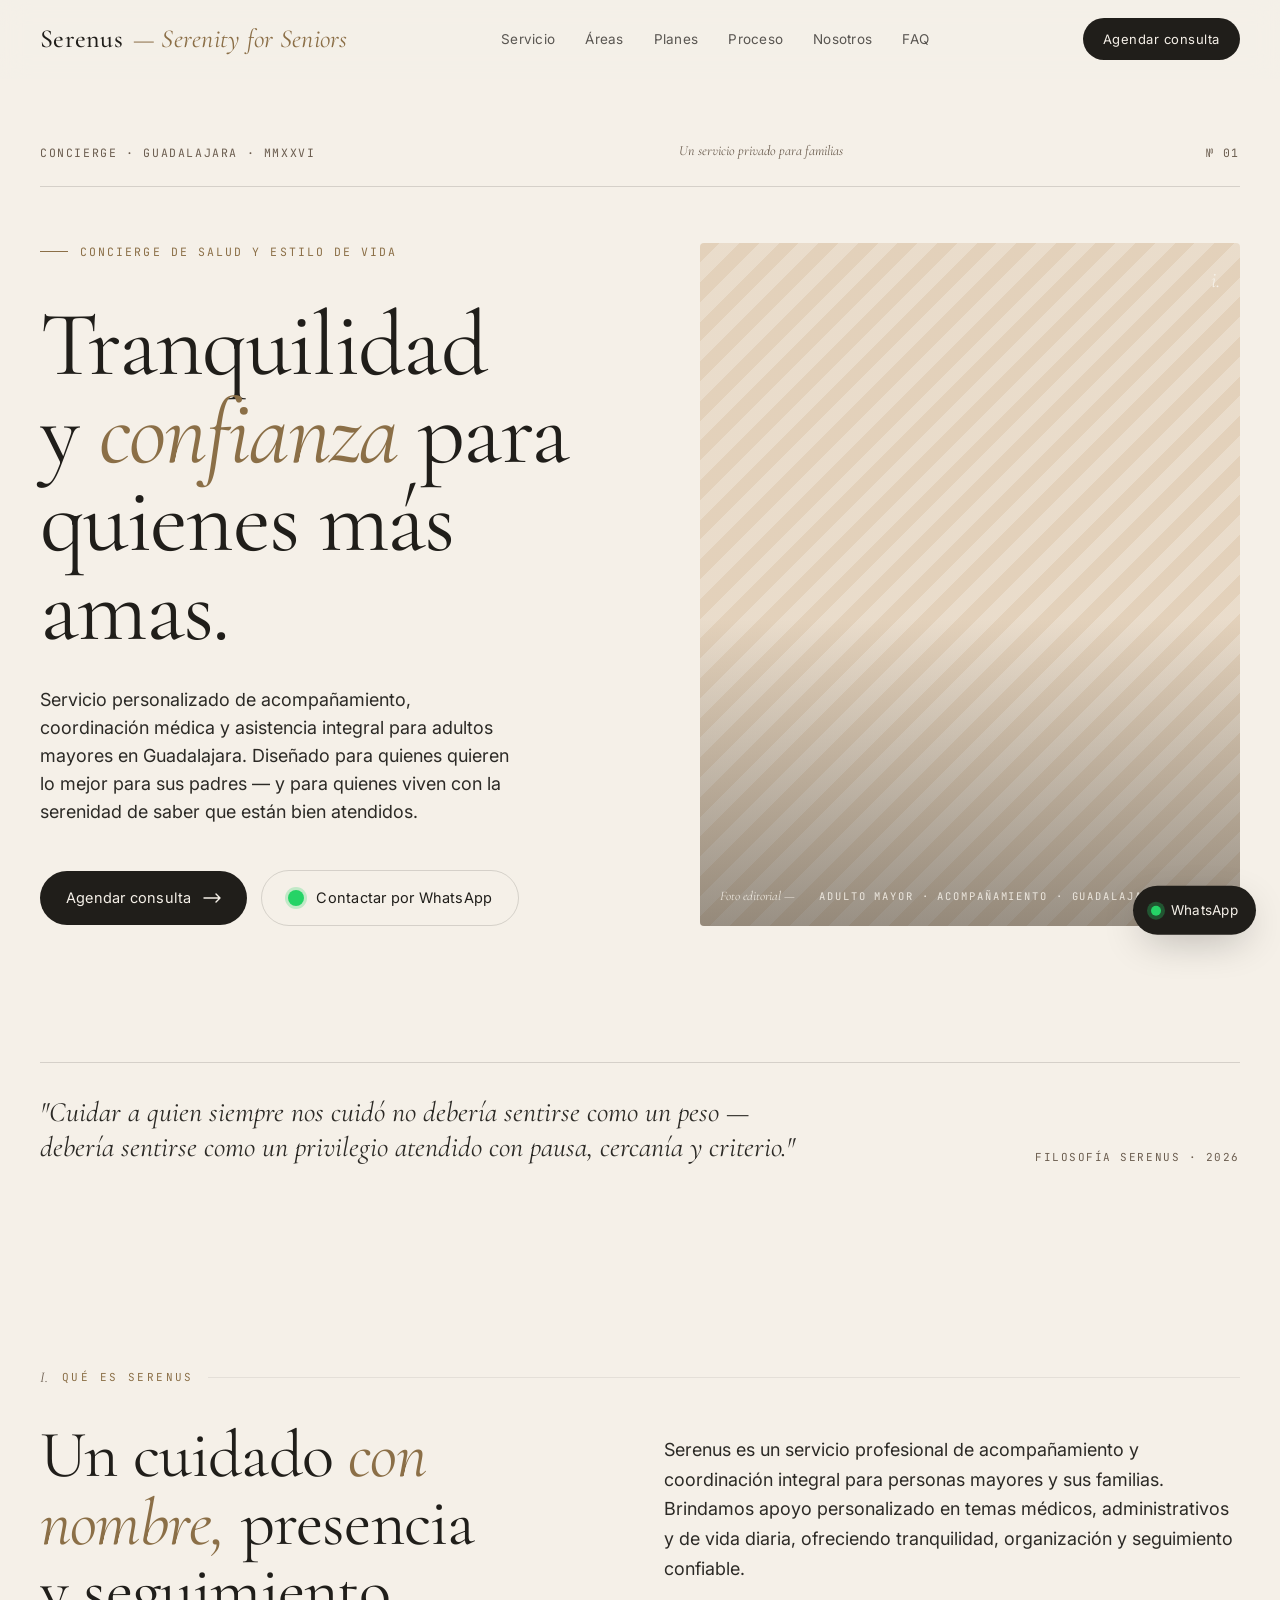
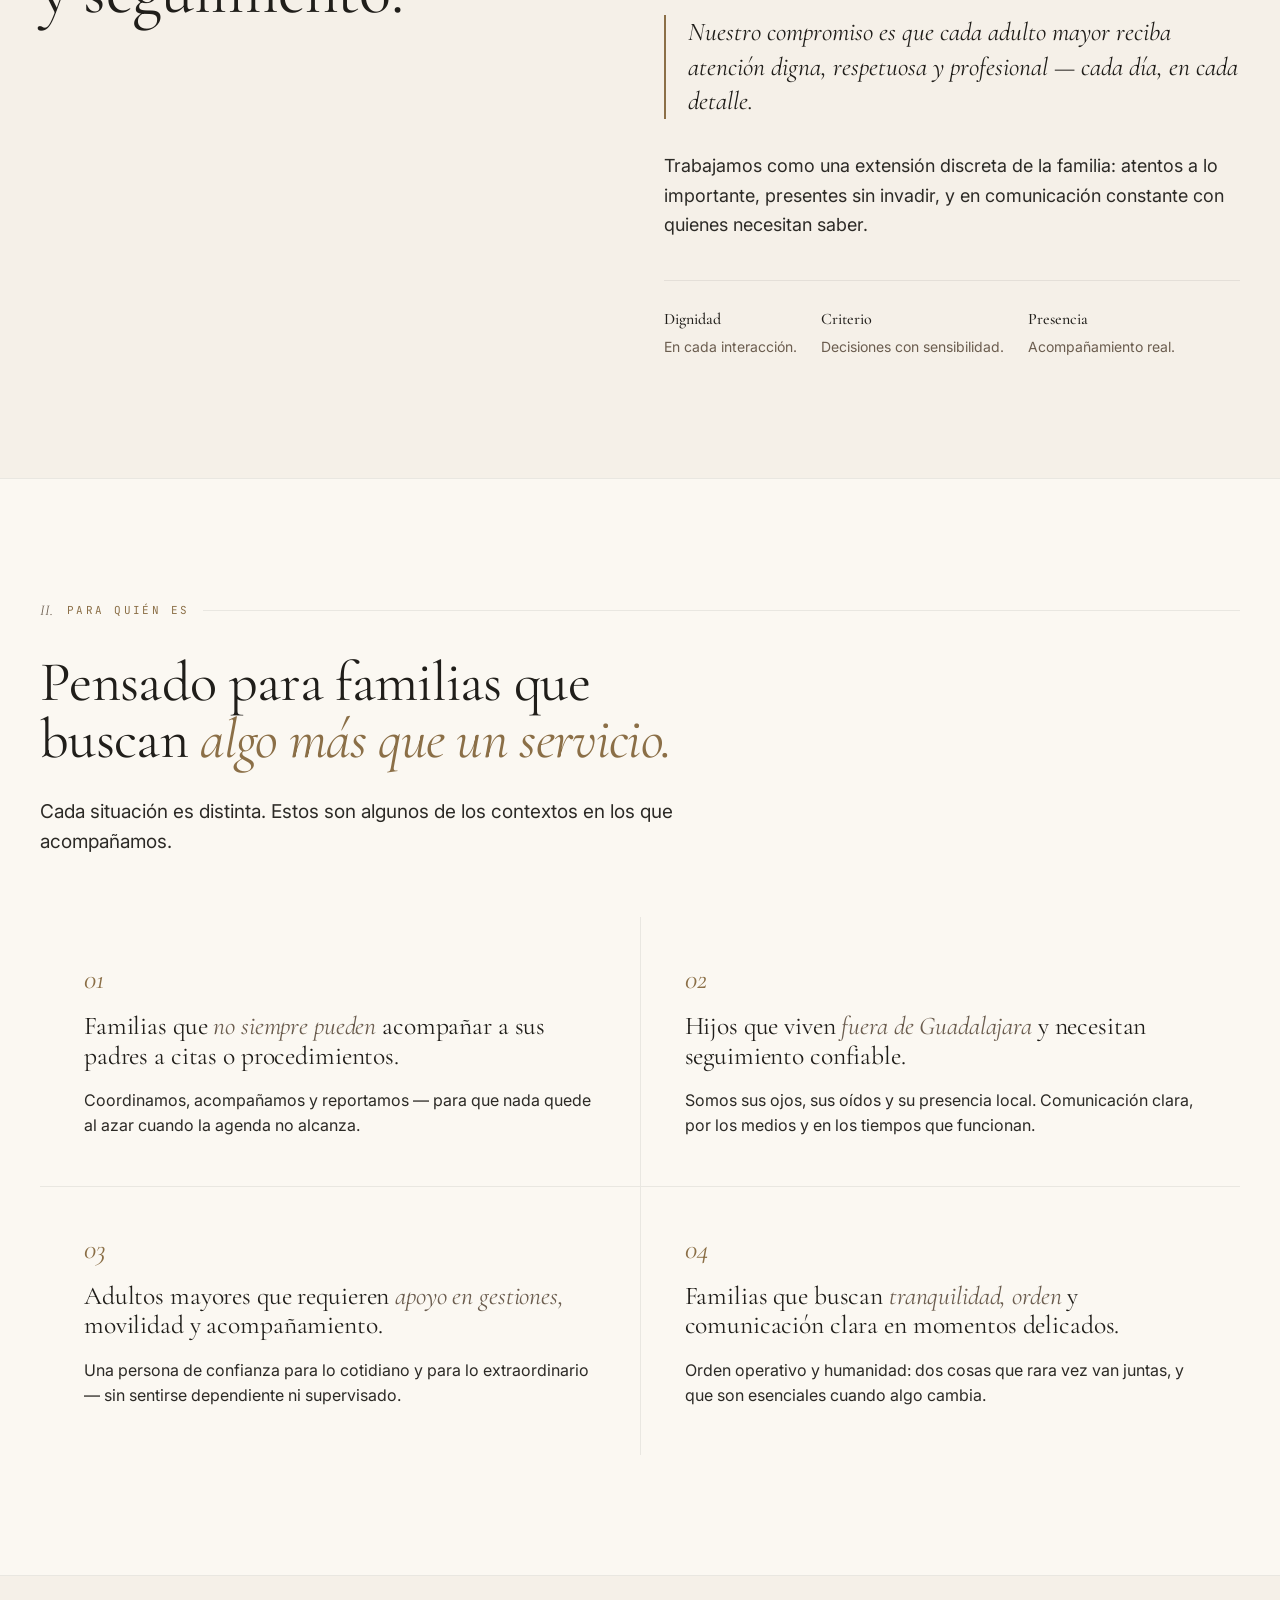
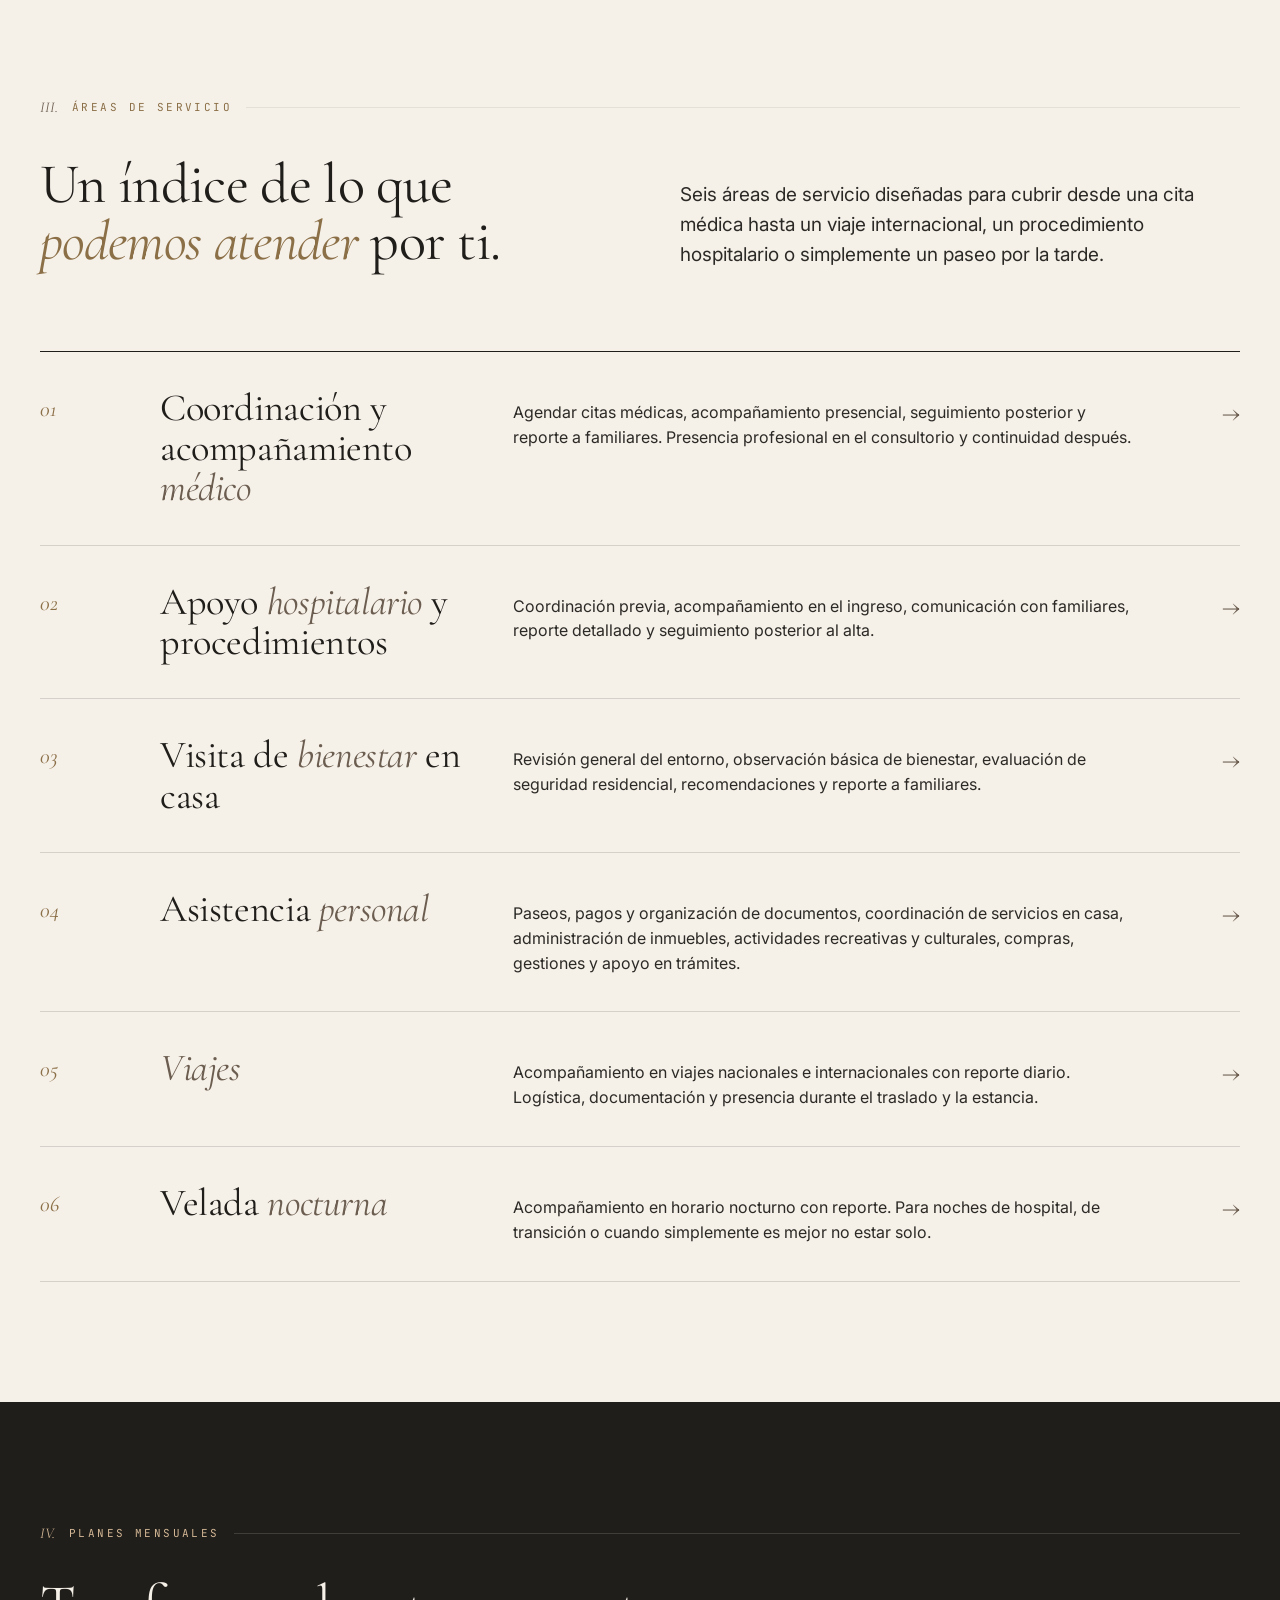
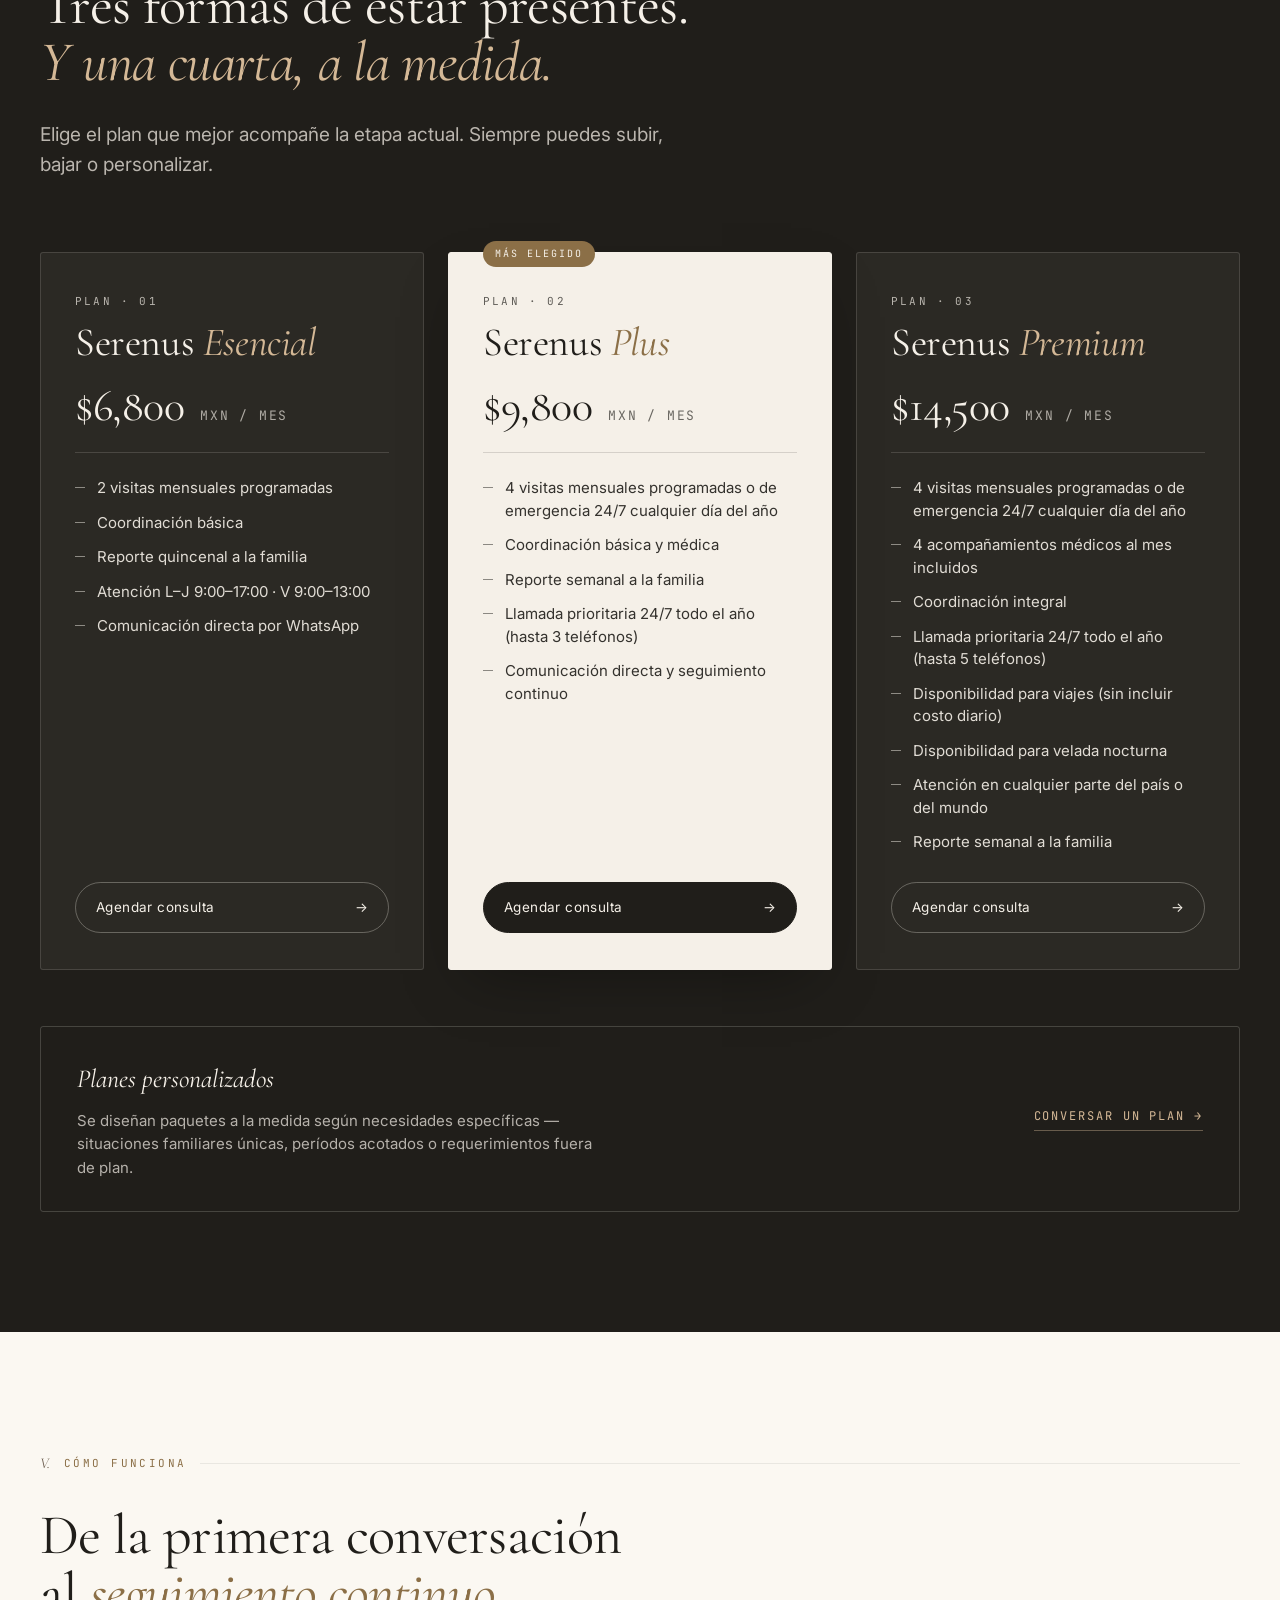
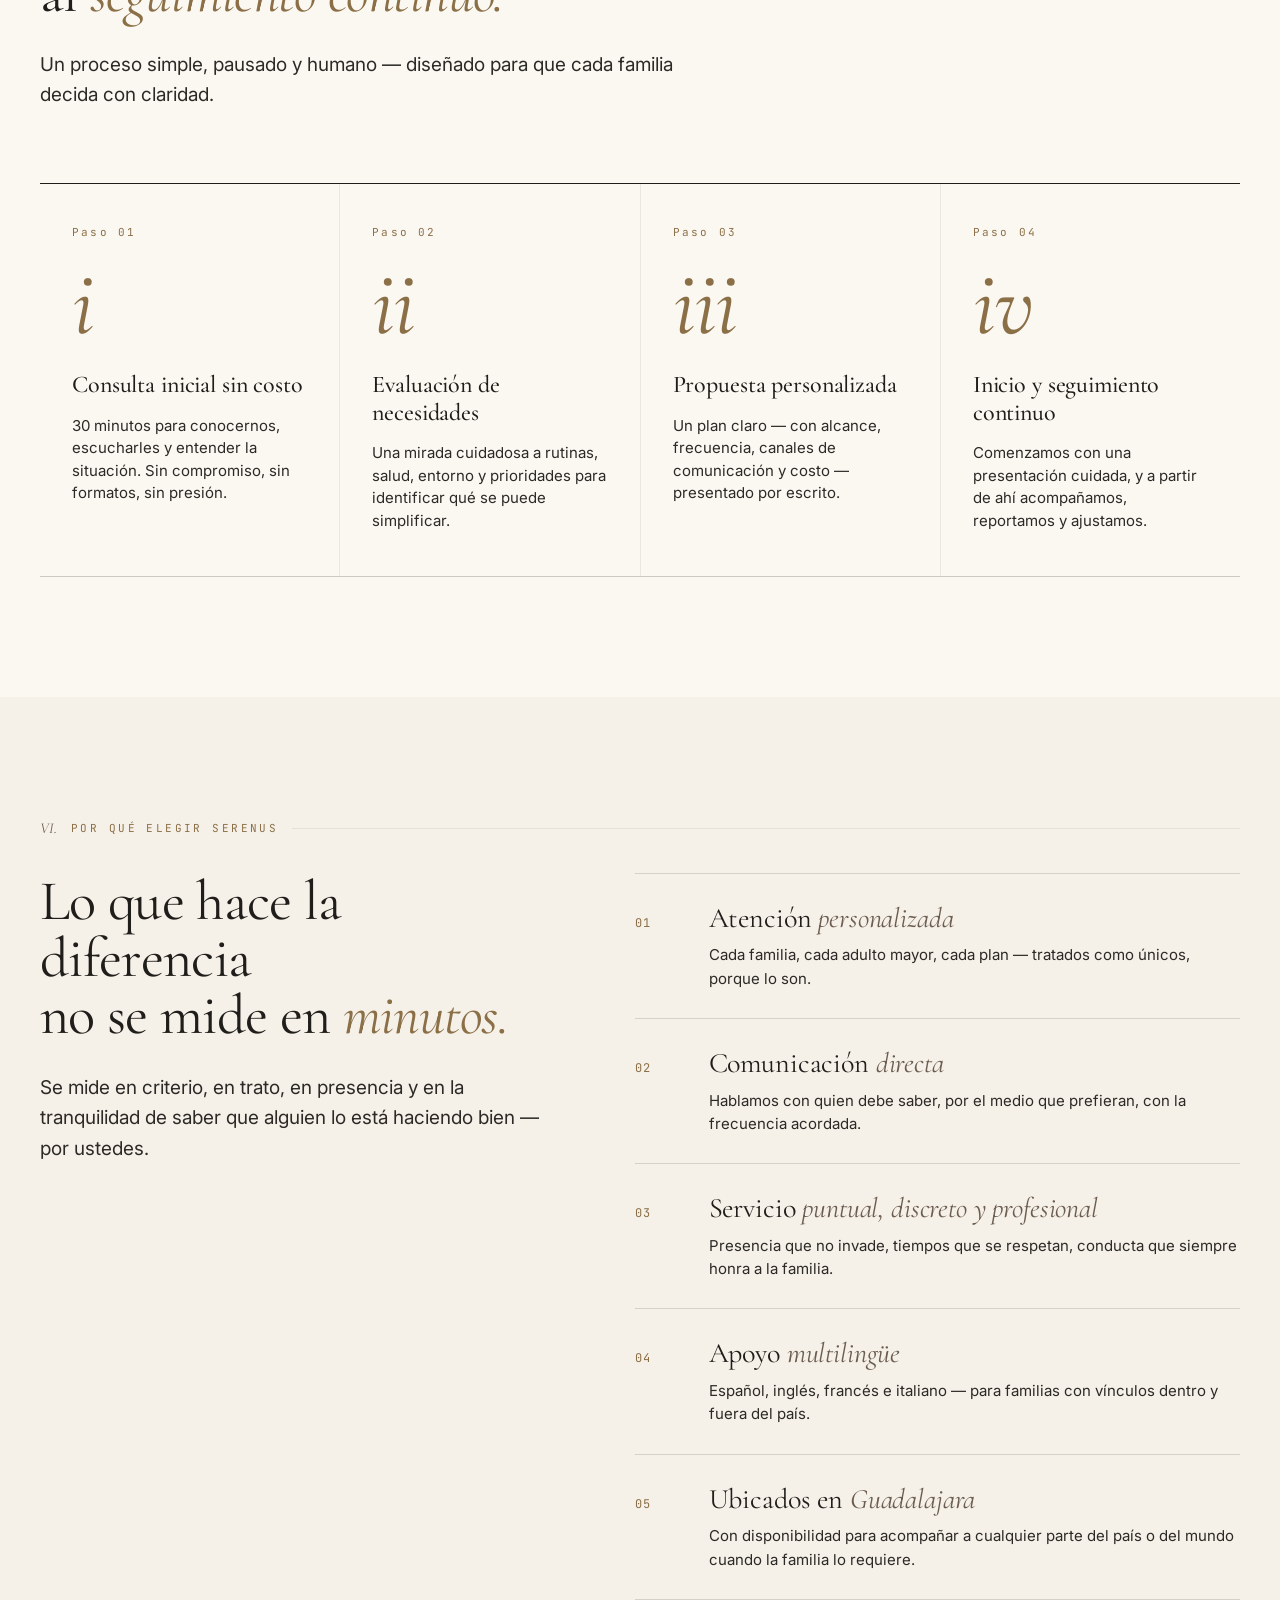
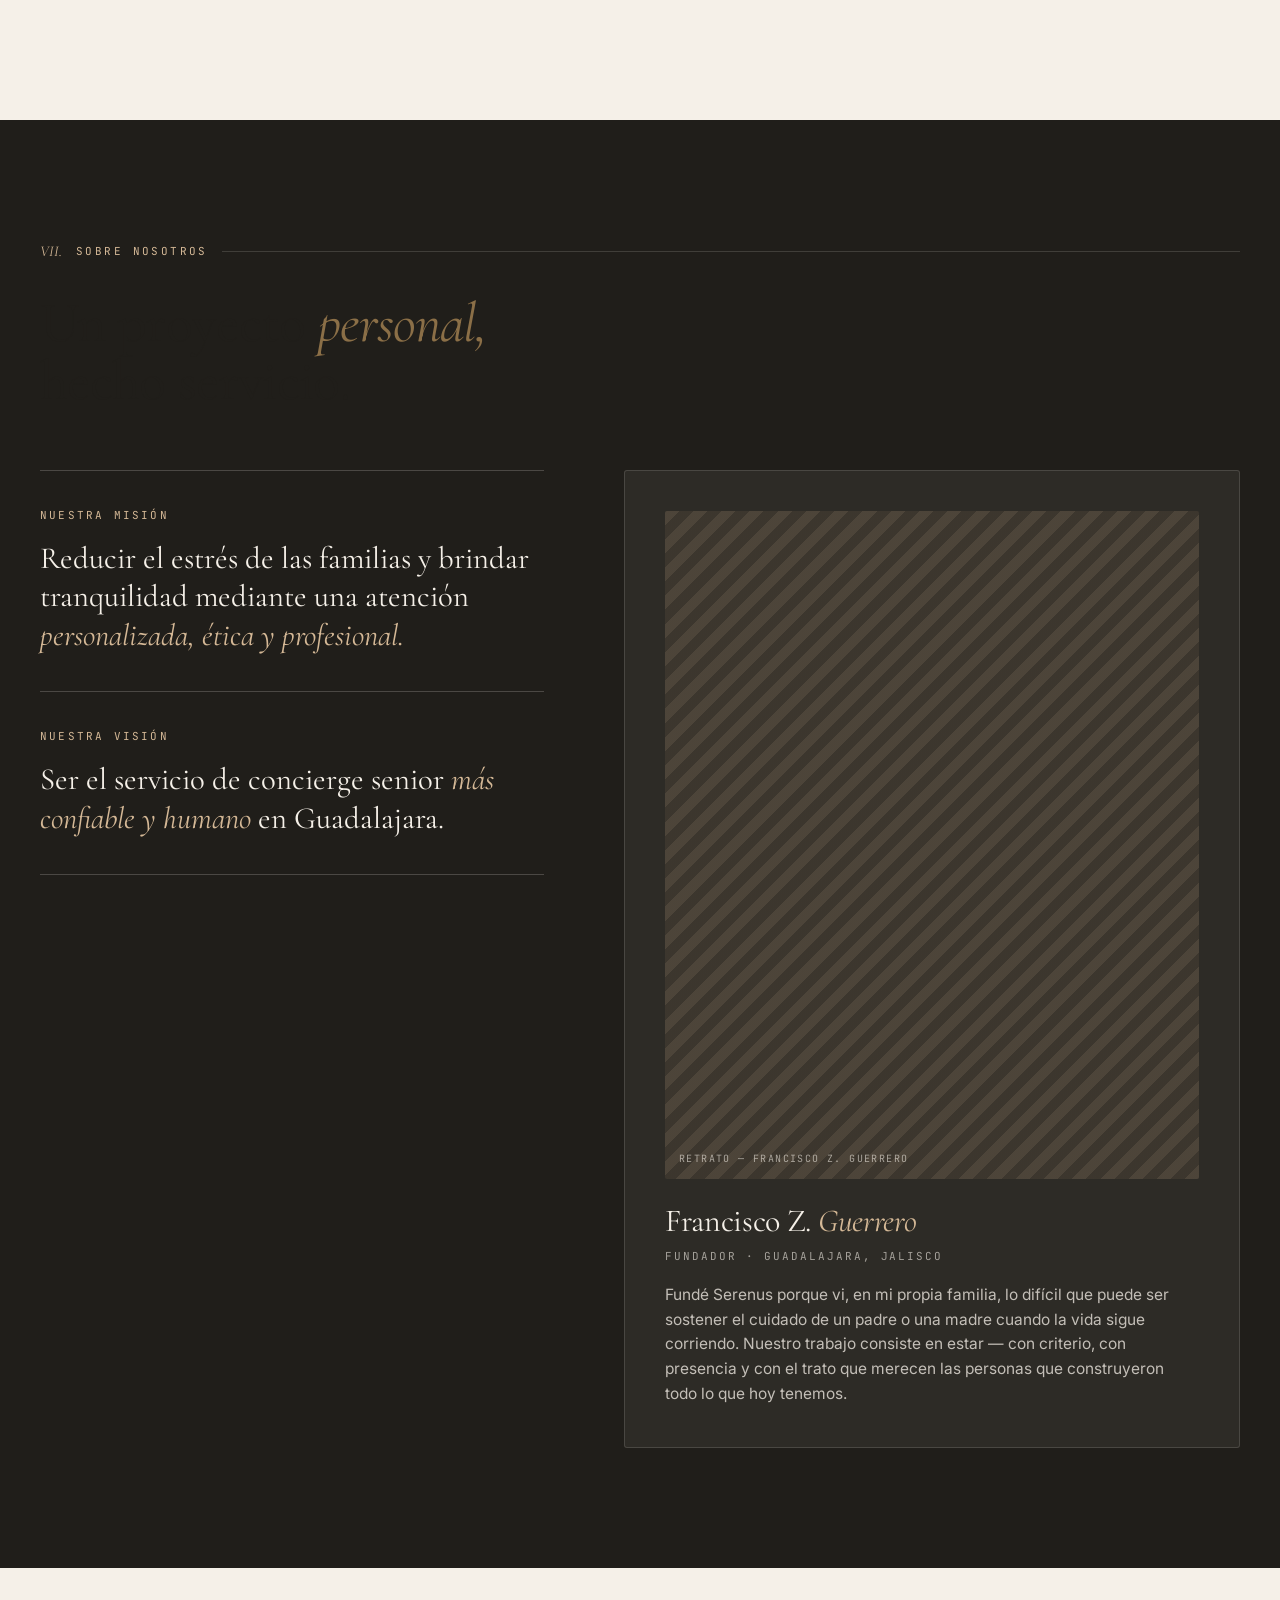
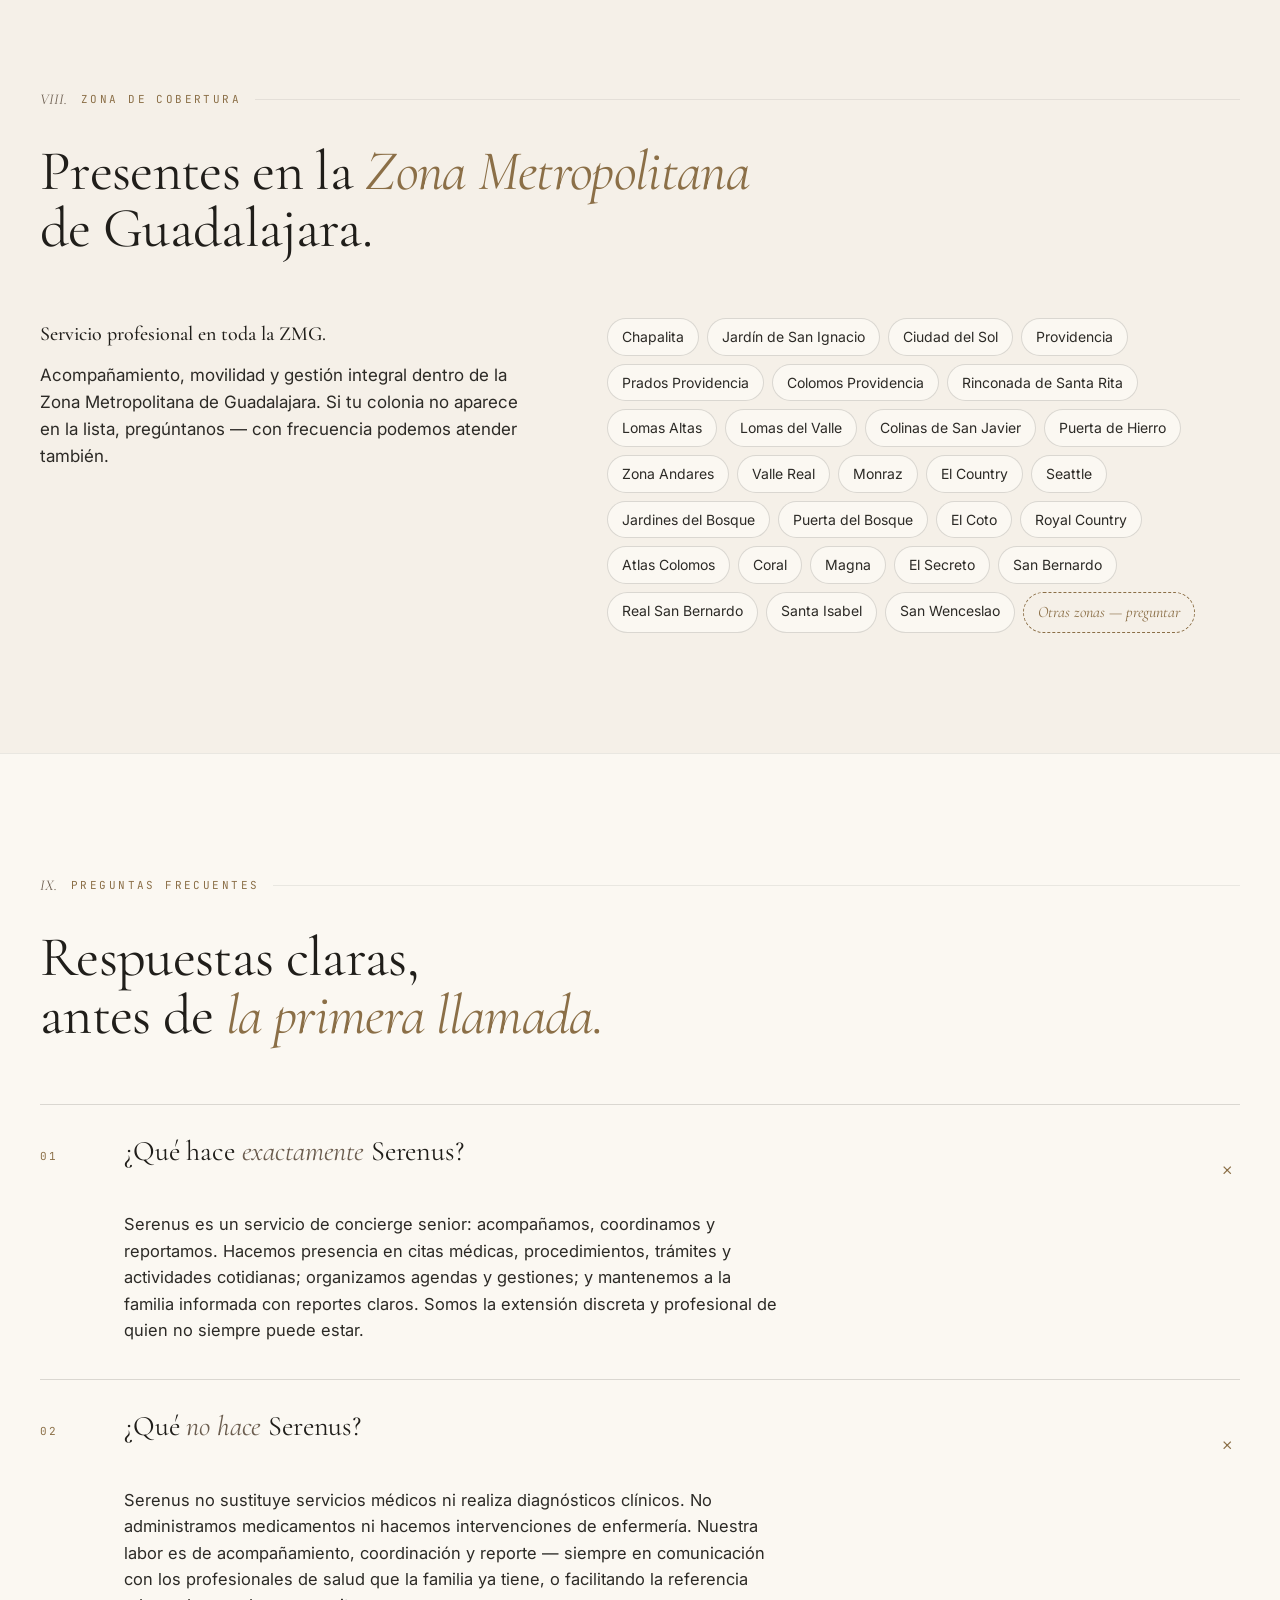
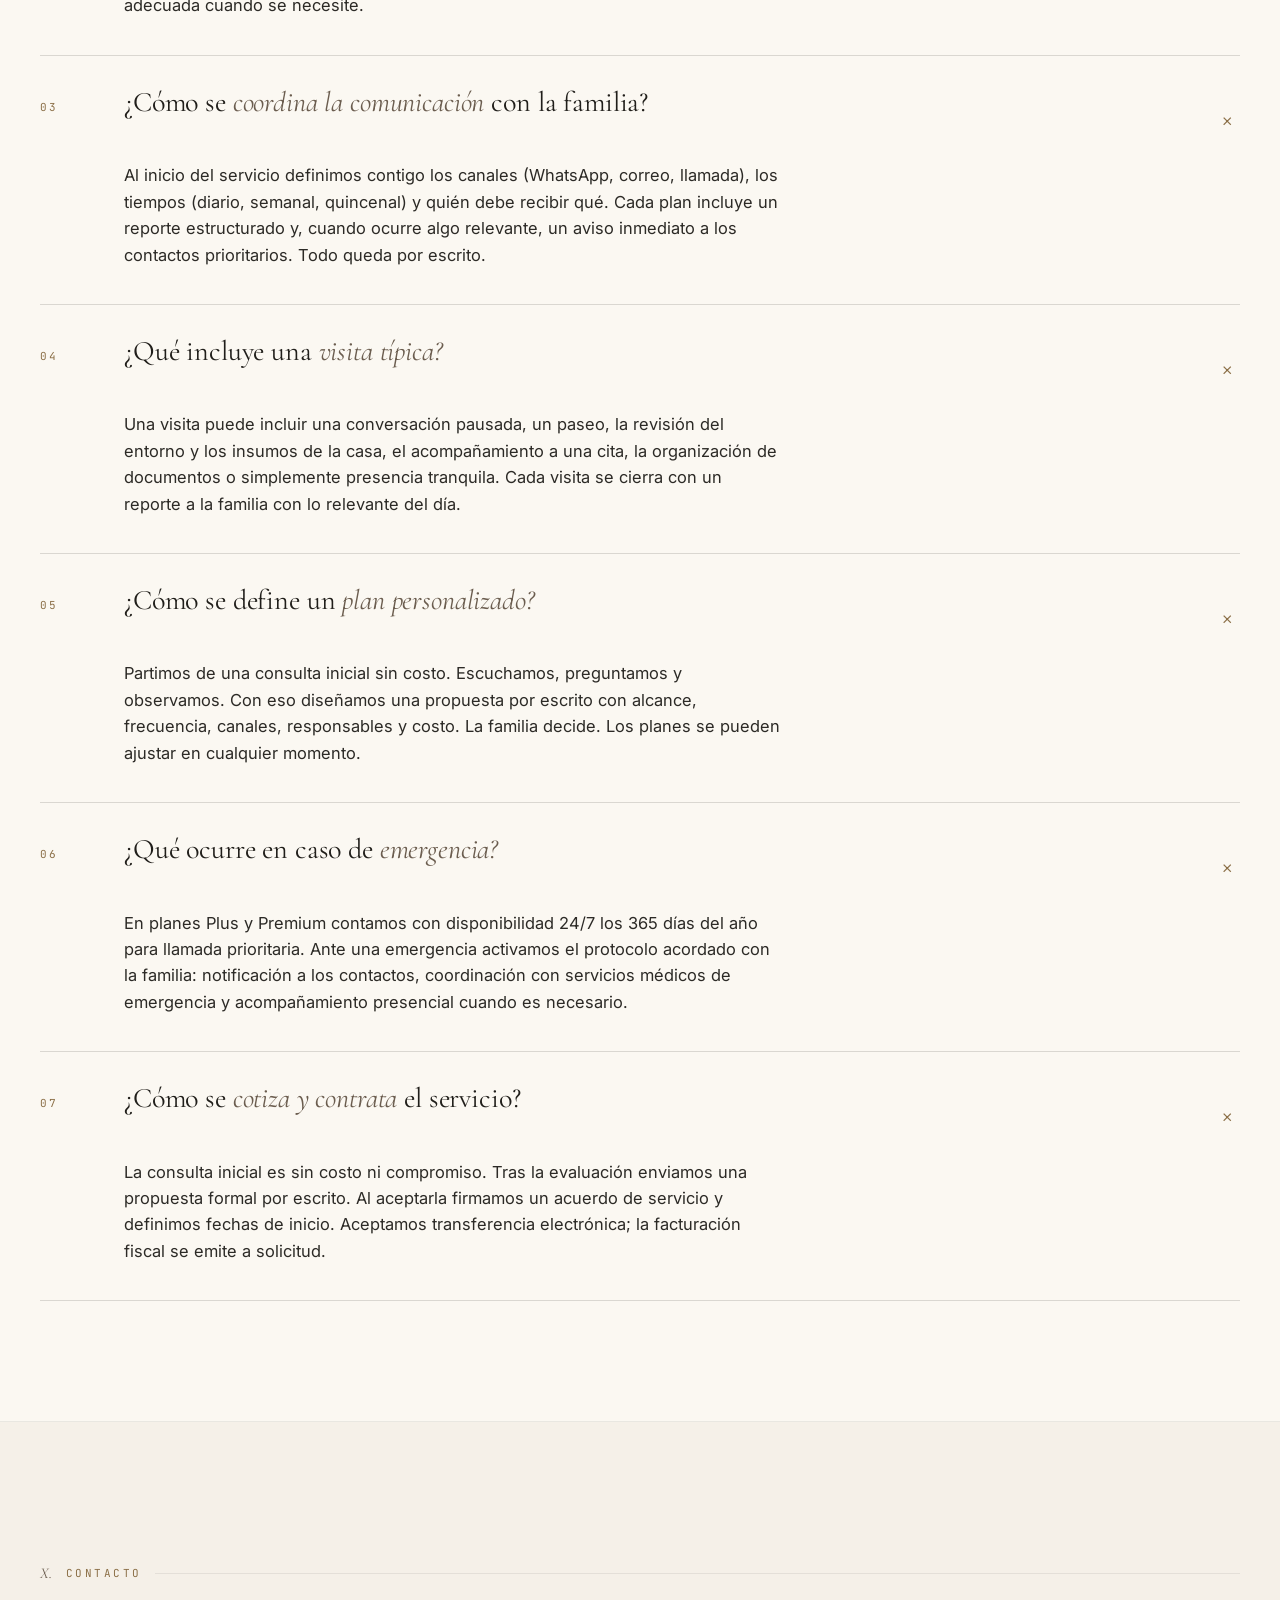
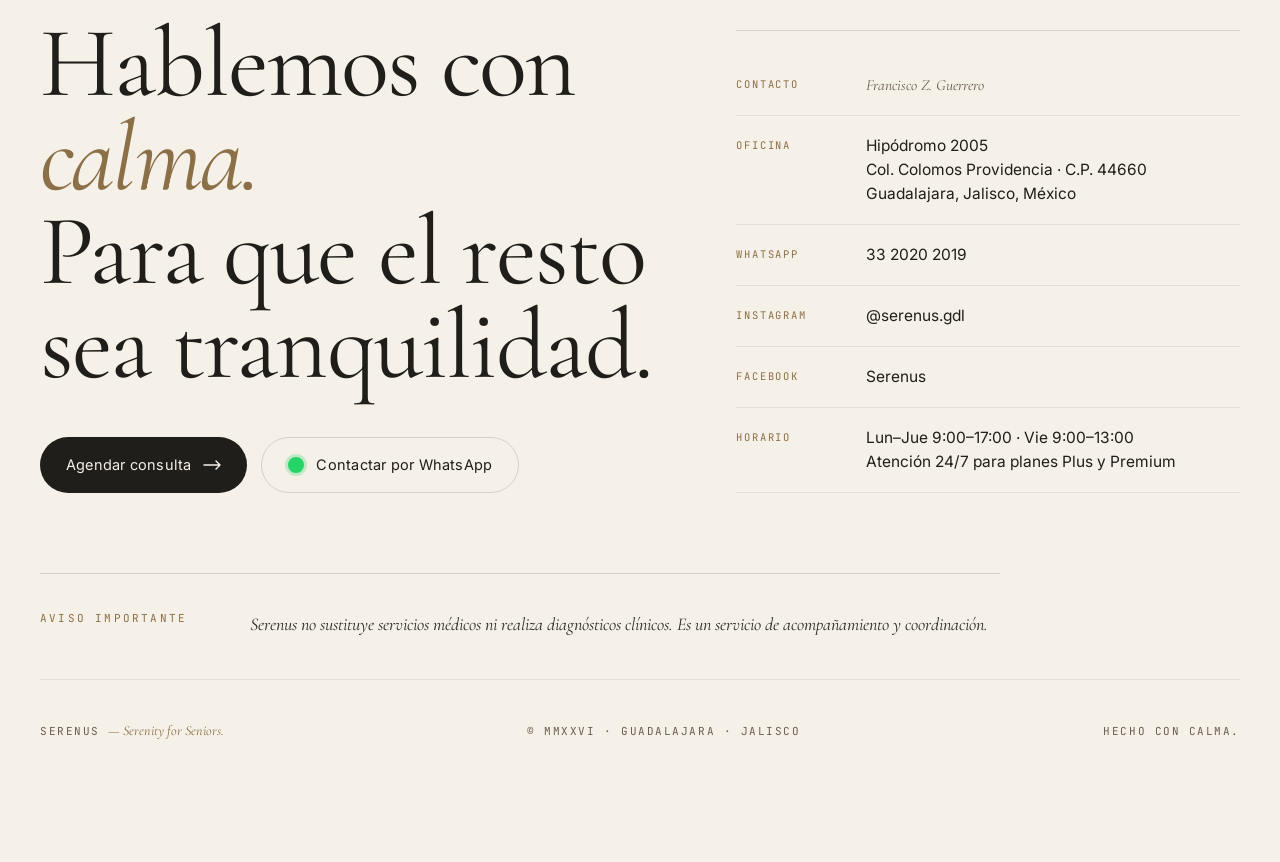
<file: project/Serenus-print.html>
<!doctype html>
<html lang="es">
<head>
<meta charset="utf-8" />
<meta name="viewport" content="width=device-width, initial-scale=1" />
<title>Serenus — Serenity for Seniors</title>
<link rel="preconnect" href="https://fonts.googleapis.com">
<link rel="preconnect" href="https://fonts.gstatic.com" crossorigin>
<link rel="stylesheet" href="https://fonts.googleapis.com/css2?family=Cormorant+Garamond:ital,wght@0,300;0,400;0,500;0,600;0,700;1,300;1,400;1,500;1,600&family=Inter:wght@300;400;500;600&family=JetBrains+Mono:wght@400;500&display=swap">
<style>
  :root{
    --cream:#F5F0E8;
    --cream-2:#EFE7D9;
    --paper:#FBF8F2;
    --ink:#201E1A;
    --ink-soft:#2C2A26;
    --taupe:#8B6F47;
    --taupe-deep:#6B5D4F;
    --sand:#D4B896;
    --sand-soft:#E6D6BE;
    --line: color-mix(in oklab, var(--ink) 15%, transparent);
    --line-soft: color-mix(in oklab, var(--ink) 8%, transparent);
    --serif:"Cormorant Garamond", "Times New Roman", serif;
    --sans:"Inter", system-ui, sans-serif;
    --mono:"JetBrains Mono", ui-monospace, monospace;
  }
  *{box-sizing:border-box; margin:0; padding:0}
  html{scroll-behavior:smooth}
  body{
    font-family:var(--sans);
    background:var(--cream);
    color:var(--ink);
    font-size:17px;
    line-height:1.55;
    font-weight:400;
    -webkit-font-smoothing:antialiased;
    text-rendering:optimizeLegibility;
  }
  a{color:inherit; text-decoration:none}
  button{font:inherit; cursor:pointer; background:none; border:none; color:inherit}
  img{max-width:100%; display:block}

  /* ========== Layout ========== */
  .wrap{ max-width: 1360px; margin: 0 auto; padding: 0 40px;}
  @media (max-width:720px){ .wrap{padding: 0 22px}}

  /* ========== NAV ========== */
  nav.top{
    position:fixed; top:0; left:0; right:0; z-index:50;
    backdrop-filter: blur(14px);
    background: color-mix(in oklab, var(--cream) 82%, transparent);
    border-bottom: 1px solid transparent;
    transition: border-color .4s ease, background .4s ease;
  }
  nav.top.scrolled{ border-bottom-color: var(--line-soft); }
  nav.top .inner{
    display:flex; align-items:center; justify-content:space-between;
    padding: 18px 40px;
    max-width: 1360px; margin: 0 auto;
  }
  .brand{
    font-family:var(--serif); font-size: 26px; letter-spacing: .01em;
    font-weight:500;
    display:flex; align-items:baseline; gap:10px;
  }
  .brand em{ font-style: italic; font-weight: 400; color: var(--taupe);}
  .brand .dot{
    width:6px; height:6px; border-radius:50%; background:var(--taupe);
    display:inline-block; margin: 0 6px 3px;
  }
  .nav-links{ display:flex; gap:30px; font-size: 13.5px; letter-spacing:.02em; color:var(--ink-soft);}
  .nav-links a{ opacity:.78; transition: opacity .2s;}
  .nav-links a:hover{opacity:1}
  .nav-cta{
    font-size:13px; letter-spacing:.04em;
    padding: 11px 20px;
    border-radius: 999px;
    background:var(--ink);
    color:var(--cream);
    transition: background .25s;
  }
  .nav-cta:hover{ background:var(--taupe);}
  @media (max-width:900px){ .nav-links{display:none} nav.top .inner{padding: 16px 22px} }

  /* ========== HERO ========== */
  .hero{
    padding: 140px 0 80px;
    position:relative;
  }
  .hero-top{
    display:flex; justify-content:space-between; align-items:flex-end;
    border-bottom:1px solid var(--line);
    padding-bottom:24px; margin-bottom: 56px;
    font-family:var(--mono); font-size:11.5px; letter-spacing:.14em; text-transform:uppercase;
    color:var(--taupe-deep);
  }
  .hero-top .issue em{ font-family:var(--serif); text-transform:none; letter-spacing:0; font-style:italic; font-size:14px;}
  .hero-grid{
    display:grid;
    grid-template-columns: 1.05fr .95fr;
    gap: 64px;
    align-items: stretch;
  }
  @media (max-width: 980px){ .hero-grid{ grid-template-columns:1fr; gap: 40px;}}

  .hero-text .kicker{
    font-family:var(--mono); font-size:11.5px; letter-spacing:.18em; text-transform:uppercase;
    color:var(--taupe); margin-bottom: 40px;
    display:flex; align-items:center; gap:12px;
  }
  .hero-text .kicker::before{
    content:""; width:28px; height:1px; background: var(--taupe);
  }
  .hero-headline{
    font-family: var(--serif);
    font-weight: 400;
    font-size: clamp(52px, 7.2vw, 108px);
    line-height: .96;
    letter-spacing:-0.018em;
    color:var(--ink);
    margin-bottom: 32px;
  }
  .hero-headline em{
    font-style: italic;
    font-weight: 400;
    color: var(--taupe);
  }
  .hero-sub{
    font-size: 18px;
    line-height:1.55;
    color: var(--ink-soft);
    max-width: 480px;
    margin-bottom: 44px;
  }
  .hero-ctas{ display:flex; gap: 14px; flex-wrap:wrap; align-items:center;}
  .btn{
    display:inline-flex; align-items:center; gap:12px;
    padding: 16px 26px; border-radius: 999px;
    font-size:14.5px; letter-spacing:.015em;
    transition: all .28s cubic-bezier(.2,.7,.2,1);
    white-space: nowrap;
    min-height: 52px;
  }
  .btn-primary{
    background: var(--ink); color: var(--cream);
  }
  .btn-primary:hover{ background: var(--taupe); transform: translateY(-1px);}
  .btn-ghost{
    background: transparent; color: var(--ink);
    border: 1px solid var(--line);
  }
  .btn-ghost:hover{ border-color: var(--ink); background: var(--paper);}
  .btn .arrow{
    width:18px; height:10px;
    transition: transform .3s;
  }
  .btn:hover .arrow{ transform: translateX(4px);}
  .btn .wa{
    width:16px; height:16px; border-radius:50%; background:#25D366; display:inline-block;
    box-shadow: 0 0 0 3px color-mix(in oklab, #25D366 25%, transparent);
  }

  /* Hero imagery */
  .hero-media{
    position:relative;
    min-height: 560px;
    border-radius: 4px;
    overflow:hidden;
    background:
      repeating-linear-gradient(135deg,
        color-mix(in oklab, var(--sand) 55%, var(--cream)) 0 14px,
        color-mix(in oklab, var(--sand) 35%, var(--cream)) 14px 28px);
  }
  .hero-media::after{
    content:"";
    position:absolute; inset:0;
    background: linear-gradient(180deg, transparent 55%, color-mix(in oklab, var(--ink) 40%, transparent));
  }
  .hero-media .tag{
    position:absolute; left:20px; bottom:20px;
    font-family:var(--mono); font-size:10.5px; letter-spacing:.18em; text-transform:uppercase;
    color: var(--cream); z-index:2; opacity:.9;
  }
  .hero-media .tag em{ font-family:var(--serif); font-style: italic; text-transform:none; letter-spacing:0; font-size:13px;}
  .hero-media .corner{
    position:absolute; top:20px; right:20px; z-index:2;
    font-family:var(--serif); font-style:italic; color:var(--cream);
    font-size: 22px;
  }
  .hero-quote{
    grid-column: 1 / -1;
    border-top:1px solid var(--line);
    margin-top: 72px; padding-top: 32px;
    display:grid; grid-template-columns: 1fr auto; gap:40px; align-items:end;
  }
  .hero-quote p{
    font-family:var(--serif); font-size: clamp(22px, 2.2vw, 32px);
    font-style:italic; font-weight: 400; line-height: 1.25;
    color: var(--ink-soft);
    max-width: 780px;
  }
  .hero-quote .sig{
    font-family:var(--mono); font-size:11px; letter-spacing:.14em; text-transform:uppercase;
    color:var(--taupe-deep); text-align:right; white-space:nowrap;
  }

  /* ========== Section scaffolding ========== */
  section{ padding: 120px 0; position:relative;}
  @media (max-width:720px){ section{padding: 80px 0}}
  .section-label{
    font-family:var(--mono); font-size: 11px; letter-spacing: .22em; text-transform: uppercase;
    color: var(--taupe); margin-bottom: 32px;
    display:flex; align-items:center; gap: 14px;
  }
  .section-label .num{
    font-family:var(--serif); font-style:italic; font-size:15px; letter-spacing:0;
    color: var(--taupe-deep);
  }
  .section-label::after{
    content:""; flex:1; height:1px; background:var(--line-soft);
  }
  .h2{
    font-family:var(--serif); font-weight: 400;
    font-size: clamp(36px, 4.4vw, 64px);
    line-height:1.02; letter-spacing:-.012em;
    max-width: 900px;
    color: var(--ink);
  }
  .h2 em{ font-style:italic; color:var(--taupe);}
  .lede{
    font-size: 19px; line-height: 1.6; color: var(--ink-soft);
    max-width: 640px;
    margin-top: 28px;
  }

  /* ========== QUÉ ES ========== */
  .que-es{
    display:grid; grid-template-columns: 1fr 1.1fr; gap: 100px;
    align-items:start;
  }
  @media (max-width: 980px){ .que-es{ grid-template-columns:1fr; gap:56px;}}
  .que-es .left .h2{ font-size: clamp(40px, 5.2vw, 76px);}
  .que-es .right{
    padding-top: 14px;
  }
  .que-es .right p{
    font-size: 18px; line-height: 1.65; color: var(--ink-soft);
    margin-bottom: 22px;
  }
  .que-es .right p.pull{
    font-family:var(--serif); font-size: clamp(22px, 2vw, 28px); font-style: italic;
    font-weight: 400; line-height: 1.35; color: var(--ink);
    border-left: 2px solid var(--taupe);
    padding-left: 22px; margin: 32px 0;
  }
  .promise{
    margin-top: 40px; padding-top:26px; border-top: 1px solid var(--line-soft);
    display:flex; gap: 24px; flex-wrap: wrap;
  }
  .promise div{ font-size:14px; color:var(--taupe-deep);}
  .promise strong{ font-family:var(--serif); font-weight:500; color:var(--ink); font-size:16px; display:block; margin-bottom:4px;}

  /* ========== PARA QUIÉN ========== */
  .para-quien{
    background: var(--paper);
    border-top: 1px solid var(--line-soft);
    border-bottom: 1px solid var(--line-soft);
  }
  .quien-grid{
    display:grid; grid-template-columns: repeat(2, 1fr); gap: 1px;
    background: var(--line-soft);
    margin-top: 60px;
  }
  @media (max-width: 720px){ .quien-grid{ grid-template-columns: 1fr}}
  .quien-card{
    background: var(--paper); padding: 48px 44px;
    display:flex; flex-direction:column; gap: 18px;
    min-height: 260px;
    transition: background .3s;
  }
  .quien-card:hover{ background: var(--cream-2);}
  .quien-card .num{
    font-family:var(--serif); font-style:italic; font-size: 28px; color: var(--taupe);
    line-height:1;
  }
  .quien-card h3{
    font-family:var(--serif); font-weight: 400;
    font-size: clamp(24px, 2vw, 32px); line-height: 1.15;
    color: var(--ink);
    letter-spacing:-.005em;
  }
  .quien-card h3 em{ font-style: italic; color: var(--taupe-deep);}
  .quien-card p{ color: var(--ink-soft); font-size: 16px; line-height: 1.55;}

  /* ========== SERVICIOS (index style) ========== */
  .servicios .intro{
    display:grid; grid-template-columns: 1fr 1fr; gap: 80px; align-items:end;
    margin-bottom: 80px;
  }
  @media (max-width: 900px){ .servicios .intro{ grid-template-columns:1fr; gap:28px;}}
  .index{
    border-top: 1px solid var(--ink);
  }
  .idx-row{
    display:grid; grid-template-columns: 80px 1fr 2fr 60px;
    gap: 40px; padding: 36px 0;
    border-bottom: 1px solid var(--line);
    align-items: start;
    cursor: pointer;
    transition: padding .3s, background .3s;
    position:relative;
  }
  @media (max-width:900px){
    .idx-row{ grid-template-columns: 50px 1fr 40px; gap: 20px;}
    .idx-row .detail{ grid-column: 2 / 3}
  }
  .idx-row:hover{ padding-left: 12px;}
  .idx-row .num{
    font-family:var(--serif); font-style: italic; font-size: 22px; color: var(--taupe); line-height:1;
    padding-top: 10px;
  }
  .idx-row .title{
    font-family: var(--serif); font-weight: 400;
    font-size: clamp(28px, 3vw, 44px); line-height: 1.05;
    color: var(--ink); letter-spacing:-.01em;
  }
  .idx-row .title em{ font-style:italic; color: var(--taupe-deep);}
  .idx-row .detail{
    font-size: 16px; color: var(--ink-soft); line-height: 1.55;
    padding-top: 12px;
  }
  @media (max-width:900px){ .idx-row .detail{ font-size:15px;}}
  .idx-row .chev{
    font-family:var(--serif); font-size:28px; color:var(--taupe-deep);
    transition: transform .3s;
    padding-top: 4px; text-align:right;
    font-style: italic;
  }
  .idx-row:hover .chev{ transform: translateX(6px);}

  /* ========== PLANES ========== */
  .planes{ background: var(--ink); color: var(--cream);}
  .planes .section-label{ color: var(--sand);}
  .planes .section-label .num{ color: var(--sand);}
  .planes .section-label::after{ background: color-mix(in oklab, var(--cream) 15%, transparent);}
  .planes .h2{ color: var(--cream);}
  .planes .h2 em{ color: var(--sand);}
  .planes .lede{ color: color-mix(in oklab, var(--cream) 72%, transparent);}

  .plan-grid{
    display: grid; grid-template-columns: repeat(3, 1fr); gap: 24px;
    margin-top: 72px;
    align-items: stretch;
  }
  @media (max-width: 980px){ .plan-grid{ grid-template-columns: 1fr; gap: 16px;}}
  .plan{
    background: color-mix(in oklab, var(--cream) 5%, transparent);
    border: 1px solid color-mix(in oklab, var(--cream) 14%, transparent);
    border-radius: 3px;
    padding: 40px 34px 36px;
    display:flex; flex-direction:column;
    transition: transform .4s cubic-bezier(.2,.7,.2,1), background .3s, border-color .3s;
    position: relative;
  }
  .plan:hover{
    background: color-mix(in oklab, var(--cream) 8%, transparent);
    border-color: color-mix(in oklab, var(--cream) 26%, transparent);
  }
  .plan.featured{
    background: var(--cream);
    color: var(--ink);
    border-color: var(--cream);
    transform: translateY(-12px);
    box-shadow: 0 24px 60px -20px rgba(0,0,0,.35);
  }
  @media (max-width: 980px){ .plan.featured{ transform:none;}}
  .plan.featured:hover{ background: var(--cream); transform: translateY(-14px);}
  @media (max-width: 980px){ .plan.featured:hover{ transform:none;}}
  .plan .ribbon{
    position:absolute; top: -12px; left: 34px;
    font-family:var(--mono); font-size: 10px; letter-spacing: .2em; text-transform:uppercase;
    background: var(--taupe); color: var(--cream);
    padding: 5px 12px; border-radius: 999px;
  }
  .plan .head{ border-bottom: 1px solid color-mix(in oklab, currentColor 15%, transparent); padding-bottom: 24px; margin-bottom:24px;}
  .plan .tier{ font-family:var(--mono); font-size:11px; letter-spacing:.2em; text-transform:uppercase; opacity:.7; margin-bottom: 12px;}
  .plan .name{
    font-family: var(--serif); font-weight:400; font-size: 40px; line-height: 1;
    letter-spacing:-.01em;
  }
  .plan .name em{ font-style: italic; color: var(--sand);}
  .plan.featured .name em{ color: var(--taupe);}
  .plan .price{
    font-family: var(--serif); font-size: 44px; line-height:1; margin-top: 22px;
    letter-spacing:-.01em;
  }
  .plan .price .m{ font-family:var(--mono); font-size: 13px; letter-spacing:.14em; text-transform:uppercase; opacity:.65; margin-left:6px;}
  .plan ul{ list-style:none; display:flex; flex-direction:column; gap: 12px; flex:1;}
  .plan li{
    font-size: 15px; line-height: 1.5;
    padding-left: 22px; position:relative;
    opacity: .9;
  }
  .plan li::before{
    content:""; position:absolute; left:0; top: 10px; width:10px; height:1px; background: currentColor; opacity:.55;
  }
  .plan .cta{
    margin-top: 28px;
    display:inline-flex; align-items:center; justify-content:space-between;
    padding: 14px 20px; border-radius: 999px;
    border: 1px solid color-mix(in oklab, currentColor 30%, transparent);
    font-size: 13.5px; letter-spacing:.03em;
    transition: all .25s;
  }
  .plan .cta:hover{ background: currentColor; color: var(--ink);}
  .plan.featured .cta{ background: var(--ink); color: var(--cream); border-color: var(--ink);}
  .plan.featured .cta:hover{ background: var(--taupe); border-color: var(--taupe);}

  .plan-footer{
    margin-top: 56px; padding: 32px 36px;
    border: 1px solid color-mix(in oklab, var(--cream) 18%, transparent);
    border-radius: 3px;
    display:flex; justify-content: space-between; align-items: center; gap: 30px; flex-wrap:wrap;
  }
  .plan-footer .t{ font-family:var(--serif); font-size: 26px; font-style:italic; color: var(--cream);}
  .plan-footer .s{ font-size:15px; color: color-mix(in oklab, var(--cream) 70%, transparent); max-width: 520px;}
  .plan-footer .link{
    font-family:var(--mono); font-size:12px; letter-spacing:.16em; text-transform:uppercase; color: var(--sand);
    border-bottom:1px solid color-mix(in oklab, var(--sand) 40%, transparent); padding-bottom:4px;
  }

  /* ========== CÓMO FUNCIONA ========== */
  .como{ background: var(--paper);}
  .steps{
    margin-top: 72px;
    display:grid; grid-template-columns: repeat(4, 1fr); gap: 1px;
    background: var(--line-soft);
    border-top: 1px solid var(--ink);
    border-bottom: 1px solid var(--line);
  }
  @media (max-width: 900px){ .steps{ grid-template-columns: repeat(2, 1fr);} }
  @media (max-width: 560px){ .steps{ grid-template-columns: 1fr;} }
  .step{
    background: var(--paper);
    padding: 40px 32px 44px;
    display:flex; flex-direction: column; gap: 16px;
    min-height: 260px;
    transition: background .3s;
  }
  .step:hover{ background: var(--cream);}
  .step .n{
    font-family:var(--mono); font-size: 11px; letter-spacing:.2em; color: var(--taupe);
  }
  .step .big{
    font-family: var(--serif); font-style: italic; font-weight: 400;
    font-size: 92px; line-height: .85; color: var(--taupe);
    letter-spacing: -.02em;
    margin-top: 8px; margin-bottom: 12px;
  }
  .step h4{ font-family:var(--serif); font-size: 24px; font-weight: 500; line-height:1.15; color: var(--ink); letter-spacing:-.005em;}
  .step p{ color: var(--ink-soft); font-size: 15px; line-height:1.5;}

  /* ========== POR QUÉ ========== */
  .porque{
    display:grid; grid-template-columns: 1fr 1.2fr; gap: 90px;
  }
  @media (max-width: 980px){ .porque{ grid-template-columns: 1fr; gap: 40px;}}
  .reasons{ display:flex; flex-direction: column;}
  .reason{
    padding: 28px 0;
    border-top: 1px solid var(--line);
    display:grid; grid-template-columns: 50px 1fr; gap: 24px; align-items: baseline;
  }
  .reason:last-child{ border-bottom: 1px solid var(--line);}
  .reason .n{ font-family:var(--mono); font-size: 12px; color: var(--taupe); letter-spacing:.15em;}
  .reason .t{
    font-family:var(--serif); font-size: clamp(22px, 2.2vw, 30px); font-weight: 400; line-height: 1.2;
    letter-spacing:-.005em;
  }
  .reason .t em{ font-style:italic; color: var(--taupe-deep);}
  .reason .d{ grid-column: 2; font-size: 15px; color: var(--ink-soft); margin-top:8px; max-width: 540px;}

  /* ========== SOBRE ========== */
  .sobre{
    background: var(--ink); color: var(--cream);
  }
  .sobre .section-label{color:var(--sand)}
  .sobre .section-label .num{color:var(--sand)}
  .sobre .section-label::after{ background: color-mix(in oklab, var(--cream) 15%, transparent);}
  .sobre-grid{
    display:grid; grid-template-columns: .9fr 1.1fr; gap: 80px;
    margin-top: 60px;
  }
  @media (max-width: 980px){ .sobre-grid{ grid-template-columns: 1fr; gap: 40px;}}
  .mision-card{
    padding: 36px 0;
    border-top: 1px solid color-mix(in oklab, var(--cream) 20%, transparent);
  }
  .mision-card:last-child{ border-bottom: 1px solid color-mix(in oklab, var(--cream) 20%, transparent);}
  .mision-card .k{
    font-family:var(--mono); font-size: 11px; letter-spacing:.2em; text-transform:uppercase; color: var(--sand);
    margin-bottom: 16px;
  }
  .mision-card p{
    font-family: var(--serif); font-size: clamp(24px, 2.4vw, 34px); line-height: 1.25;
    font-weight: 400; color: var(--cream);
  }
  .mision-card p em{ font-style: italic; color: var(--sand);}

  .founder{
    background: color-mix(in oklab, var(--cream) 6%, transparent);
    padding: 40px; border-radius: 3px;
    border: 1px solid color-mix(in oklab, var(--cream) 14%, transparent);
  }
  .founder .portrait{
    aspect-ratio: 4/5; border-radius: 2px;
    background:
      repeating-linear-gradient(135deg,
        color-mix(in oklab, var(--sand) 28%, var(--ink)) 0 10px,
        color-mix(in oklab, var(--sand) 18%, var(--ink)) 10px 20px);
    margin-bottom: 24px; position:relative; overflow:hidden;
  }
  .founder .portrait::after{
    content:"Retrato — Francisco Z. Guerrero";
    position:absolute; left:14px; bottom: 12px;
    font-family:var(--mono); font-size: 10px; letter-spacing:.14em;
    color: color-mix(in oklab, var(--cream) 60%, transparent); text-transform: uppercase;
  }
  .founder .name{
    font-family: var(--serif); font-size: 32px; font-weight: 400; letter-spacing:-.01em;
    line-height: 1.1;
  }
  .founder .name em{ font-style:italic; color:var(--sand);}
  .founder .role{
    font-family:var(--mono); font-size: 11px; letter-spacing:.18em; text-transform:uppercase;
    color: color-mix(in oklab, var(--cream) 60%, transparent);
    margin-top: 10px;
  }
  .founder .bio{
    font-size: 15.5px; line-height: 1.6; margin-top: 18px;
    color: color-mix(in oklab, var(--cream) 75%, transparent);
  }

  /* ========== COBERTURA ========== */
  .cobertura .grid{
    display: grid; grid-template-columns: 1fr 1.3fr; gap: 80px; align-items: start;
    margin-top: 60px;
  }
  @media (max-width: 980px){ .cobertura .grid{ grid-template-columns: 1fr; gap: 40px;}}
  .cobertura .intro-t{ font-size:17px; line-height:1.6; color:var(--ink-soft);}
  .cobertura .intro-t strong{ font-family:var(--serif); font-weight:500; color:var(--ink); font-size: 20px; display:block; margin-bottom:12px;}
  .zones{
    display: flex; flex-wrap: wrap; gap: 8px;
  }
  .zones .z{
    font-size: 14px; padding: 7px 14px; border-radius: 999px;
    border: 1px solid var(--line);
    color: var(--ink-soft);
    transition: all .25s;
    background: var(--paper);
  }
  .zones .z:hover{ background: var(--ink); color: var(--cream); border-color: var(--ink);}
  .zones .more{
    font-style: italic; font-family: var(--serif); font-size: 16px; color: var(--taupe); padding: 7px 14px; border:1px dashed var(--taupe); background:transparent;
  }

  /* ========== FAQ ========== */
  .faq{ background: var(--paper); border-top: 1px solid var(--line-soft); border-bottom: 1px solid var(--line-soft);}
  .faq-list{ margin-top: 60px; border-top: 1px solid var(--line);}
  .faq-item{ border-bottom: 1px solid var(--line);}
  .faq-q{
    width:100%; text-align:left;
    display:grid; grid-template-columns: 60px 1fr 40px; gap:24px; align-items: baseline;
    padding: 30px 0;
    transition: padding .3s;
  }
  .faq-q:hover{ padding-left: 8px;}
  .faq-q .n{ font-family:var(--mono); font-size: 11px; color: var(--taupe); letter-spacing:.2em;}
  .faq-q .q{
    font-family: var(--serif); font-size: clamp(22px, 2.2vw, 30px); font-weight: 400; line-height: 1.2;
    letter-spacing: -.005em; color: var(--ink);
  }
  .faq-q .q em{ font-style: italic; color: var(--taupe-deep);}
  .faq-q .pm{
    font-family: var(--serif); font-style:italic; font-size: 30px; color: var(--taupe); text-align: right;
    transition: transform .35s cubic-bezier(.2,.7,.2,1);
    align-self: center;
  }
  .faq-item.open .faq-q .pm{ transform: rotate(45deg);}
  .faq-a{
    display:grid; grid-template-rows: 0fr;
    transition: grid-template-rows .4s cubic-bezier(.2,.7,.2,1);
  }
  .faq-a > div{ overflow: hidden;}
  .faq-item.open .faq-a{ grid-template-rows: 1fr;}
  .faq-a p{
    padding: 0 80px 36px 84px;
    font-size: 16.5px; line-height: 1.6; color: var(--ink-soft);
    max-width: 820px;
  }
  @media (max-width: 720px){
    .faq-q{ grid-template-columns: 40px 1fr 30px; gap:16px;}
    .faq-a p{ padding: 0 0 28px 56px;}
  }

  /* ========== CONTACTO ========== */
  .contacto{
    padding: 140px 0 80px;
    position:relative;
  }
  .contacto-grid{
    display:grid; grid-template-columns: 1.1fr .9fr; gap: 80px;
    align-items: end;
  }
  @media (max-width: 980px){ .contacto-grid{ grid-template-columns:1fr; gap: 40px;}}
  .closer .h-big{
    font-family: var(--serif); font-weight: 400;
    font-size: clamp(56px, 7.8vw, 124px);
    line-height: .94; letter-spacing: -.018em;
  }
  .closer .h-big em{ font-style: italic; color: var(--taupe);}
  .closer .ctas{ display:flex; gap:14px; margin-top: 44px; flex-wrap:wrap;}
  .contact-info{
    padding-top: 24px;
    border-top: 1px solid var(--line);
  }
  .contact-info .row{
    display:grid; grid-template-columns: 110px 1fr; gap: 20px;
    padding: 18px 0; border-bottom: 1px solid var(--line-soft);
    font-size: 15.5px;
  }
  .contact-info .row .k{
    font-family:var(--mono); font-size: 10.5px; letter-spacing:.18em; text-transform:uppercase; color: var(--taupe); padding-top:3px;
  }
  .contact-info .row .v{ color: var(--ink); line-height: 1.55;}
  .contact-info .row .v em{ font-family:var(--serif); font-style: italic; color: var(--taupe-deep);}
  .contact-info .row a:hover{ color: var(--taupe);}

  .aviso{
    margin-top: 80px; padding-top: 36px;
    border-top: 1px solid var(--line);
    display:grid; grid-template-columns: 180px 1fr; gap: 30px;
    max-width: 960px;
  }
  @media (max-width: 720px){ .aviso{ grid-template-columns: 1fr; gap: 10px;}}
  .aviso .k{ font-family:var(--mono); font-size: 11px; letter-spacing:.2em; text-transform:uppercase; color: var(--taupe);}
  .aviso .v{ font-size: 14.5px; line-height:1.6; color: var(--ink-soft); font-style: italic; font-family:var(--serif); font-size: 18px;}

  footer.foot{
    padding: 40px 0 40px;
    border-top: 1px solid var(--line-soft);
    margin-top: 40px;
    display:flex; justify-content: space-between; align-items: baseline;
    flex-wrap: wrap; gap: 20px;
    font-family:var(--mono); font-size: 11px; letter-spacing:.14em; text-transform: uppercase;
    color: var(--taupe-deep);
  }
  footer.foot em{ font-family: var(--serif); font-style: italic; text-transform: none; letter-spacing: 0; font-size: 14px; color: var(--taupe);}

  /* ========== Sticky WhatsApp ========== */
  .sticky-wa{
    position: fixed; bottom: 24px; right: 24px; z-index: 40;
    background: var(--ink); color: var(--cream);
    padding: 14px 18px; border-radius: 999px;
    font-size: 13.5px; letter-spacing:.02em;
    display:flex; align-items:center; gap:10px;
    box-shadow: 0 12px 40px -10px rgba(0,0,0,.3);
    transition: transform .3s, background .3s;
    transform: translateY(120%);
  }
  .sticky-wa.show{ transform: translateY(0);}
  .sticky-wa:hover{ background: var(--taupe);}
  .sticky-wa .wa-dot{ width:10px; height:10px; border-radius:50%; background:#25D366; box-shadow:0 0 0 4px color-mix(in oklab,#25D366 30%, transparent); animation: pulse 2s ease-in-out infinite;}
  @keyframes pulse{ 0%,100%{opacity:1} 50%{opacity:.6}}

  /* ========== Reveal animations ========== */
  .reveal{ opacity:0; transform: translateY(24px); transition: opacity 1s cubic-bezier(.2,.7,.2,1), transform 1s cubic-bezier(.2,.7,.2,1);}
  .reveal.in{ opacity:1; transform: none;}
  .reveal.d1{ transition-delay: .08s;}
  .reveal.d2{ transition-delay: .16s;}
  .reveal.d3{ transition-delay: .24s;}
  .reveal.d4{ transition-delay: .32s;}

  /* Larger hit targets on mobile */
  @media (max-width: 720px){
    .btn{ min-height: 56px; padding: 16px 22px;}
    body{ font-size: 17px;}
    .hero{ padding: 120px 0 60px;}
  }

  ::selection{ background: var(--taupe); color: var(--cream);}

  /* ========== PRINT ========== */
  @media print {
    @page { size: A4 portrait; margin: 14mm 12mm; }

    html, body {
      background: var(--cream) !important;
      color: var(--ink) !important;
      font-size: 11pt;
      line-height: 1.45;
      -webkit-print-color-adjust: exact !important;
      print-color-adjust: exact !important;
    }
    * { -webkit-print-color-adjust: exact !important; print-color-adjust: exact !important; }

    /* Hide interactive-only chrome */
    nav.top, .sticky-wa, .nav-cta, .hero-ctas, .closer .ctas,
    .plan .cta, .plan-footer .link, .idx-row .chev, .faq-q .pm { display: none !important; }

    /* Kill animations & transitions */
    .reveal { opacity: 1 !important; transform: none !important; transition: none !important; }
    * { animation: none !important; transition: none !important; }

    /* Expand FAQ answers for print */
    .faq-a { display: block !important; grid-template-rows: none !important; }
    .faq-a > div { overflow: visible !important; }
    .faq-item .faq-a p { padding: 0 0 18px 60px !important; }
    .faq-q { padding: 14px 0 !important; cursor: default; }

    /* Tighter paddings */
    section { padding: 28px 0 !important; }
    .hero { padding: 10px 0 28px !important; }
    .wrap { padding: 0 !important; max-width: 100% !important; }

    /* Type scale for print */
    .hero-headline { font-size: 52pt !important; line-height: .96 !important; margin-bottom: 14px !important; }
    .h2 { font-size: 28pt !important; line-height: 1.05 !important; }
    .closer .h-big { font-size: 38pt !important; line-height: .98 !important; }
    .hero-sub, .lede { font-size: 11.5pt !important; }
    .section-label { margin-bottom: 14px !important; }

    /* Page breaks between sections */
    section { break-before: page; page-break-before: always; }
    header.hero { break-before: auto; page-break-before: auto; }

    /* Avoid breaking inside key blocks */
    .plan, .quien-card, .step, .reason, .faq-item, .mision-card, .founder, .idx-row, .contact-info .row
      { break-inside: avoid; page-break-inside: avoid; }

    /* Hero layout: stack for portrait page */
    .hero-grid { grid-template-columns: 1fr !important; gap: 22px !important; }
    .hero-media { min-height: 260px !important; }
    .hero-quote { grid-template-columns: 1fr !important; margin-top: 24px !important; padding-top: 18px !important; gap: 10px !important;}

    /* Sections that stack at print */
    .que-es, .porque, .cobertura .grid, .sobre-grid, .contacto-grid, .servicios .intro
      { grid-template-columns: 1fr !important; gap: 22px !important; }

    /* Plans: 3 across, remove lift/shadow */
    .plan-grid { grid-template-columns: repeat(3, 1fr) !important; gap: 10px !important; margin-top: 28px !important; }
    .plan.featured { transform: none !important; box-shadow: none !important; }
    .planes { background: var(--ink) !important; color: var(--cream) !important; }
    .plan { padding: 22px 18px !important; }
    .plan .name { font-size: 22pt !important; }
    .plan .price { font-size: 22pt !important; margin-top: 12px !important; }
    .plan li { font-size: 9.5pt !important; line-height: 1.4 !important;}

    /* Steps: 4 across */
    .steps { grid-template-columns: repeat(4, 1fr) !important; }
    .step { padding: 20px 16px !important; min-height: 0 !important; }
    .step .big { font-size: 56pt !important; }

    /* Services index: compact */
    .idx-row { grid-template-columns: 60px 1fr 1.6fr !important; padding: 18px 0 !important; gap: 20px !important; }
    .idx-row .title { font-size: 18pt !important; }
    .idx-row .detail { font-size: 10pt !important; padding-top: 6px !important; }

    /* Quién grid: 2 cols */
    .quien-grid { grid-template-columns: 1fr 1fr !important; margin-top: 24px !important; }
    .quien-card { padding: 22px 20px !important; min-height: 0 !important; }
    .quien-card h3 { font-size: 16pt !important; }

    /* Sobre */
    .sobre { background: var(--ink) !important; color: var(--cream) !important; }
    .founder .portrait { aspect-ratio: 3/2 !important; }

    /* Zones: allow wrap neatly */
    .zones .z { font-size: 9.5pt !important; padding: 4px 10px !important; }

    /* Footer */
    footer.foot { margin-top: 20px !important; padding: 14px 0 !important; }

    a { color: inherit !important; text-decoration: none !important; }
  }
</style>
</head>
<body>

<!-- ============ NAV ============ -->
<nav class="top" id="topnav">
  <div class="inner">
    <a href="#top" class="brand" aria-label="Serenus">
      Serenus <em>— Serenity for Seniors</em>
    </a>
    <div class="nav-links">
      <a href="#que-es">Servicio</a>
      <a href="#servicios">Áreas</a>
      <a href="#planes">Planes</a>
      <a href="#como">Proceso</a>
      <a href="#sobre">Nosotros</a>
      <a href="#faq">FAQ</a>
    </div>
    <a href="#contacto" class="nav-cta">Agendar consulta</a>
  </div>
</nav>

<!-- ============ HERO ============ -->
<header id="top" class="hero">
  <div class="wrap">
    <div class="hero-top">
      <span class="issue">Concierge · Guadalajara · MMXXVI</span>
      <span class="issue"><em>Un servicio privado para familias</em></span>
      <span class="issue">№ 01</span>
    </div>

    <div class="hero-grid">
      <div class="hero-text">
        <div class="kicker reveal">Concierge de salud y estilo de vida</div>
        <h1 class="hero-headline reveal d1">
          Tranquilidad<br>
          y <em>confianza</em> para<br>
          quienes más amas.
        </h1>
        <p class="hero-sub reveal d2">
          Servicio personalizado de acompañamiento, coordinación médica
          y asistencia integral para adultos mayores en Guadalajara.
          Diseñado para quienes quieren lo mejor para sus padres — y
          para quienes viven con la serenidad de saber que están bien atendidos.
        </p>
        <div class="hero-ctas reveal d3">
          <a href="#contacto" class="btn btn-primary">
            Agendar consulta
            <svg class="arrow" viewBox="0 0 18 10" fill="none" xmlns="http://www.w3.org/2000/svg"><path d="M1 5h16m0 0L13 1m4 4l-4 4" stroke="currentColor" stroke-width="1.4" stroke-linecap="round"/></svg>
          </a>
          <a href="https://wa.me/523320202019" class="btn btn-ghost">
            <span class="wa" aria-hidden="true"></span>
            Contactar por WhatsApp
          </a>
        </div>
      </div>

      <div class="hero-media reveal d2" aria-label="Imagen editorial: adulto mayor acompañado por familiar">
        <span class="corner">i.</span>
        <span class="tag"><em>Foto editorial —</em> &nbsp; ADULTO MAYOR · ACOMPAÑAMIENTO · GUADALAJARA</span>
      </div>

      <div class="hero-quote reveal d3">
        <p>"Cuidar a quien siempre nos cuidó <em>no debería sentirse como un peso</em> — debería sentirse como un privilegio atendido con pausa, cercanía y criterio."</p>
        <span class="sig">Filosofía Serenus · 2026</span>
      </div>
    </div>
  </div>
</header>

<!-- ============ QUÉ ES ============ -->
<section id="que-es">
  <div class="wrap">
    <div class="section-label"><span class="num">i.</span> Qué es Serenus</div>

    <div class="que-es">
      <div class="left reveal">
        <h2 class="h2">Un cuidado <em>con nombre,</em> presencia<br>y seguimiento.</h2>
      </div>
      <div class="right reveal d1">
        <p>
          Serenus es un servicio profesional de acompañamiento y
          coordinación integral para personas mayores y sus familias.
          Brindamos apoyo personalizado en temas médicos, administrativos
          y de vida diaria, ofreciendo tranquilidad, organización y
          seguimiento confiable.
        </p>
        <p class="pull">
          Nuestro compromiso es que cada adulto mayor reciba atención
          digna, respetuosa y profesional — cada día, en cada detalle.
        </p>
        <p>
          Trabajamos como una extensión discreta de la familia: atentos
          a lo importante, presentes sin invadir, y en comunicación
          constante con quienes necesitan saber.
        </p>

        <div class="promise">
          <div><strong>Dignidad</strong>En cada interacción.</div>
          <div><strong>Criterio</strong>Decisiones con sensibilidad.</div>
          <div><strong>Presencia</strong>Acompañamiento real.</div>
        </div>
      </div>
    </div>
  </div>
</section>

<!-- ============ PARA QUIÉN ============ -->
<section id="para-quien" class="para-quien">
  <div class="wrap">
    <div class="section-label"><span class="num">ii.</span> Para quién es</div>
    <h2 class="h2 reveal">Pensado para familias que<br>buscan <em>algo más que un servicio.</em></h2>
    <p class="lede reveal d1">
      Cada situación es distinta. Estos son algunos de los contextos en los que acompañamos.
    </p>

    <div class="quien-grid">
      <div class="quien-card reveal">
        <span class="num">01</span>
        <h3>Familias que <em>no siempre pueden</em> acompañar a sus padres a citas o procedimientos.</h3>
        <p>Coordinamos, acompañamos y reportamos — para que nada quede al azar cuando la agenda no alcanza.</p>
      </div>
      <div class="quien-card reveal d1">
        <span class="num">02</span>
        <h3>Hijos que viven <em>fuera de Guadalajara</em> y necesitan seguimiento confiable.</h3>
        <p>Somos sus ojos, sus oídos y su presencia local. Comunicación clara, por los medios y en los tiempos que funcionan.</p>
      </div>
      <div class="quien-card reveal d2">
        <span class="num">03</span>
        <h3>Adultos mayores que requieren <em>apoyo en gestiones,</em> movilidad y acompañamiento.</h3>
        <p>Una persona de confianza para lo cotidiano y para lo extraordinario — sin sentirse dependiente ni supervisado.</p>
      </div>
      <div class="quien-card reveal d3">
        <span class="num">04</span>
        <h3>Familias que buscan <em>tranquilidad, orden</em> y comunicación clara en momentos delicados.</h3>
        <p>Orden operativo y humanidad: dos cosas que rara vez van juntas, y que son esenciales cuando algo cambia.</p>
      </div>
    </div>
  </div>
</section>

<!-- ============ SERVICIOS ============ -->
<section id="servicios" class="servicios">
  <div class="wrap">
    <div class="section-label"><span class="num">iii.</span> Áreas de servicio</div>
    <div class="intro">
      <h2 class="h2 reveal">Un índice de lo que<br><em>podemos atender</em> por ti.</h2>
      <p class="lede reveal d1">
        Seis áreas de servicio diseñadas para cubrir desde una cita médica
        hasta un viaje internacional, un procedimiento hospitalario o
        simplemente un paseo por la tarde.
      </p>
    </div>

    <div class="index">
      <div class="idx-row reveal">
        <div class="num">01</div>
        <div class="title">Coordinación y acompañamiento <em>médico</em></div>
        <div class="detail">Agendar citas médicas, acompañamiento presencial, seguimiento posterior y reporte a familiares. Presencia profesional en el consultorio y continuidad después.</div>
        <div class="chev">→</div>
      </div>
      <div class="idx-row reveal">
        <div class="num">02</div>
        <div class="title">Apoyo <em>hospitalario</em> y procedimientos</div>
        <div class="detail">Coordinación previa, acompañamiento en el ingreso, comunicación con familiares, reporte detallado y seguimiento posterior al alta.</div>
        <div class="chev">→</div>
      </div>
      <div class="idx-row reveal">
        <div class="num">03</div>
        <div class="title">Visita de <em>bienestar</em> en casa</div>
        <div class="detail">Revisión general del entorno, observación básica de bienestar, evaluación de seguridad residencial, recomendaciones y reporte a familiares.</div>
        <div class="chev">→</div>
      </div>
      <div class="idx-row reveal">
        <div class="num">04</div>
        <div class="title">Asistencia <em>personal</em></div>
        <div class="detail">Paseos, pagos y organización de documentos, coordinación de servicios en casa, administración de inmuebles, actividades recreativas y culturales, compras, gestiones y apoyo en trámites.</div>
        <div class="chev">→</div>
      </div>
      <div class="idx-row reveal">
        <div class="num">05</div>
        <div class="title"><em>Viajes</em></div>
        <div class="detail">Acompañamiento en viajes nacionales e internacionales con reporte diario. Logística, documentación y presencia durante el traslado y la estancia.</div>
        <div class="chev">→</div>
      </div>
      <div class="idx-row reveal">
        <div class="num">06</div>
        <div class="title">Velada <em>nocturna</em></div>
        <div class="detail">Acompañamiento en horario nocturno con reporte. Para noches de hospital, de transición o cuando simplemente es mejor no estar solo.</div>
        <div class="chev">→</div>
      </div>
    </div>
  </div>
</section>

<!-- ============ PLANES ============ -->
<section id="planes" class="planes">
  <div class="wrap">
    <div class="section-label"><span class="num">iv.</span> Planes mensuales</div>
    <h2 class="h2 reveal">Tres formas de estar presentes.<br><em>Y una cuarta, a la medida.</em></h2>
    <p class="lede reveal d1">
      Elige el plan que mejor acompañe la etapa actual. Siempre puedes subir, bajar o personalizar.
    </p>

    <div class="plan-grid">
      <div class="plan reveal">
        <div class="head">
          <div class="tier">Plan · 01</div>
          <div class="name">Serenus <em>Esencial</em></div>
          <div class="price">$6,800 <span class="m">MXN / mes</span></div>
        </div>
        <ul>
          <li>2 visitas mensuales programadas</li>
          <li>Coordinación básica</li>
          <li>Reporte quincenal a la familia</li>
          <li>Atención L–J 9:00–17:00 · V 9:00–13:00</li>
          <li>Comunicación directa por WhatsApp</li>
        </ul>
        <a href="#contacto" class="cta"><span>Agendar consulta</span><span>→</span></a>
      </div>

      <div class="plan featured reveal d1">
        <span class="ribbon">Más elegido</span>
        <div class="head">
          <div class="tier">Plan · 02</div>
          <div class="name">Serenus <em>Plus</em></div>
          <div class="price">$9,800 <span class="m">MXN / mes</span></div>
        </div>
        <ul>
          <li>4 visitas mensuales programadas o de emergencia 24/7 cualquier día del año</li>
          <li>Coordinación básica y médica</li>
          <li>Reporte semanal a la familia</li>
          <li>Llamada prioritaria 24/7 todo el año (hasta 3 teléfonos)</li>
          <li>Comunicación directa y seguimiento continuo</li>
        </ul>
        <a href="#contacto" class="cta"><span>Agendar consulta</span><span>→</span></a>
      </div>

      <div class="plan reveal d2">
        <div class="head">
          <div class="tier">Plan · 03</div>
          <div class="name">Serenus <em>Premium</em></div>
          <div class="price">$14,500 <span class="m">MXN / mes</span></div>
        </div>
        <ul>
          <li>4 visitas mensuales programadas o de emergencia 24/7 cualquier día del año</li>
          <li>4 acompañamientos médicos al mes incluidos</li>
          <li>Coordinación integral</li>
          <li>Llamada prioritaria 24/7 todo el año (hasta 5 teléfonos)</li>
          <li>Disponibilidad para viajes (sin incluir costo diario)</li>
          <li>Disponibilidad para velada nocturna</li>
          <li>Atención en cualquier parte del país o del mundo</li>
          <li>Reporte semanal a la familia</li>
        </ul>
        <a href="#contacto" class="cta"><span>Agendar consulta</span><span>→</span></a>
      </div>
    </div>

    <div class="plan-footer reveal">
      <div>
        <div class="t">Planes <em>personalizados</em></div>
        <div class="s" style="margin-top:10px;">Se diseñan paquetes a la medida según necesidades específicas — situaciones familiares únicas, períodos acotados o requerimientos fuera de plan.</div>
      </div>
      <a href="#contacto" class="link">Conversar un plan →</a>
    </div>
  </div>
</section>

<!-- ============ CÓMO FUNCIONA ============ -->
<section id="como" class="como">
  <div class="wrap">
    <div class="section-label"><span class="num">v.</span> Cómo funciona</div>
    <h2 class="h2 reveal">De la primera conversación<br>al <em>seguimiento continuo.</em></h2>
    <p class="lede reveal d1">
      Un proceso simple, pausado y humano — diseñado para que cada familia decida con claridad.
    </p>

    <div class="steps">
      <div class="step reveal">
        <div class="n">Paso 01</div>
        <div class="big">i</div>
        <h4>Consulta inicial sin costo</h4>
        <p>30 minutos para conocernos, escucharles y entender la situación. Sin compromiso, sin formatos, sin presión.</p>
      </div>
      <div class="step reveal d1">
        <div class="n">Paso 02</div>
        <div class="big">ii</div>
        <h4>Evaluación de necesidades</h4>
        <p>Una mirada cuidadosa a rutinas, salud, entorno y prioridades para identificar qué se puede simplificar.</p>
      </div>
      <div class="step reveal d2">
        <div class="n">Paso 03</div>
        <div class="big">iii</div>
        <h4>Propuesta personalizada</h4>
        <p>Un plan claro — con alcance, frecuencia, canales de comunicación y costo — presentado por escrito.</p>
      </div>
      <div class="step reveal d3">
        <div class="n">Paso 04</div>
        <div class="big">iv</div>
        <h4>Inicio y seguimiento continuo</h4>
        <p>Comenzamos con una presentación cuidada, y a partir de ahí acompañamos, reportamos y ajustamos.</p>
      </div>
    </div>
  </div>
</section>

<!-- ============ POR QUÉ ELEGIR ============ -->
<section id="porque">
  <div class="wrap">
    <div class="section-label"><span class="num">vi.</span> Por qué elegir Serenus</div>
    <div class="porque">
      <div class="reveal">
        <h2 class="h2">Lo que hace la diferencia<br>no se mide en <em>minutos.</em></h2>
        <p class="lede">
          Se mide en criterio, en trato, en presencia y en la tranquilidad
          de saber que alguien lo está haciendo bien — por ustedes.
        </p>
      </div>

      <div class="reasons">
        <div class="reason reveal">
          <div class="n">01</div>
          <div>
            <div class="t">Atención <em>personalizada</em></div>
            <div class="d">Cada familia, cada adulto mayor, cada plan — tratados como únicos, porque lo son.</div>
          </div>
        </div>
        <div class="reason reveal d1">
          <div class="n">02</div>
          <div>
            <div class="t">Comunicación <em>directa</em></div>
            <div class="d">Hablamos con quien debe saber, por el medio que prefieran, con la frecuencia acordada.</div>
          </div>
        </div>
        <div class="reason reveal d2">
          <div class="n">03</div>
          <div>
            <div class="t">Servicio <em>puntual, discreto y profesional</em></div>
            <div class="d">Presencia que no invade, tiempos que se respetan, conducta que siempre honra a la familia.</div>
          </div>
        </div>
        <div class="reason reveal d3">
          <div class="n">04</div>
          <div>
            <div class="t">Apoyo <em>multilingüe</em></div>
            <div class="d">Español, inglés, francés e italiano — para familias con vínculos dentro y fuera del país.</div>
          </div>
        </div>
        <div class="reason reveal d4">
          <div class="n">05</div>
          <div>
            <div class="t">Ubicados en <em>Guadalajara</em></div>
            <div class="d">Con disponibilidad para acompañar a cualquier parte del país o del mundo cuando la familia lo requiere.</div>
          </div>
        </div>
      </div>
    </div>
  </div>
</section>

<!-- ============ SOBRE NOSOTROS ============ -->
<section id="sobre" class="sobre">
  <div class="wrap">
    <div class="section-label"><span class="num">vii.</span> Sobre nosotros</div>
    <h2 class="h2 reveal">Un proyecto <em>personal,</em><br>hecho servicio.</h2>

    <div class="sobre-grid">
      <div>
        <div class="mision-card reveal">
          <div class="k">Nuestra misión</div>
          <p>Reducir el estrés de las familias y brindar tranquilidad mediante una atención <em>personalizada, ética y profesional.</em></p>
        </div>
        <div class="mision-card reveal d1">
          <div class="k">Nuestra visión</div>
          <p>Ser el servicio de concierge senior <em>más confiable y humano</em> en Guadalajara.</p>
        </div>
      </div>

      <div class="founder reveal d2">
        <div class="portrait" aria-hidden="true"></div>
        <div class="name">Francisco Z. <em>Guerrero</em></div>
        <div class="role">Fundador · Guadalajara, Jalisco</div>
        <div class="bio">
          Fundé Serenus porque vi, en mi propia familia, lo difícil que puede ser
          sostener el cuidado de un padre o una madre cuando la vida sigue corriendo.
          Nuestro trabajo consiste en estar — con criterio, con presencia y con el
          trato que merecen las personas que construyeron todo lo que hoy tenemos.
        </div>
      </div>
    </div>
  </div>
</section>

<!-- ============ COBERTURA ============ -->
<section id="cobertura" class="cobertura">
  <div class="wrap">
    <div class="section-label"><span class="num">viii.</span> Zona de cobertura</div>
    <h2 class="h2 reveal">Presentes en la <em>Zona Metropolitana</em><br>de Guadalajara.</h2>

    <div class="grid">
      <div class="intro-t reveal">
        <strong>Servicio profesional en toda la ZMG.</strong>
        Acompañamiento, movilidad y gestión integral dentro de la Zona Metropolitana
        de Guadalajara. Si tu colonia no aparece en la lista, pregúntanos —
        con frecuencia podemos atender también.
      </div>
      <div class="zones reveal d1">
        <span class="z">Chapalita</span>
        <span class="z">Jardín de San Ignacio</span>
        <span class="z">Ciudad del Sol</span>
        <span class="z">Providencia</span>
        <span class="z">Prados Providencia</span>
        <span class="z">Colomos Providencia</span>
        <span class="z">Rinconada de Santa Rita</span>
        <span class="z">Lomas Altas</span>
        <span class="z">Lomas del Valle</span>
        <span class="z">Colinas de San Javier</span>
        <span class="z">Puerta de Hierro</span>
        <span class="z">Zona Andares</span>
        <span class="z">Valle Real</span>
        <span class="z">Monraz</span>
        <span class="z">El Country</span>
        <span class="z">Seattle</span>
        <span class="z">Jardines del Bosque</span>
        <span class="z">Puerta del Bosque</span>
        <span class="z">El Coto</span>
        <span class="z">Royal Country</span>
        <span class="z">Atlas Colomos</span>
        <span class="z">Coral</span>
        <span class="z">Magna</span>
        <span class="z">El Secreto</span>
        <span class="z">San Bernardo</span>
        <span class="z">Real San Bernardo</span>
        <span class="z">Santa Isabel</span>
        <span class="z">San Wenceslao</span>
        <span class="z more">Otras zonas — preguntar</span>
      </div>
    </div>
  </div>
</section>

<!-- ============ FAQ ============ -->
<section id="faq" class="faq">
  <div class="wrap">
    <div class="section-label"><span class="num">ix.</span> Preguntas frecuentes</div>
    <h2 class="h2 reveal">Respuestas claras,<br>antes de <em>la primera llamada.</em></h2>

    <div class="faq-list">
      <div class="faq-item">
        <button class="faq-q"><span class="n">01</span><span class="q">¿Qué hace <em>exactamente</em> Serenus?</span><span class="pm">+</span></button>
        <div class="faq-a"><div><p>Serenus es un servicio de concierge senior: acompañamos, coordinamos y reportamos. Hacemos presencia en citas médicas, procedimientos, trámites y actividades cotidianas; organizamos agendas y gestiones; y mantenemos a la familia informada con reportes claros. Somos la extensión discreta y profesional de quien no siempre puede estar.</p></div></div>
      </div>
      <div class="faq-item">
        <button class="faq-q"><span class="n">02</span><span class="q">¿Qué <em>no hace</em> Serenus?</span><span class="pm">+</span></button>
        <div class="faq-a"><div><p>Serenus no sustituye servicios médicos ni realiza diagnósticos clínicos. No administramos medicamentos ni hacemos intervenciones de enfermería. Nuestra labor es de acompañamiento, coordinación y reporte — siempre en comunicación con los profesionales de salud que la familia ya tiene, o facilitando la referencia adecuada cuando se necesite.</p></div></div>
      </div>
      <div class="faq-item">
        <button class="faq-q"><span class="n">03</span><span class="q">¿Cómo se <em>coordina la comunicación</em> con la familia?</span><span class="pm">+</span></button>
        <div class="faq-a"><div><p>Al inicio del servicio definimos contigo los canales (WhatsApp, correo, llamada), los tiempos (diario, semanal, quincenal) y quién debe recibir qué. Cada plan incluye un reporte estructurado y, cuando ocurre algo relevante, un aviso inmediato a los contactos prioritarios. Todo queda por escrito.</p></div></div>
      </div>
      <div class="faq-item">
        <button class="faq-q"><span class="n">04</span><span class="q">¿Qué incluye una <em>visita típica?</em></span><span class="pm">+</span></button>
        <div class="faq-a"><div><p>Una visita puede incluir una conversación pausada, un paseo, la revisión del entorno y los insumos de la casa, el acompañamiento a una cita, la organización de documentos o simplemente presencia tranquila. Cada visita se cierra con un reporte a la familia con lo relevante del día.</p></div></div>
      </div>
      <div class="faq-item">
        <button class="faq-q"><span class="n">05</span><span class="q">¿Cómo se define un <em>plan personalizado?</em></span><span class="pm">+</span></button>
        <div class="faq-a"><div><p>Partimos de una consulta inicial sin costo. Escuchamos, preguntamos y observamos. Con eso diseñamos una propuesta por escrito con alcance, frecuencia, canales, responsables y costo. La familia decide. Los planes se pueden ajustar en cualquier momento.</p></div></div>
      </div>
      <div class="faq-item">
        <button class="faq-q"><span class="n">06</span><span class="q">¿Qué ocurre en caso de <em>emergencia?</em></span><span class="pm">+</span></button>
        <div class="faq-a"><div><p>En planes Plus y Premium contamos con disponibilidad 24/7 los 365 días del año para llamada prioritaria. Ante una emergencia activamos el protocolo acordado con la familia: notificación a los contactos, coordinación con servicios médicos de emergencia y acompañamiento presencial cuando es necesario.</p></div></div>
      </div>
      <div class="faq-item">
        <button class="faq-q"><span class="n">07</span><span class="q">¿Cómo se <em>cotiza y contrata</em> el servicio?</span><span class="pm">+</span></button>
        <div class="faq-a"><div><p>La consulta inicial es sin costo ni compromiso. Tras la evaluación enviamos una propuesta formal por escrito. Al aceptarla firmamos un acuerdo de servicio y definimos fechas de inicio. Aceptamos transferencia electrónica; la facturación fiscal se emite a solicitud.</p></div></div>
      </div>
    </div>
  </div>
</section>

<!-- ============ CONTACTO / CIERRE ============ -->
<section id="contacto" class="contacto">
  <div class="wrap">
    <div class="section-label"><span class="num">x.</span> Contacto</div>

    <div class="contacto-grid">
      <div class="closer">
        <h2 class="h-big reveal">Hablemos con <em>calma.</em><br>Para que el resto<br>sea tranquilidad.</h2>
        <div class="ctas reveal d1">
          <a href="https://wa.me/523320202019?text=Hola%20Serenus,%20me%20gustar%C3%ADa%20agendar%20una%20consulta." class="btn btn-primary">
            Agendar consulta
            <svg class="arrow" viewBox="0 0 18 10" fill="none"><path d="M1 5h16m0 0L13 1m4 4l-4 4" stroke="currentColor" stroke-width="1.4" stroke-linecap="round"/></svg>
          </a>
          <a href="https://wa.me/523320202019" class="btn btn-ghost">
            <span class="wa" aria-hidden="true"></span>
            Contactar por WhatsApp
          </a>
        </div>
      </div>

      <div class="contact-info reveal d2">
        <div class="row">
          <span class="k">Contacto</span>
          <span class="v"><em>Francisco Z. Guerrero</em></span>
        </div>
        <div class="row">
          <span class="k">Oficina</span>
          <span class="v">Hipódromo 2005<br>Col. Colomos Providencia · C.P. 44660<br>Guadalajara, Jalisco, México</span>
        </div>
        <div class="row">
          <span class="k">WhatsApp</span>
          <span class="v"><a href="https://wa.me/523320202019">33 2020 2019</a></span>
        </div>
        <div class="row">
          <span class="k">Instagram</span>
          <span class="v"><a href="#">@serenus.gdl</a></span>
        </div>
        <div class="row">
          <span class="k">Facebook</span>
          <span class="v"><a href="#">Serenus</a></span>
        </div>
        <div class="row">
          <span class="k">Horario</span>
          <span class="v">Lun–Jue 9:00–17:00 · Vie 9:00–13:00<br>Atención 24/7 para planes Plus y Premium</span>
        </div>
      </div>
    </div>

    <div class="aviso reveal">
      <div class="k">Aviso importante</div>
      <div class="v">Serenus no sustituye servicios médicos ni realiza diagnósticos clínicos. Es un servicio de acompañamiento y coordinación.</div>
    </div>

    <footer class="foot">
      <div>Serenus <em>— Serenity for Seniors.</em></div>
      <div>© MMXXVI · Guadalajara · Jalisco</div>
      <div>Hecho con calma.</div>
    </footer>
  </div>
</section>

<!-- Sticky WhatsApp -->
<a href="https://wa.me/523320202019" class="sticky-wa" id="stickyWa">
  <span class="wa-dot" aria-hidden="true"></span>
  WhatsApp
</a>

<script>
  // Nav shadow on scroll
  const nav = document.getElementById('topnav');
  const sticky = document.getElementById('stickyWa');
  window.addEventListener('scroll', () => {
    const y = window.scrollY;
    nav.classList.toggle('scrolled', y > 20);
    sticky.classList.toggle('show', y > 600);
  });

  // Reveal on scroll
  const io = new IntersectionObserver((entries) => {
    entries.forEach(e => { if (e.isIntersecting){ e.target.classList.add('in'); io.unobserve(e.target);} });
  }, { threshold: 0.12, rootMargin: '0px 0px -60px 0px' });
  document.querySelectorAll('.reveal').forEach(el => io.observe(el));

  // FAQ accordion
  document.querySelectorAll('.faq-item').forEach(item => {
    const q = item.querySelector('.faq-q');
    q.addEventListener('click', () => {
      const isOpen = item.classList.contains('open');
      // Close others (optional — feels more editorial)
      document.querySelectorAll('.faq-item.open').forEach(o => { if (o !== item) o.classList.remove('open');});
      item.classList.toggle('open', !isOpen);
    });
  });

  // Open first FAQ by default
  document.querySelector('.faq-item')?.classList.add('open');

  // Auto-print once fonts + layout are ready
  (async () => {
    try {
      // Open every FAQ so answers print
      document.querySelectorAll('.faq-item').forEach(i => i.classList.add('open'));
      // Force all reveals visible
      document.querySelectorAll('.reveal').forEach(el => el.classList.add('in'));
      if (document.fonts && document.fonts.ready) {
        await document.fonts.ready;
      }
      await new Promise(r => setTimeout(r, 600));
      window.print();
    } catch (e) { window.print(); }
  })();
</script>

</body>
</html>
</file>
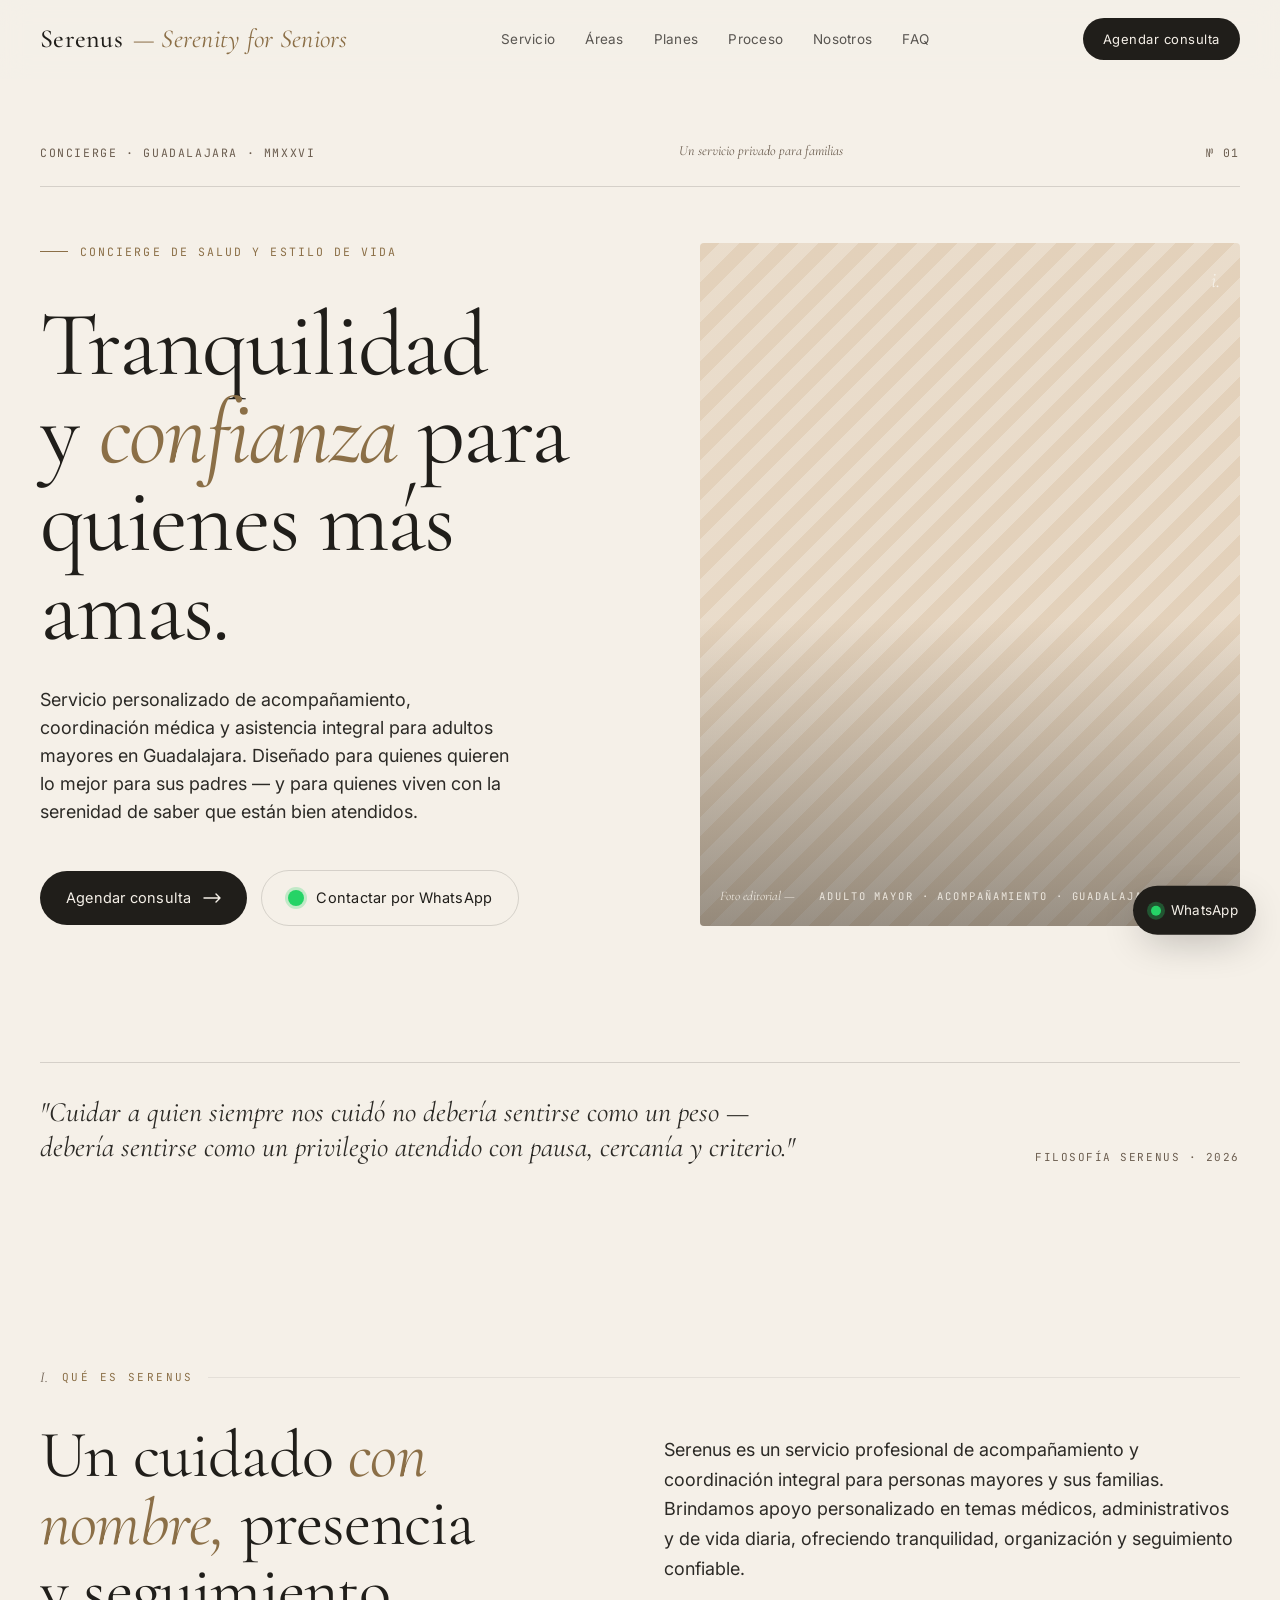
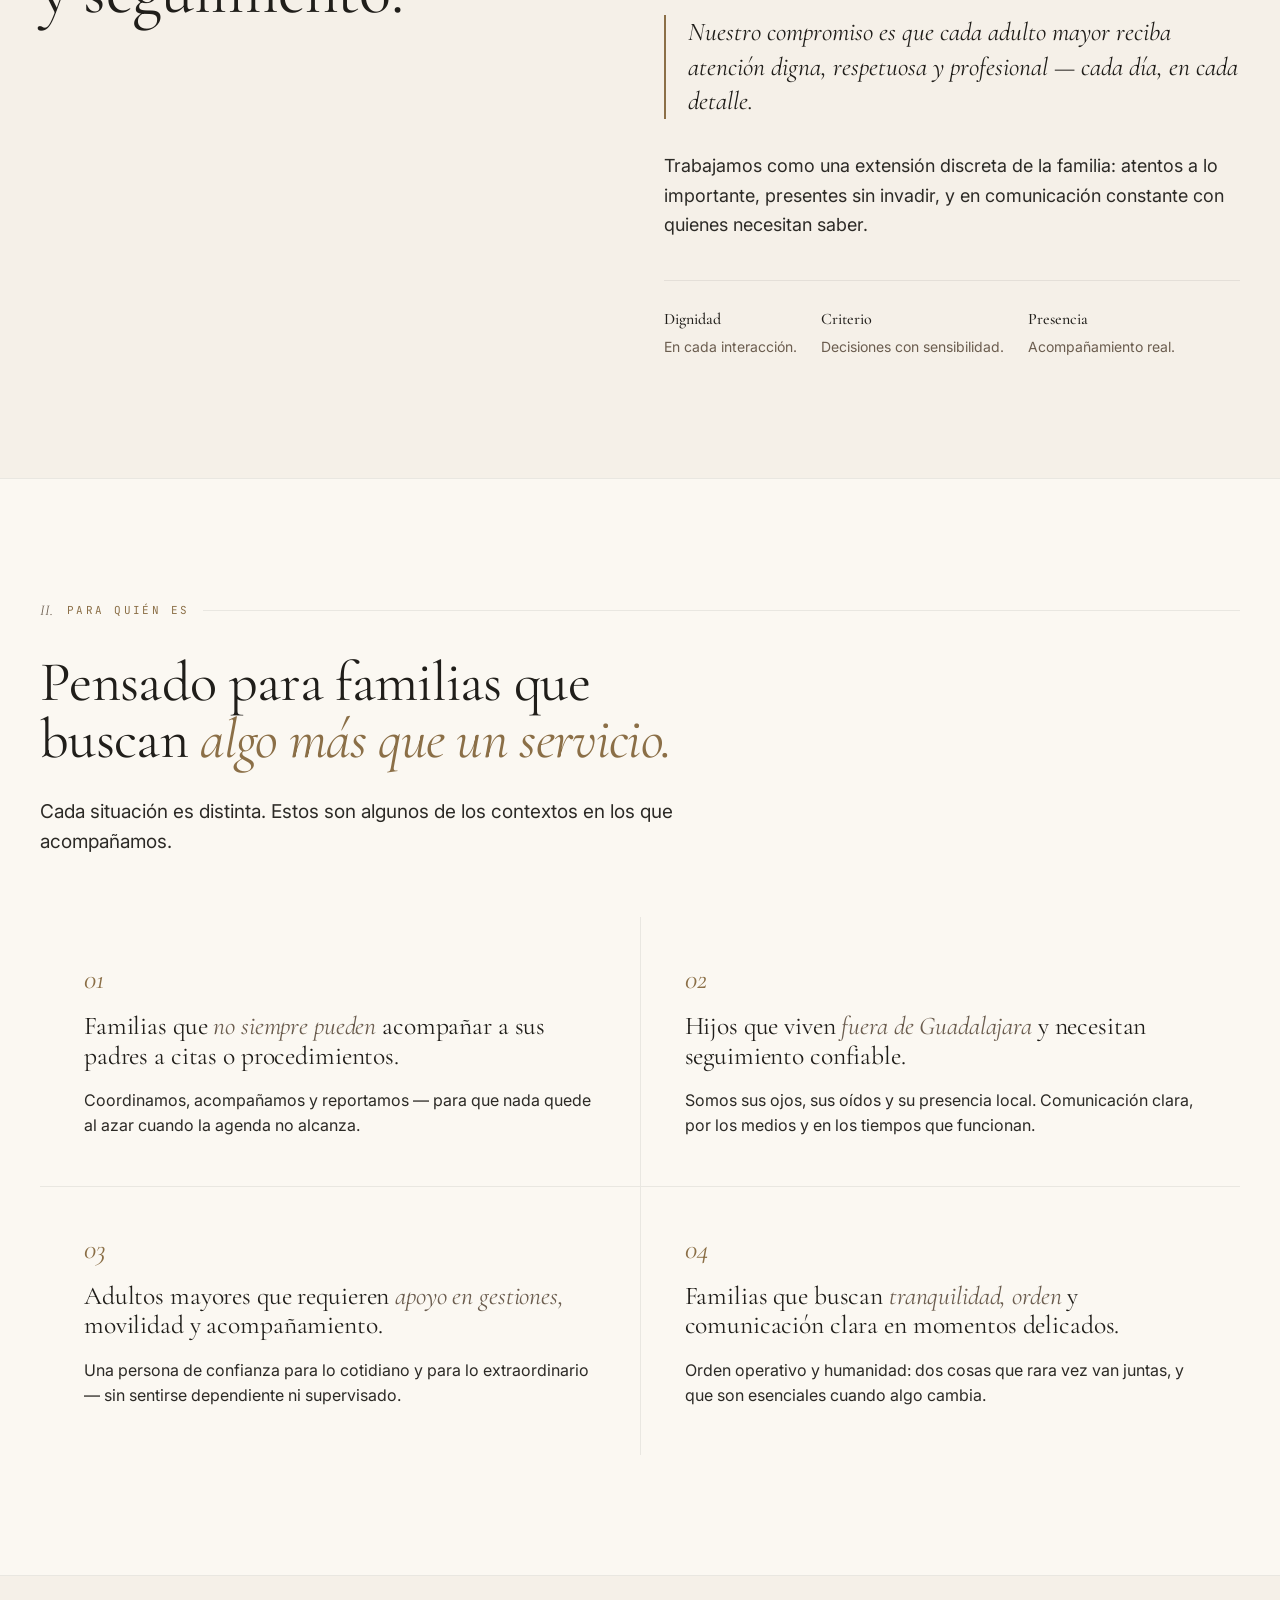
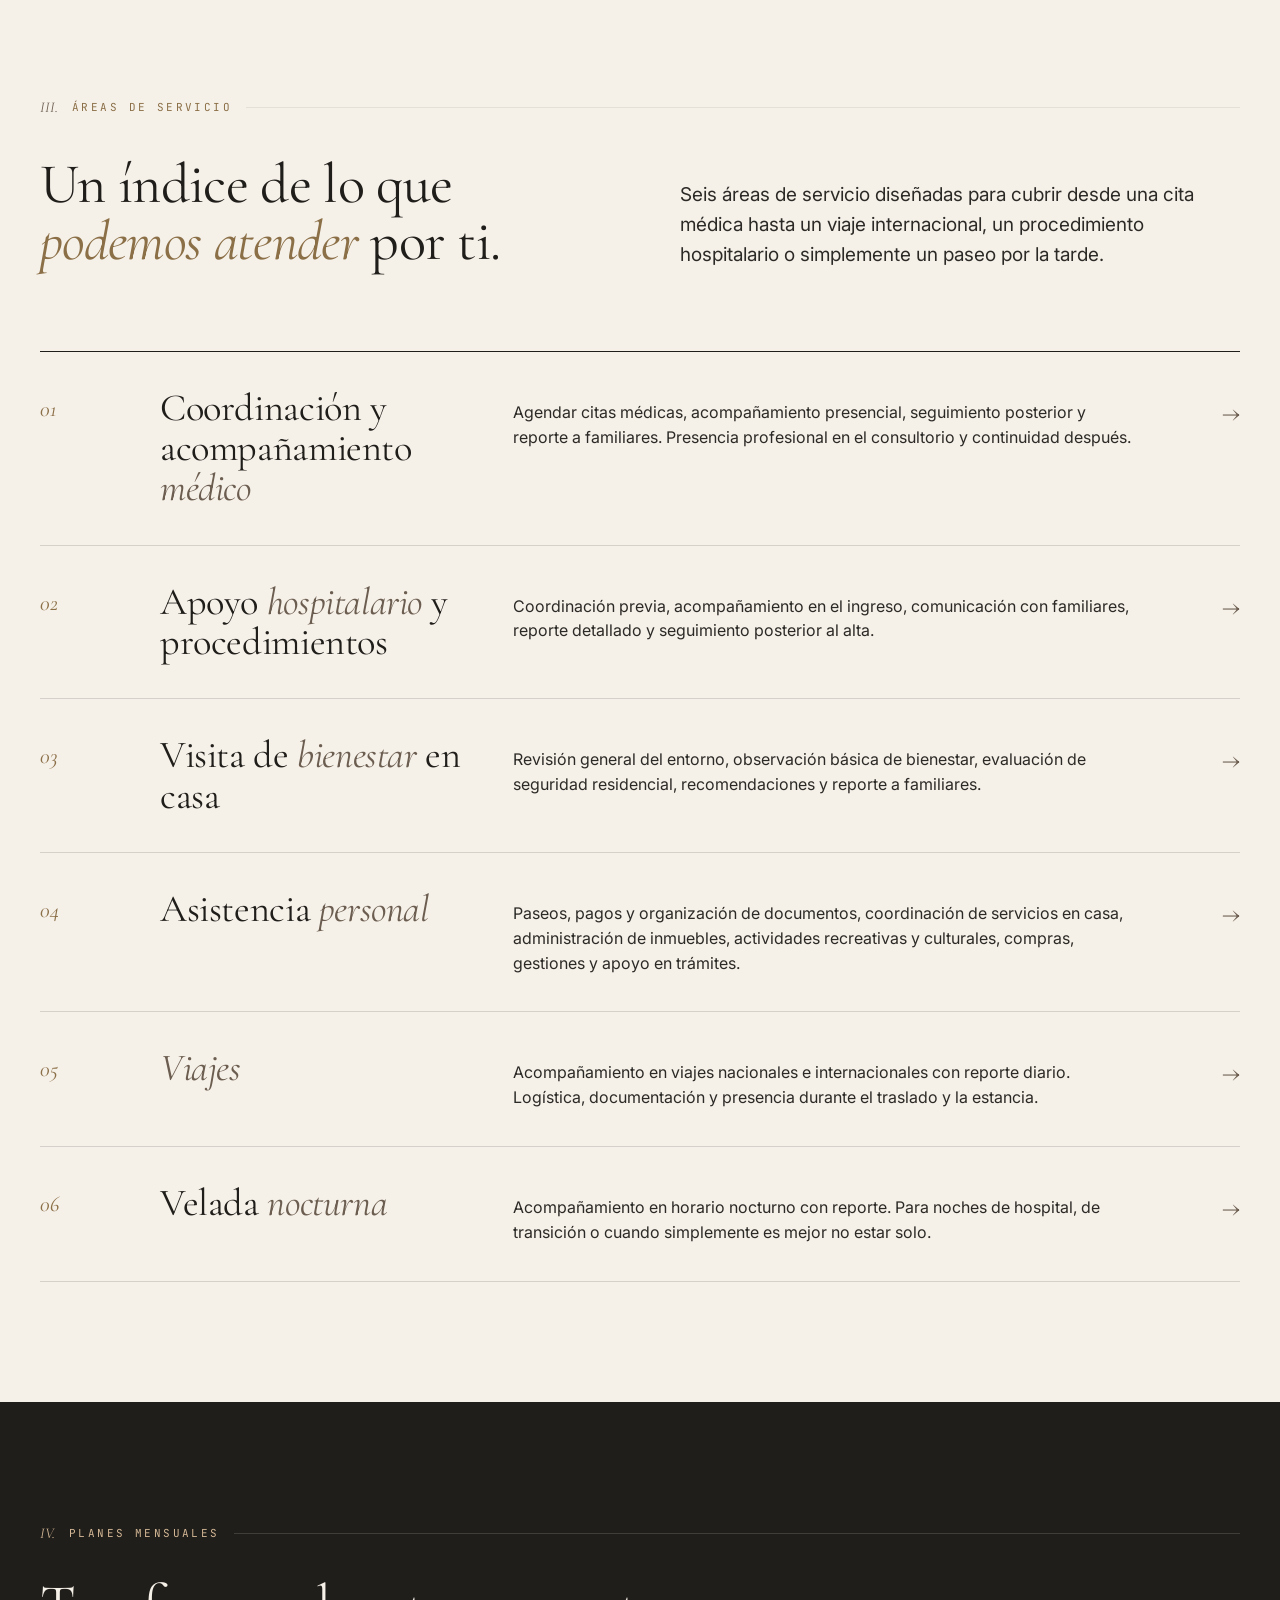
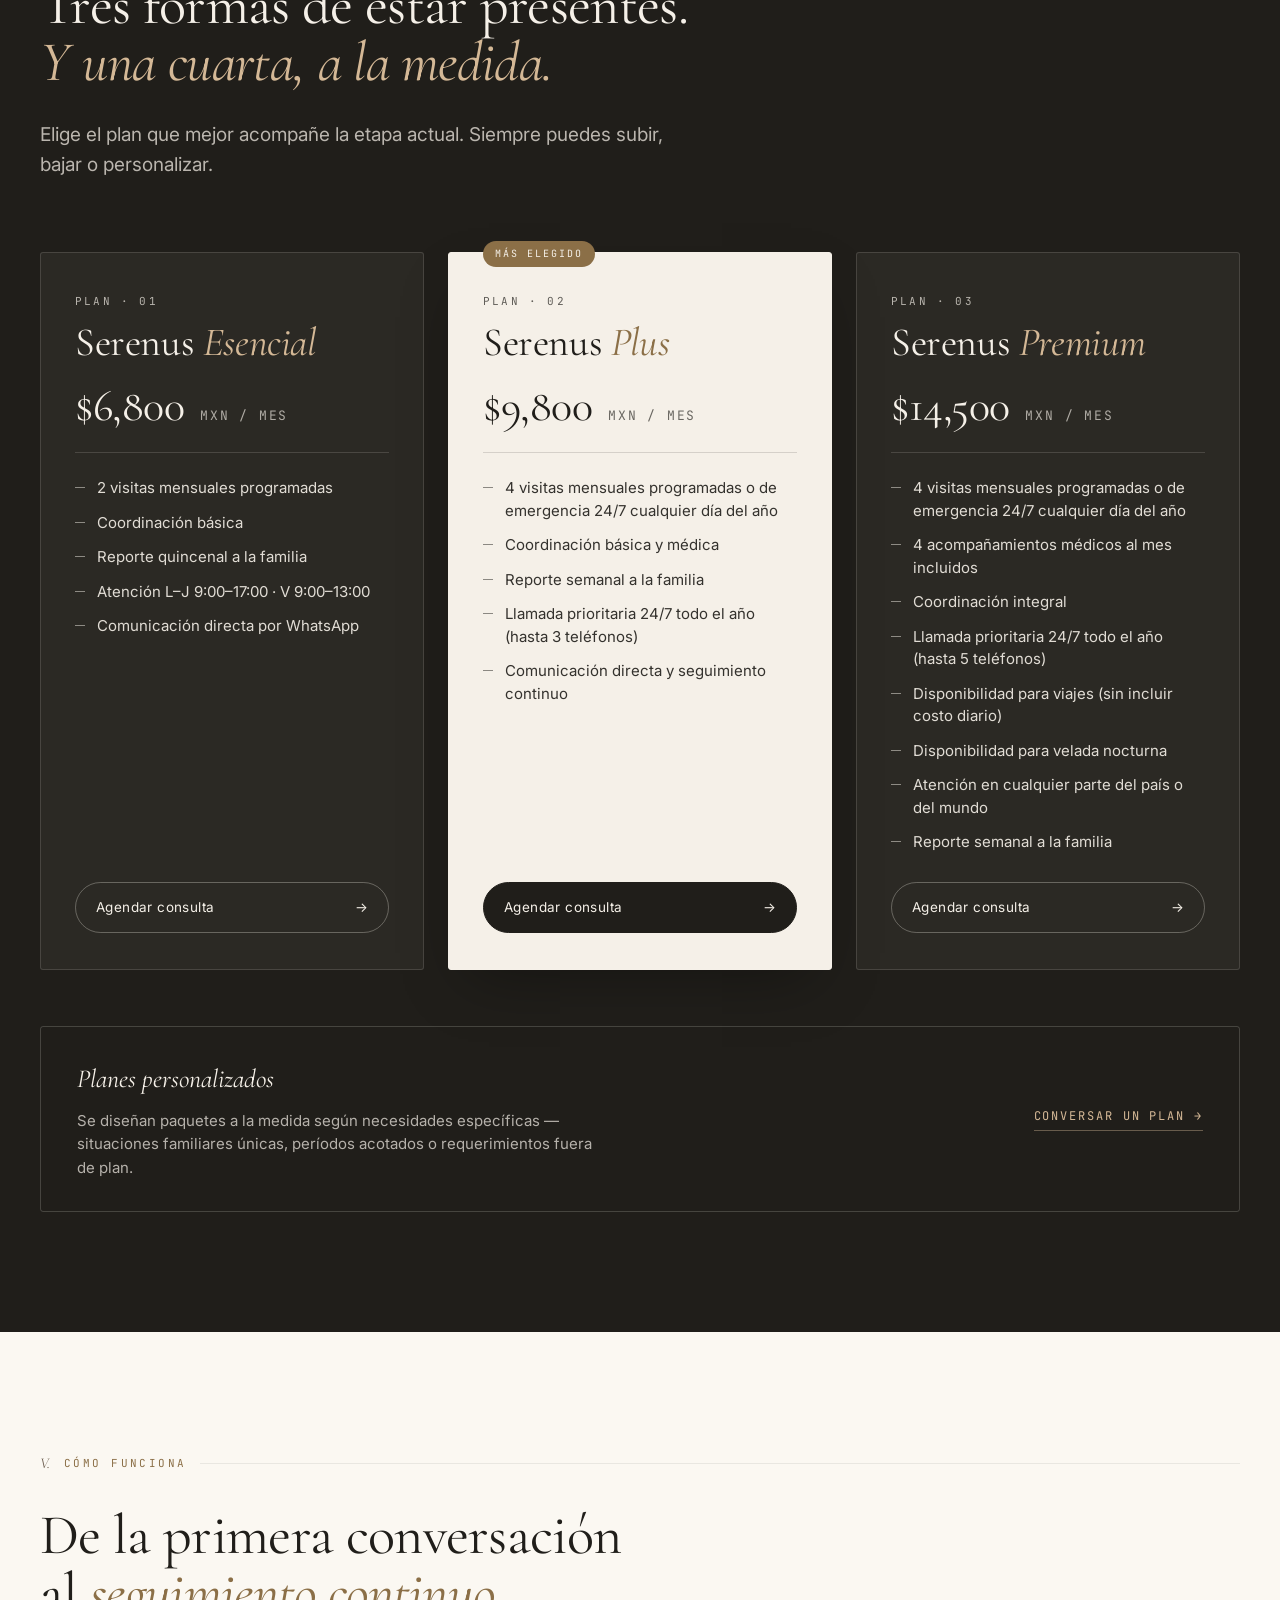
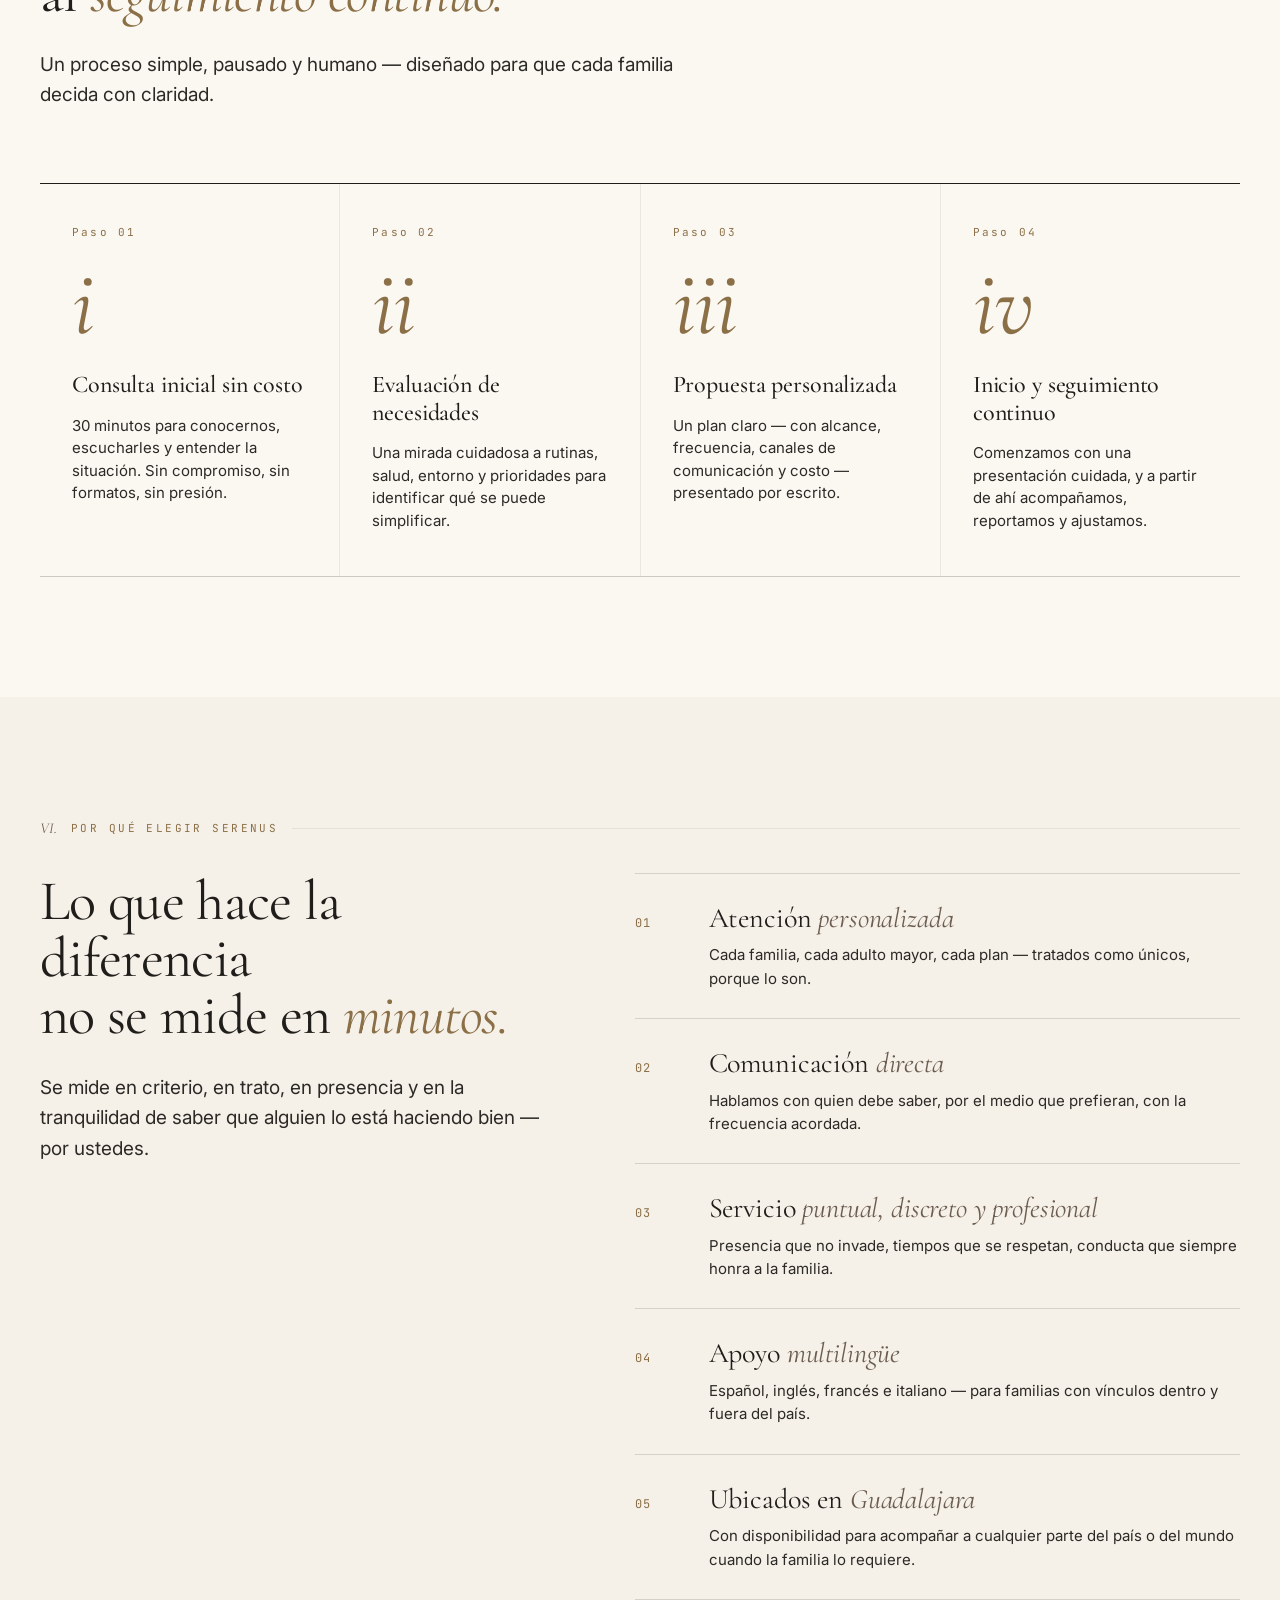
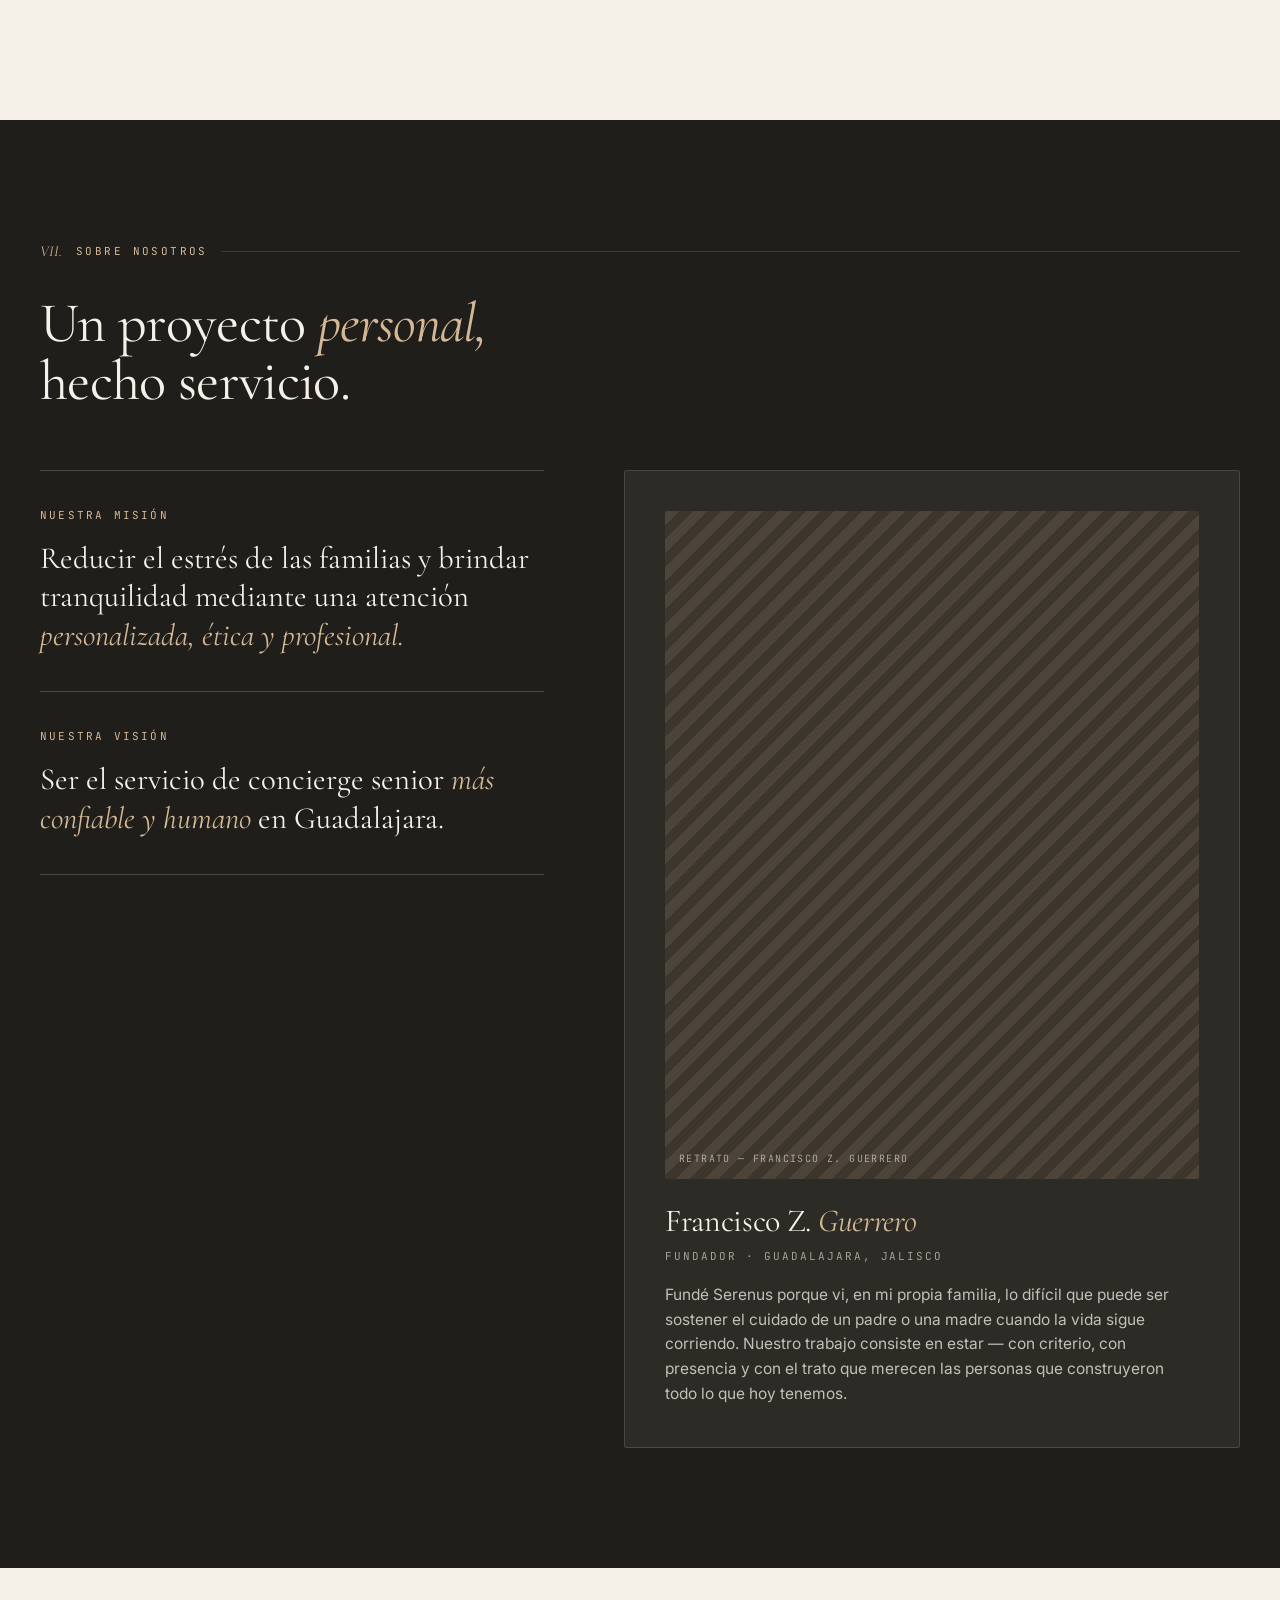
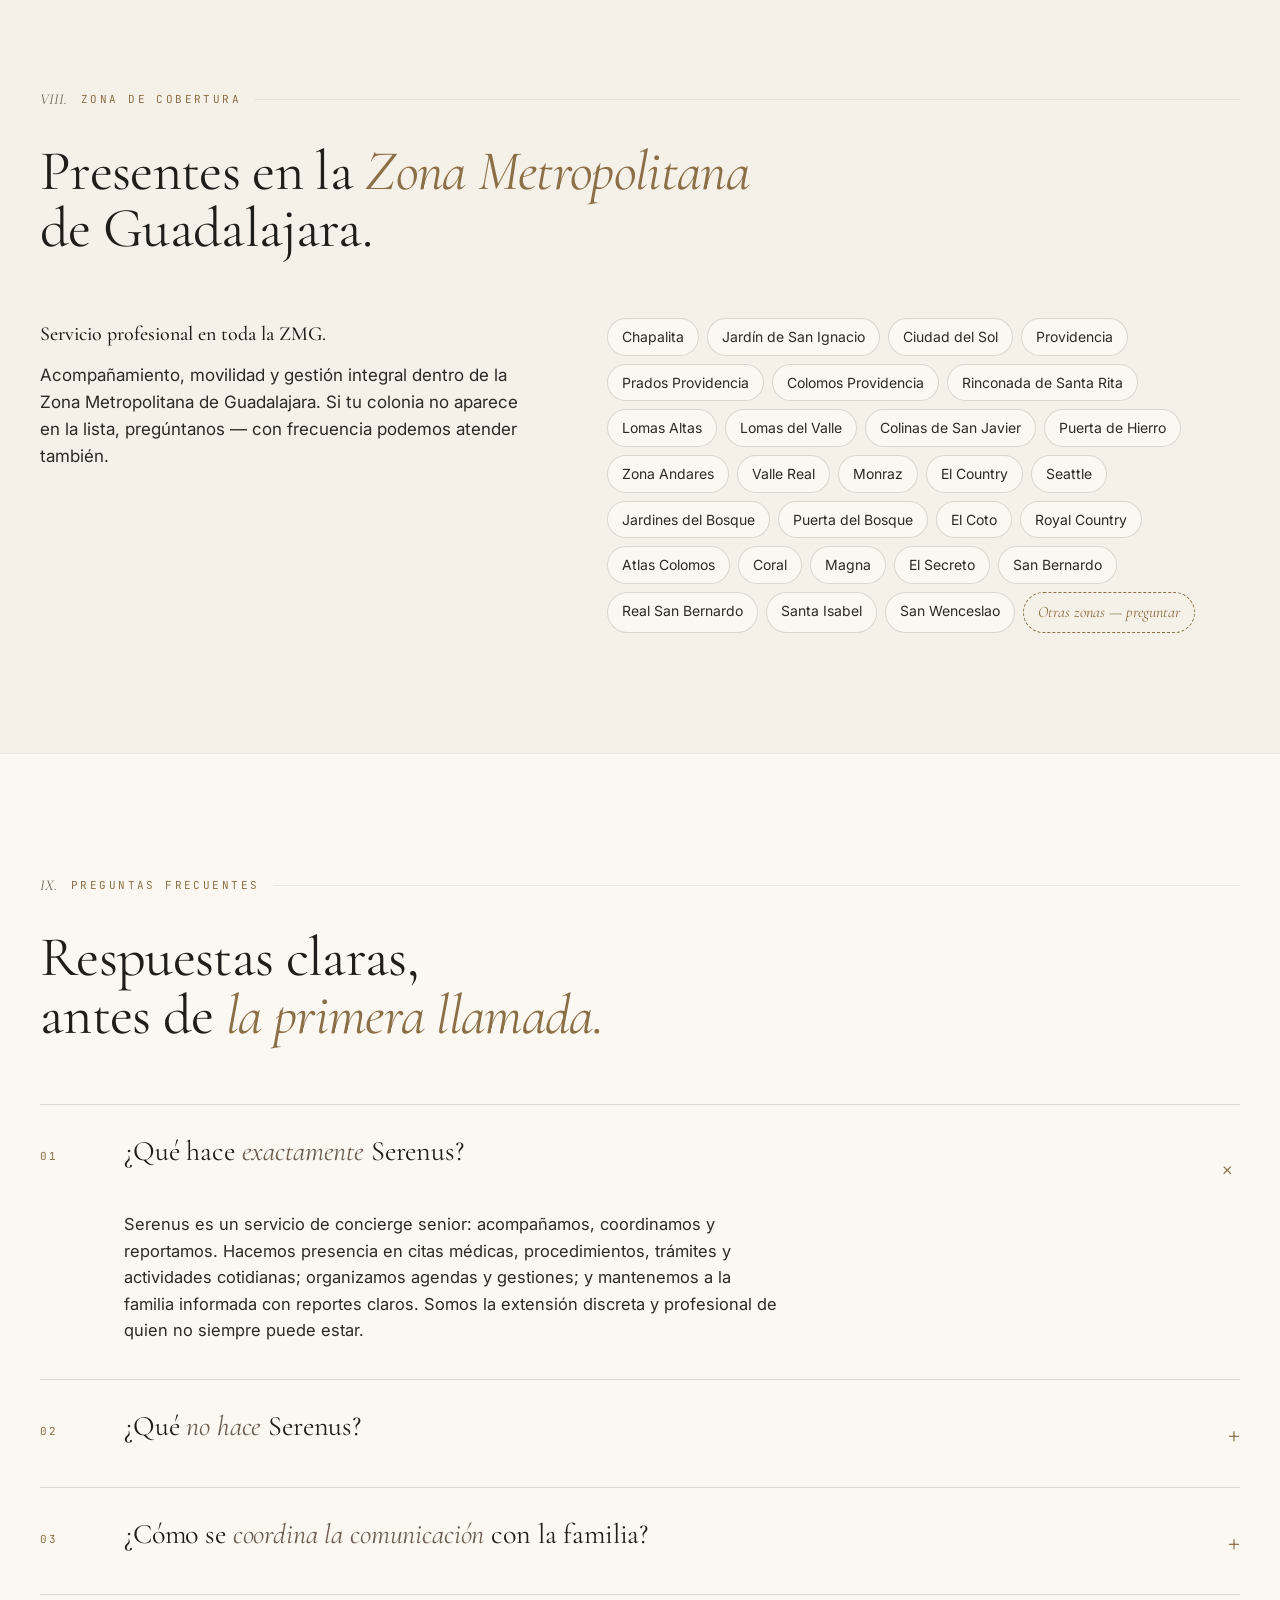
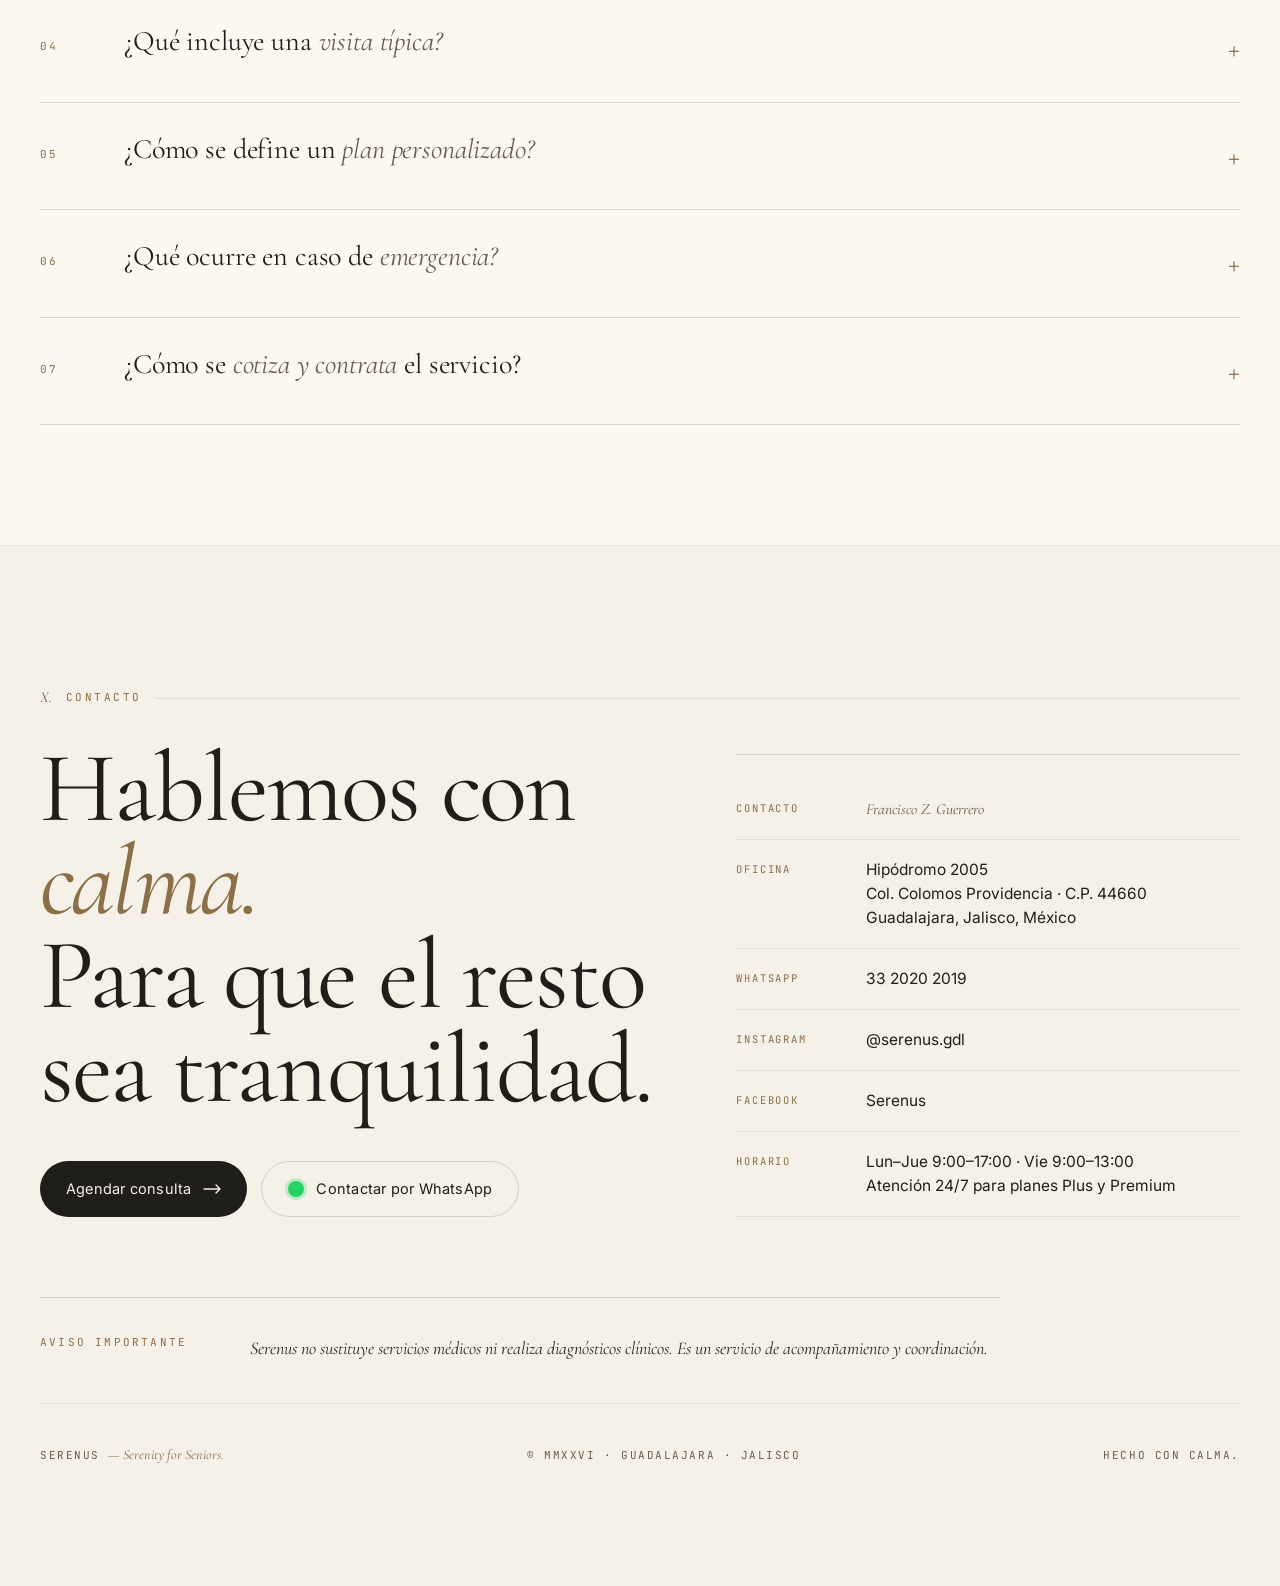
<file: project/Serenus.html>
<!doctype html>
<html lang="es">
<head>
<meta charset="utf-8" />
<meta name="viewport" content="width=device-width, initial-scale=1" />
<title>Serenus — Serenity for Seniors</title>
<link rel="preconnect" href="https://fonts.googleapis.com">
<link rel="preconnect" href="https://fonts.gstatic.com" crossorigin>
<link rel="stylesheet" href="https://fonts.googleapis.com/css2?family=Cormorant+Garamond:ital,wght@0,300;0,400;0,500;0,600;0,700;1,300;1,400;1,500;1,600&family=Inter:wght@300;400;500;600&family=JetBrains+Mono:wght@400;500&display=swap">
<style>
  :root{
    --cream:#F5F0E8;
    --cream-2:#EFE7D9;
    --paper:#FBF8F2;
    --ink:#201E1A;
    --ink-soft:#2C2A26;
    --taupe:#8B6F47;
    --taupe-deep:#6B5D4F;
    --sand:#D4B896;
    --sand-soft:#E6D6BE;
    --line: color-mix(in oklab, var(--ink) 15%, transparent);
    --line-soft: color-mix(in oklab, var(--ink) 8%, transparent);
    --serif:"Cormorant Garamond", "Times New Roman", serif;
    --sans:"Inter", system-ui, sans-serif;
    --mono:"JetBrains Mono", ui-monospace, monospace;
  }
  *{box-sizing:border-box; margin:0; padding:0}
  html{scroll-behavior:smooth}
  body{
    font-family:var(--sans);
    background:var(--cream);
    color:var(--ink);
    font-size:17px;
    line-height:1.55;
    font-weight:400;
    -webkit-font-smoothing:antialiased;
    text-rendering:optimizeLegibility;
  }
  a{color:inherit; text-decoration:none}
  button{font:inherit; cursor:pointer; background:none; border:none; color:inherit}
  img{max-width:100%; display:block}

  /* ========== Layout ========== */
  .wrap{ max-width: 1360px; margin: 0 auto; padding: 0 40px;}
  @media (max-width:720px){ .wrap{padding: 0 22px}}

  /* ========== NAV ========== */
  nav.top{
    position:fixed; top:0; left:0; right:0; z-index:50;
    backdrop-filter: blur(14px);
    background: color-mix(in oklab, var(--cream) 82%, transparent);
    border-bottom: 1px solid transparent;
    transition: border-color .4s ease, background .4s ease;
  }
  nav.top.scrolled{ border-bottom-color: var(--line-soft); }
  nav.top .inner{
    display:flex; align-items:center; justify-content:space-between;
    padding: 18px 40px;
    max-width: 1360px; margin: 0 auto;
  }
  .brand{
    font-family:var(--serif); font-size: 26px; letter-spacing: .01em;
    font-weight:500;
    display:flex; align-items:baseline; gap:10px;
  }
  .brand em{ font-style: italic; font-weight: 400; color: var(--taupe);}
  .brand .dot{
    width:6px; height:6px; border-radius:50%; background:var(--taupe);
    display:inline-block; margin: 0 6px 3px;
  }
  .nav-links{ display:flex; gap:30px; font-size: 13.5px; letter-spacing:.02em; color:var(--ink-soft);}
  .nav-links a{ opacity:.78; transition: opacity .2s;}
  .nav-links a:hover{opacity:1}
  .nav-cta{
    font-size:13px; letter-spacing:.04em;
    padding: 11px 20px;
    border-radius: 999px;
    background:var(--ink);
    color:var(--cream);
    transition: background .25s;
  }
  .nav-cta:hover{ background:var(--taupe);}
  @media (max-width:900px){ .nav-links{display:none} nav.top .inner{padding: 16px 22px} }

  /* ========== HERO ========== */
  .hero{
    padding: 140px 0 80px;
    position:relative;
  }
  .hero-top{
    display:flex; justify-content:space-between; align-items:flex-end;
    border-bottom:1px solid var(--line);
    padding-bottom:24px; margin-bottom: 56px;
    font-family:var(--mono); font-size:11.5px; letter-spacing:.14em; text-transform:uppercase;
    color:var(--taupe-deep);
  }
  .hero-top .issue em{ font-family:var(--serif); text-transform:none; letter-spacing:0; font-style:italic; font-size:14px;}
  .hero-grid{
    display:grid;
    grid-template-columns: 1.05fr .95fr;
    gap: 64px;
    align-items: stretch;
  }
  @media (max-width: 980px){ .hero-grid{ grid-template-columns:1fr; gap: 40px;}}

  .hero-text .kicker{
    font-family:var(--mono); font-size:11.5px; letter-spacing:.18em; text-transform:uppercase;
    color:var(--taupe); margin-bottom: 40px;
    display:flex; align-items:center; gap:12px;
  }
  .hero-text .kicker::before{
    content:""; width:28px; height:1px; background: var(--taupe);
  }
  .hero-headline{
    font-family: var(--serif);
    font-weight: 400;
    font-size: clamp(52px, 7.2vw, 108px);
    line-height: .96;
    letter-spacing:-0.018em;
    color:var(--ink);
    margin-bottom: 32px;
  }
  .hero-headline em{
    font-style: italic;
    font-weight: 400;
    color: var(--taupe);
  }
  .hero-sub{
    font-size: 18px;
    line-height:1.55;
    color: var(--ink-soft);
    max-width: 480px;
    margin-bottom: 44px;
  }
  .hero-ctas{ display:flex; gap: 14px; flex-wrap:wrap; align-items:center;}
  .btn{
    display:inline-flex; align-items:center; gap:12px;
    padding: 16px 26px; border-radius: 999px;
    font-size:14.5px; letter-spacing:.015em;
    transition: all .28s cubic-bezier(.2,.7,.2,1);
    white-space: nowrap;
    min-height: 52px;
  }
  .btn-primary{
    background: var(--ink); color: var(--cream);
  }
  .btn-primary:hover{ background: var(--taupe); transform: translateY(-1px);}
  .btn-ghost{
    background: transparent; color: var(--ink);
    border: 1px solid var(--line);
  }
  .btn-ghost:hover{ border-color: var(--ink); background: var(--paper);}
  .btn .arrow{
    width:18px; height:10px;
    transition: transform .3s;
  }
  .btn:hover .arrow{ transform: translateX(4px);}
  .btn .wa{
    width:16px; height:16px; border-radius:50%; background:#25D366; display:inline-block;
    box-shadow: 0 0 0 3px color-mix(in oklab, #25D366 25%, transparent);
  }

  /* Hero imagery */
  .hero-media{
    position:relative;
    min-height: 560px;
    border-radius: 4px;
    overflow:hidden;
    background:
      repeating-linear-gradient(135deg,
        color-mix(in oklab, var(--sand) 55%, var(--cream)) 0 14px,
        color-mix(in oklab, var(--sand) 35%, var(--cream)) 14px 28px);
  }
  .hero-media::after{
    content:"";
    position:absolute; inset:0;
    background: linear-gradient(180deg, transparent 55%, color-mix(in oklab, var(--ink) 40%, transparent));
  }
  .hero-media .tag{
    position:absolute; left:20px; bottom:20px;
    font-family:var(--mono); font-size:10.5px; letter-spacing:.18em; text-transform:uppercase;
    color: var(--cream); z-index:2; opacity:.9;
  }
  .hero-media .tag em{ font-family:var(--serif); font-style: italic; text-transform:none; letter-spacing:0; font-size:13px;}
  .hero-media .corner{
    position:absolute; top:20px; right:20px; z-index:2;
    font-family:var(--serif); font-style:italic; color:var(--cream);
    font-size: 22px;
  }
  .hero-quote{
    grid-column: 1 / -1;
    border-top:1px solid var(--line);
    margin-top: 72px; padding-top: 32px;
    display:grid; grid-template-columns: 1fr auto; gap:40px; align-items:end;
  }
  .hero-quote p{
    font-family:var(--serif); font-size: clamp(22px, 2.2vw, 32px);
    font-style:italic; font-weight: 400; line-height: 1.25;
    color: var(--ink-soft);
    max-width: 780px;
  }
  .hero-quote .sig{
    font-family:var(--mono); font-size:11px; letter-spacing:.14em; text-transform:uppercase;
    color:var(--taupe-deep); text-align:right; white-space:nowrap;
  }

  /* ========== Section scaffolding ========== */
  section{ padding: 120px 0; position:relative;}
  @media (max-width:720px){ section{padding: 80px 0}}
  .section-label{
    font-family:var(--mono); font-size: 11px; letter-spacing: .22em; text-transform: uppercase;
    color: var(--taupe); margin-bottom: 32px;
    display:flex; align-items:center; gap: 14px;
  }
  .section-label .num{
    font-family:var(--serif); font-style:italic; font-size:15px; letter-spacing:0;
    color: var(--taupe-deep);
  }
  .section-label::after{
    content:""; flex:1; height:1px; background:var(--line-soft);
  }
  .h2{
    font-family:var(--serif); font-weight: 400;
    font-size: clamp(36px, 4.4vw, 64px);
    line-height:1.02; letter-spacing:-.012em;
    max-width: 900px;
    color: var(--ink);
  }
  .h2 em{ font-style:italic; color:var(--taupe);}
  .lede{
    font-size: 19px; line-height: 1.6; color: var(--ink-soft);
    max-width: 640px;
    margin-top: 28px;
  }

  /* ========== QUÉ ES ========== */
  .que-es{
    display:grid; grid-template-columns: 1fr 1.1fr; gap: 100px;
    align-items:start;
  }
  @media (max-width: 980px){ .que-es{ grid-template-columns:1fr; gap:56px;}}
  .que-es .left .h2{ font-size: clamp(40px, 5.2vw, 76px);}
  .que-es .right{
    padding-top: 14px;
  }
  .que-es .right p{
    font-size: 18px; line-height: 1.65; color: var(--ink-soft);
    margin-bottom: 22px;
  }
  .que-es .right p.pull{
    font-family:var(--serif); font-size: clamp(22px, 2vw, 28px); font-style: italic;
    font-weight: 400; line-height: 1.35; color: var(--ink);
    border-left: 2px solid var(--taupe);
    padding-left: 22px; margin: 32px 0;
  }
  .promise{
    margin-top: 40px; padding-top:26px; border-top: 1px solid var(--line-soft);
    display:flex; gap: 24px; flex-wrap: wrap;
  }
  .promise div{ font-size:14px; color:var(--taupe-deep);}
  .promise strong{ font-family:var(--serif); font-weight:500; color:var(--ink); font-size:16px; display:block; margin-bottom:4px;}

  /* ========== PARA QUIÉN ========== */
  .para-quien{
    background: var(--paper);
    border-top: 1px solid var(--line-soft);
    border-bottom: 1px solid var(--line-soft);
  }
  .quien-grid{
    display:grid; grid-template-columns: repeat(2, 1fr); gap: 1px;
    background: var(--line-soft);
    margin-top: 60px;
  }
  @media (max-width: 720px){ .quien-grid{ grid-template-columns: 1fr}}
  .quien-card{
    background: var(--paper); padding: 48px 44px;
    display:flex; flex-direction:column; gap: 18px;
    min-height: 260px;
    transition: background .3s;
  }
  .quien-card:hover{ background: var(--cream-2);}
  .quien-card .num{
    font-family:var(--serif); font-style:italic; font-size: 28px; color: var(--taupe);
    line-height:1;
  }
  .quien-card h3{
    font-family:var(--serif); font-weight: 400;
    font-size: clamp(24px, 2vw, 32px); line-height: 1.15;
    color: var(--ink);
    letter-spacing:-.005em;
  }
  .quien-card h3 em{ font-style: italic; color: var(--taupe-deep);}
  .quien-card p{ color: var(--ink-soft); font-size: 16px; line-height: 1.55;}

  /* ========== SERVICIOS (index style) ========== */
  .servicios .intro{
    display:grid; grid-template-columns: 1fr 1fr; gap: 80px; align-items:end;
    margin-bottom: 80px;
  }
  @media (max-width: 900px){ .servicios .intro{ grid-template-columns:1fr; gap:28px;}}
  .index{
    border-top: 1px solid var(--ink);
  }
  .idx-row{
    display:grid; grid-template-columns: 80px 1fr 2fr 60px;
    gap: 40px; padding: 36px 0;
    border-bottom: 1px solid var(--line);
    align-items: start;
    cursor: pointer;
    transition: padding .3s, background .3s;
    position:relative;
  }
  @media (max-width:900px){
    .idx-row{ grid-template-columns: 50px 1fr 40px; gap: 20px;}
    .idx-row .detail{ grid-column: 2 / 3}
  }
  .idx-row:hover{ padding-left: 12px;}
  .idx-row .num{
    font-family:var(--serif); font-style: italic; font-size: 22px; color: var(--taupe); line-height:1;
    padding-top: 10px;
  }
  .idx-row .title{
    font-family: var(--serif); font-weight: 400;
    font-size: clamp(28px, 3vw, 44px); line-height: 1.05;
    color: var(--ink); letter-spacing:-.01em;
  }
  .idx-row .title em{ font-style:italic; color: var(--taupe-deep);}
  .idx-row .detail{
    font-size: 16px; color: var(--ink-soft); line-height: 1.55;
    padding-top: 12px;
  }
  @media (max-width:900px){ .idx-row .detail{ font-size:15px;}}
  .idx-row .chev{
    font-family:var(--serif); font-size:28px; color:var(--taupe-deep);
    transition: transform .3s;
    padding-top: 4px; text-align:right;
    font-style: italic;
  }
  .idx-row:hover .chev{ transform: translateX(6px);}

  /* ========== PLANES ========== */
  .planes{ background: var(--ink); color: var(--cream);}
  .planes .section-label{ color: var(--sand);}
  .planes .section-label .num{ color: var(--sand);}
  .planes .section-label::after{ background: color-mix(in oklab, var(--cream) 15%, transparent);}
  .planes .h2{ color: var(--cream);}
  .planes .h2 em{ color: var(--sand);}
  .planes .lede{ color: color-mix(in oklab, var(--cream) 72%, transparent);}

  .plan-grid{
    display: grid; grid-template-columns: repeat(3, 1fr); gap: 24px;
    margin-top: 72px;
    align-items: stretch;
  }
  @media (max-width: 980px){ .plan-grid{ grid-template-columns: 1fr; gap: 16px;}}
  .plan{
    background: color-mix(in oklab, var(--cream) 5%, transparent);
    border: 1px solid color-mix(in oklab, var(--cream) 14%, transparent);
    border-radius: 3px;
    padding: 40px 34px 36px;
    display:flex; flex-direction:column;
    transition: transform .4s cubic-bezier(.2,.7,.2,1), background .3s, border-color .3s;
    position: relative;
  }
  .plan:hover{
    background: color-mix(in oklab, var(--cream) 8%, transparent);
    border-color: color-mix(in oklab, var(--cream) 26%, transparent);
  }
  .plan.featured{
    background: var(--cream);
    color: var(--ink);
    border-color: var(--cream);
    transform: translateY(-12px);
    box-shadow: 0 24px 60px -20px rgba(0,0,0,.35);
  }
  @media (max-width: 980px){ .plan.featured{ transform:none;}}
  .plan.featured:hover{ background: var(--cream); transform: translateY(-14px);}
  @media (max-width: 980px){ .plan.featured:hover{ transform:none;}}
  .plan .ribbon{
    position:absolute; top: -12px; left: 34px;
    font-family:var(--mono); font-size: 10px; letter-spacing: .2em; text-transform:uppercase;
    background: var(--taupe); color: var(--cream);
    padding: 5px 12px; border-radius: 999px;
  }
  .plan .head{ border-bottom: 1px solid color-mix(in oklab, currentColor 15%, transparent); padding-bottom: 24px; margin-bottom:24px;}
  .plan .tier{ font-family:var(--mono); font-size:11px; letter-spacing:.2em; text-transform:uppercase; opacity:.7; margin-bottom: 12px;}
  .plan .name{
    font-family: var(--serif); font-weight:400; font-size: 40px; line-height: 1;
    letter-spacing:-.01em;
  }
  .plan .name em{ font-style: italic; color: var(--sand);}
  .plan.featured .name em{ color: var(--taupe);}
  .plan .price{
    font-family: var(--serif); font-size: 44px; line-height:1; margin-top: 22px;
    letter-spacing:-.01em;
  }
  .plan .price .m{ font-family:var(--mono); font-size: 13px; letter-spacing:.14em; text-transform:uppercase; opacity:.65; margin-left:6px;}
  .plan ul{ list-style:none; display:flex; flex-direction:column; gap: 12px; flex:1;}
  .plan li{
    font-size: 15px; line-height: 1.5;
    padding-left: 22px; position:relative;
    opacity: .9;
  }
  .plan li::before{
    content:""; position:absolute; left:0; top: 10px; width:10px; height:1px; background: currentColor; opacity:.55;
  }
  .plan .cta{
    margin-top: 28px;
    display:inline-flex; align-items:center; justify-content:space-between;
    padding: 14px 20px; border-radius: 999px;
    border: 1px solid color-mix(in oklab, currentColor 30%, transparent);
    font-size: 13.5px; letter-spacing:.03em;
    transition: all .25s;
  }
  .plan .cta:hover{ background: currentColor; color: var(--ink);}
  .plan.featured .cta{ background: var(--ink); color: var(--cream); border-color: var(--ink);}
  .plan.featured .cta:hover{ background: var(--taupe); border-color: var(--taupe);}

  .plan-footer{
    margin-top: 56px; padding: 32px 36px;
    border: 1px solid color-mix(in oklab, var(--cream) 18%, transparent);
    border-radius: 3px;
    display:flex; justify-content: space-between; align-items: center; gap: 30px; flex-wrap:wrap;
  }
  .plan-footer .t{ font-family:var(--serif); font-size: 26px; font-style:italic; color: var(--cream);}
  .plan-footer .s{ font-size:15px; color: color-mix(in oklab, var(--cream) 70%, transparent); max-width: 520px;}
  .plan-footer .link{
    font-family:var(--mono); font-size:12px; letter-spacing:.16em; text-transform:uppercase; color: var(--sand);
    border-bottom:1px solid color-mix(in oklab, var(--sand) 40%, transparent); padding-bottom:4px;
  }

  /* ========== CÓMO FUNCIONA ========== */
  .como{ background: var(--paper);}
  .steps{
    margin-top: 72px;
    display:grid; grid-template-columns: repeat(4, 1fr); gap: 1px;
    background: var(--line-soft);
    border-top: 1px solid var(--ink);
    border-bottom: 1px solid var(--line);
  }
  @media (max-width: 900px){ .steps{ grid-template-columns: repeat(2, 1fr);} }
  @media (max-width: 560px){ .steps{ grid-template-columns: 1fr;} }
  .step{
    background: var(--paper);
    padding: 40px 32px 44px;
    display:flex; flex-direction: column; gap: 16px;
    min-height: 260px;
    transition: background .3s;
  }
  .step:hover{ background: var(--cream);}
  .step .n{
    font-family:var(--mono); font-size: 11px; letter-spacing:.2em; color: var(--taupe);
  }
  .step .big{
    font-family: var(--serif); font-style: italic; font-weight: 400;
    font-size: 92px; line-height: .85; color: var(--taupe);
    letter-spacing: -.02em;
    margin-top: 8px; margin-bottom: 12px;
  }
  .step h4{ font-family:var(--serif); font-size: 24px; font-weight: 500; line-height:1.15; color: var(--ink); letter-spacing:-.005em;}
  .step p{ color: var(--ink-soft); font-size: 15px; line-height:1.5;}

  /* ========== POR QUÉ ========== */
  .porque{
    display:grid; grid-template-columns: 1fr 1.2fr; gap: 90px;
  }
  @media (max-width: 980px){ .porque{ grid-template-columns: 1fr; gap: 40px;}}
  .reasons{ display:flex; flex-direction: column;}
  .reason{
    padding: 28px 0;
    border-top: 1px solid var(--line);
    display:grid; grid-template-columns: 50px 1fr; gap: 24px; align-items: baseline;
  }
  .reason:last-child{ border-bottom: 1px solid var(--line);}
  .reason .n{ font-family:var(--mono); font-size: 12px; color: var(--taupe); letter-spacing:.15em;}
  .reason .t{
    font-family:var(--serif); font-size: clamp(22px, 2.2vw, 30px); font-weight: 400; line-height: 1.2;
    letter-spacing:-.005em;
  }
  .reason .t em{ font-style:italic; color: var(--taupe-deep);}
  .reason .d{ grid-column: 2; font-size: 15px; color: var(--ink-soft); margin-top:8px; max-width: 540px;}

  /* ========== SOBRE ========== */
  .sobre{
    background: var(--ink); color: var(--cream);
  }
  .sobre .section-label{color:var(--sand)}
  .sobre .section-label .num{color:var(--sand)}
  .sobre .section-label::after{ background: color-mix(in oklab, var(--cream) 15%, transparent);}
  .sobre .h2{ color: var(--cream);}
  .sobre .h2 em{ color: var(--sand);}
  .sobre-grid{
    display:grid; grid-template-columns: .9fr 1.1fr; gap: 80px;
    margin-top: 60px;
  }
  @media (max-width: 980px){ .sobre-grid{ grid-template-columns: 1fr; gap: 40px;}}
  .mision-card{
    padding: 36px 0;
    border-top: 1px solid color-mix(in oklab, var(--cream) 20%, transparent);
  }
  .mision-card:last-child{ border-bottom: 1px solid color-mix(in oklab, var(--cream) 20%, transparent);}
  .mision-card .k{
    font-family:var(--mono); font-size: 11px; letter-spacing:.2em; text-transform:uppercase; color: var(--sand);
    margin-bottom: 16px;
  }
  .mision-card p{
    font-family: var(--serif); font-size: clamp(24px, 2.4vw, 34px); line-height: 1.25;
    font-weight: 400; color: var(--cream);
  }
  .mision-card p em{ font-style: italic; color: var(--sand);}

  .founder{
    background: color-mix(in oklab, var(--cream) 6%, transparent);
    padding: 40px; border-radius: 3px;
    border: 1px solid color-mix(in oklab, var(--cream) 14%, transparent);
  }
  .founder .portrait{
    aspect-ratio: 4/5; border-radius: 2px;
    background:
      repeating-linear-gradient(135deg,
        color-mix(in oklab, var(--sand) 28%, var(--ink)) 0 10px,
        color-mix(in oklab, var(--sand) 18%, var(--ink)) 10px 20px);
    margin-bottom: 24px; position:relative; overflow:hidden;
  }
  .founder .portrait::after{
    content:"Retrato — Francisco Z. Guerrero";
    position:absolute; left:14px; bottom: 12px;
    font-family:var(--mono); font-size: 10px; letter-spacing:.14em;
    color: color-mix(in oklab, var(--cream) 60%, transparent); text-transform: uppercase;
  }
  .founder .name{
    font-family: var(--serif); font-size: 32px; font-weight: 400; letter-spacing:-.01em;
    line-height: 1.1;
  }
  .founder .name em{ font-style:italic; color:var(--sand);}
  .founder .role{
    font-family:var(--mono); font-size: 11px; letter-spacing:.18em; text-transform:uppercase;
    color: color-mix(in oklab, var(--cream) 60%, transparent);
    margin-top: 10px;
  }
  .founder .bio{
    font-size: 15.5px; line-height: 1.6; margin-top: 18px;
    color: color-mix(in oklab, var(--cream) 75%, transparent);
  }

  /* ========== COBERTURA ========== */
  .cobertura .grid{
    display: grid; grid-template-columns: 1fr 1.3fr; gap: 80px; align-items: start;
    margin-top: 60px;
  }
  @media (max-width: 980px){ .cobertura .grid{ grid-template-columns: 1fr; gap: 40px;}}
  .cobertura .intro-t{ font-size:17px; line-height:1.6; color:var(--ink-soft);}
  .cobertura .intro-t strong{ font-family:var(--serif); font-weight:500; color:var(--ink); font-size: 20px; display:block; margin-bottom:12px;}
  .zones{
    display: flex; flex-wrap: wrap; gap: 8px;
  }
  .zones .z{
    font-size: 14px; padding: 7px 14px; border-radius: 999px;
    border: 1px solid var(--line);
    color: var(--ink-soft);
    transition: all .25s;
    background: var(--paper);
  }
  .zones .z:hover{ background: var(--ink); color: var(--cream); border-color: var(--ink);}
  .zones .more{
    font-style: italic; font-family: var(--serif); font-size: 16px; color: var(--taupe); padding: 7px 14px; border:1px dashed var(--taupe); background:transparent;
  }

  /* ========== FAQ ========== */
  .faq{ background: var(--paper); border-top: 1px solid var(--line-soft); border-bottom: 1px solid var(--line-soft);}
  .faq-list{ margin-top: 60px; border-top: 1px solid var(--line);}
  .faq-item{ border-bottom: 1px solid var(--line);}
  .faq-q{
    width:100%; text-align:left;
    display:grid; grid-template-columns: 60px 1fr 40px; gap:24px; align-items: baseline;
    padding: 30px 0;
    transition: padding .3s;
  }
  .faq-q:hover{ padding-left: 8px;}
  .faq-q .n{ font-family:var(--mono); font-size: 11px; color: var(--taupe); letter-spacing:.2em;}
  .faq-q .q{
    font-family: var(--serif); font-size: clamp(22px, 2.2vw, 30px); font-weight: 400; line-height: 1.2;
    letter-spacing: -.005em; color: var(--ink);
  }
  .faq-q .q em{ font-style: italic; color: var(--taupe-deep);}
  .faq-q .pm{
    font-family: var(--serif); font-style:italic; font-size: 30px; color: var(--taupe); text-align: right;
    transition: transform .35s cubic-bezier(.2,.7,.2,1);
    align-self: center;
  }
  .faq-item.open .faq-q .pm{ transform: rotate(45deg);}
  .faq-a{
    display:grid; grid-template-rows: 0fr;
    transition: grid-template-rows .4s cubic-bezier(.2,.7,.2,1);
  }
  .faq-a > div{ overflow: hidden;}
  .faq-item.open .faq-a{ grid-template-rows: 1fr;}
  .faq-a p{
    padding: 0 80px 36px 84px;
    font-size: 16.5px; line-height: 1.6; color: var(--ink-soft);
    max-width: 820px;
  }
  @media (max-width: 720px){
    .faq-q{ grid-template-columns: 40px 1fr 30px; gap:16px;}
    .faq-a p{ padding: 0 0 28px 56px;}
  }

  /* ========== CONTACTO ========== */
  .contacto{
    padding: 140px 0 80px;
    position:relative;
  }
  .contacto-grid{
    display:grid; grid-template-columns: 1.1fr .9fr; gap: 80px;
    align-items: end;
  }
  @media (max-width: 980px){ .contacto-grid{ grid-template-columns:1fr; gap: 40px;}}
  .closer .h-big{
    font-family: var(--serif); font-weight: 400;
    font-size: clamp(56px, 7.8vw, 124px);
    line-height: .94; letter-spacing: -.018em;
  }
  .closer .h-big em{ font-style: italic; color: var(--taupe);}
  .closer .ctas{ display:flex; gap:14px; margin-top: 44px; flex-wrap:wrap;}
  .contact-info{
    padding-top: 24px;
    border-top: 1px solid var(--line);
  }
  .contact-info .row{
    display:grid; grid-template-columns: 110px 1fr; gap: 20px;
    padding: 18px 0; border-bottom: 1px solid var(--line-soft);
    font-size: 15.5px;
  }
  .contact-info .row .k{
    font-family:var(--mono); font-size: 10.5px; letter-spacing:.18em; text-transform:uppercase; color: var(--taupe); padding-top:3px;
  }
  .contact-info .row .v{ color: var(--ink); line-height: 1.55;}
  .contact-info .row .v em{ font-family:var(--serif); font-style: italic; color: var(--taupe-deep);}
  .contact-info .row a:hover{ color: var(--taupe);}

  .aviso{
    margin-top: 80px; padding-top: 36px;
    border-top: 1px solid var(--line);
    display:grid; grid-template-columns: 180px 1fr; gap: 30px;
    max-width: 960px;
  }
  @media (max-width: 720px){ .aviso{ grid-template-columns: 1fr; gap: 10px;}}
  .aviso .k{ font-family:var(--mono); font-size: 11px; letter-spacing:.2em; text-transform:uppercase; color: var(--taupe);}
  .aviso .v{ font-size: 14.5px; line-height:1.6; color: var(--ink-soft); font-style: italic; font-family:var(--serif); font-size: 18px;}

  footer.foot{
    padding: 40px 0 40px;
    border-top: 1px solid var(--line-soft);
    margin-top: 40px;
    display:flex; justify-content: space-between; align-items: baseline;
    flex-wrap: wrap; gap: 20px;
    font-family:var(--mono); font-size: 11px; letter-spacing:.14em; text-transform: uppercase;
    color: var(--taupe-deep);
  }
  footer.foot em{ font-family: var(--serif); font-style: italic; text-transform: none; letter-spacing: 0; font-size: 14px; color: var(--taupe);}

  /* ========== Sticky WhatsApp ========== */
  .sticky-wa{
    position: fixed; bottom: 24px; right: 24px; z-index: 40;
    background: var(--ink); color: var(--cream);
    padding: 14px 18px; border-radius: 999px;
    font-size: 13.5px; letter-spacing:.02em;
    display:flex; align-items:center; gap:10px;
    box-shadow: 0 12px 40px -10px rgba(0,0,0,.3);
    transition: transform .3s, background .3s;
    transform: translateY(120%);
  }
  .sticky-wa.show{ transform: translateY(0);}
  .sticky-wa:hover{ background: var(--taupe);}
  .sticky-wa .wa-dot{ width:10px; height:10px; border-radius:50%; background:#25D366; box-shadow:0 0 0 4px color-mix(in oklab,#25D366 30%, transparent); animation: pulse 2s ease-in-out infinite;}
  @keyframes pulse{ 0%,100%{opacity:1} 50%{opacity:.6}}

  /* ========== Reveal animations ========== */
  .reveal{ opacity:0; transform: translateY(24px); transition: opacity 1s cubic-bezier(.2,.7,.2,1), transform 1s cubic-bezier(.2,.7,.2,1);}
  .reveal.in{ opacity:1; transform: none;}
  .reveal.d1{ transition-delay: .08s;}
  .reveal.d2{ transition-delay: .16s;}
  .reveal.d3{ transition-delay: .24s;}
  .reveal.d4{ transition-delay: .32s;}

  /* Larger hit targets on mobile */
  @media (max-width: 720px){
    .btn{ min-height: 56px; padding: 16px 22px;}
    body{ font-size: 17px;}
    .hero{ padding: 120px 0 60px;}
  }

  ::selection{ background: var(--taupe); color: var(--cream);}
</style>
</head>
<body>

<!-- ============ NAV ============ -->
<nav class="top" id="topnav">
  <div class="inner">
    <a href="#top" class="brand" aria-label="Serenus">
      Serenus <em>— Serenity for Seniors</em>
    </a>
    <div class="nav-links">
      <a href="#que-es">Servicio</a>
      <a href="#servicios">Áreas</a>
      <a href="#planes">Planes</a>
      <a href="#como">Proceso</a>
      <a href="#sobre">Nosotros</a>
      <a href="#faq">FAQ</a>
    </div>
    <a href="#contacto" class="nav-cta">Agendar consulta</a>
  </div>
</nav>

<!-- ============ HERO ============ -->
<header id="top" class="hero">
  <div class="wrap">
    <div class="hero-top">
      <span class="issue">Concierge · Guadalajara · MMXXVI</span>
      <span class="issue"><em>Un servicio privado para familias</em></span>
      <span class="issue">№ 01</span>
    </div>

    <div class="hero-grid">
      <div class="hero-text">
        <div class="kicker reveal">Concierge de salud y estilo de vida</div>
        <h1 class="hero-headline reveal d1">
          Tranquilidad<br>
          y <em>confianza</em> para<br>
          quienes más amas.
        </h1>
        <p class="hero-sub reveal d2">
          Servicio personalizado de acompañamiento, coordinación médica
          y asistencia integral para adultos mayores en Guadalajara.
          Diseñado para quienes quieren lo mejor para sus padres — y
          para quienes viven con la serenidad de saber que están bien atendidos.
        </p>
        <div class="hero-ctas reveal d3">
          <a href="#contacto" class="btn btn-primary">
            Agendar consulta
            <svg class="arrow" viewBox="0 0 18 10" fill="none" xmlns="http://www.w3.org/2000/svg"><path d="M1 5h16m0 0L13 1m4 4l-4 4" stroke="currentColor" stroke-width="1.4" stroke-linecap="round"/></svg>
          </a>
          <a href="https://wa.me/523320202019" class="btn btn-ghost">
            <span class="wa" aria-hidden="true"></span>
            Contactar por WhatsApp
          </a>
        </div>
      </div>

      <div class="hero-media reveal d2" aria-label="Imagen editorial: adulto mayor acompañado por familiar">
        <span class="corner">i.</span>
        <span class="tag"><em>Foto editorial —</em> &nbsp; ADULTO MAYOR · ACOMPAÑAMIENTO · GUADALAJARA</span>
      </div>

      <div class="hero-quote reveal d3">
        <p>"Cuidar a quien siempre nos cuidó <em>no debería sentirse como un peso</em> — debería sentirse como un privilegio atendido con pausa, cercanía y criterio."</p>
        <span class="sig">Filosofía Serenus · 2026</span>
      </div>
    </div>
  </div>
</header>

<!-- ============ QUÉ ES ============ -->
<section id="que-es">
  <div class="wrap">
    <div class="section-label"><span class="num">i.</span> Qué es Serenus</div>

    <div class="que-es">
      <div class="left reveal">
        <h2 class="h2">Un cuidado <em>con nombre,</em> presencia<br>y seguimiento.</h2>
      </div>
      <div class="right reveal d1">
        <p>
          Serenus es un servicio profesional de acompañamiento y
          coordinación integral para personas mayores y sus familias.
          Brindamos apoyo personalizado en temas médicos, administrativos
          y de vida diaria, ofreciendo tranquilidad, organización y
          seguimiento confiable.
        </p>
        <p class="pull">
          Nuestro compromiso es que cada adulto mayor reciba atención
          digna, respetuosa y profesional — cada día, en cada detalle.
        </p>
        <p>
          Trabajamos como una extensión discreta de la familia: atentos
          a lo importante, presentes sin invadir, y en comunicación
          constante con quienes necesitan saber.
        </p>

        <div class="promise">
          <div><strong>Dignidad</strong>En cada interacción.</div>
          <div><strong>Criterio</strong>Decisiones con sensibilidad.</div>
          <div><strong>Presencia</strong>Acompañamiento real.</div>
        </div>
      </div>
    </div>
  </div>
</section>

<!-- ============ PARA QUIÉN ============ -->
<section id="para-quien" class="para-quien">
  <div class="wrap">
    <div class="section-label"><span class="num">ii.</span> Para quién es</div>
    <h2 class="h2 reveal">Pensado para familias que<br>buscan <em>algo más que un servicio.</em></h2>
    <p class="lede reveal d1">
      Cada situación es distinta. Estos son algunos de los contextos en los que acompañamos.
    </p>

    <div class="quien-grid">
      <div class="quien-card reveal">
        <span class="num">01</span>
        <h3>Familias que <em>no siempre pueden</em> acompañar a sus padres a citas o procedimientos.</h3>
        <p>Coordinamos, acompañamos y reportamos — para que nada quede al azar cuando la agenda no alcanza.</p>
      </div>
      <div class="quien-card reveal d1">
        <span class="num">02</span>
        <h3>Hijos que viven <em>fuera de Guadalajara</em> y necesitan seguimiento confiable.</h3>
        <p>Somos sus ojos, sus oídos y su presencia local. Comunicación clara, por los medios y en los tiempos que funcionan.</p>
      </div>
      <div class="quien-card reveal d2">
        <span class="num">03</span>
        <h3>Adultos mayores que requieren <em>apoyo en gestiones,</em> movilidad y acompañamiento.</h3>
        <p>Una persona de confianza para lo cotidiano y para lo extraordinario — sin sentirse dependiente ni supervisado.</p>
      </div>
      <div class="quien-card reveal d3">
        <span class="num">04</span>
        <h3>Familias que buscan <em>tranquilidad, orden</em> y comunicación clara en momentos delicados.</h3>
        <p>Orden operativo y humanidad: dos cosas que rara vez van juntas, y que son esenciales cuando algo cambia.</p>
      </div>
    </div>
  </div>
</section>

<!-- ============ SERVICIOS ============ -->
<section id="servicios" class="servicios">
  <div class="wrap">
    <div class="section-label"><span class="num">iii.</span> Áreas de servicio</div>
    <div class="intro">
      <h2 class="h2 reveal">Un índice de lo que<br><em>podemos atender</em> por ti.</h2>
      <p class="lede reveal d1">
        Seis áreas de servicio diseñadas para cubrir desde una cita médica
        hasta un viaje internacional, un procedimiento hospitalario o
        simplemente un paseo por la tarde.
      </p>
    </div>

    <div class="index">
      <div class="idx-row reveal">
        <div class="num">01</div>
        <div class="title">Coordinación y acompañamiento <em>médico</em></div>
        <div class="detail">Agendar citas médicas, acompañamiento presencial, seguimiento posterior y reporte a familiares. Presencia profesional en el consultorio y continuidad después.</div>
        <div class="chev">→</div>
      </div>
      <div class="idx-row reveal">
        <div class="num">02</div>
        <div class="title">Apoyo <em>hospitalario</em> y procedimientos</div>
        <div class="detail">Coordinación previa, acompañamiento en el ingreso, comunicación con familiares, reporte detallado y seguimiento posterior al alta.</div>
        <div class="chev">→</div>
      </div>
      <div class="idx-row reveal">
        <div class="num">03</div>
        <div class="title">Visita de <em>bienestar</em> en casa</div>
        <div class="detail">Revisión general del entorno, observación básica de bienestar, evaluación de seguridad residencial, recomendaciones y reporte a familiares.</div>
        <div class="chev">→</div>
      </div>
      <div class="idx-row reveal">
        <div class="num">04</div>
        <div class="title">Asistencia <em>personal</em></div>
        <div class="detail">Paseos, pagos y organización de documentos, coordinación de servicios en casa, administración de inmuebles, actividades recreativas y culturales, compras, gestiones y apoyo en trámites.</div>
        <div class="chev">→</div>
      </div>
      <div class="idx-row reveal">
        <div class="num">05</div>
        <div class="title"><em>Viajes</em></div>
        <div class="detail">Acompañamiento en viajes nacionales e internacionales con reporte diario. Logística, documentación y presencia durante el traslado y la estancia.</div>
        <div class="chev">→</div>
      </div>
      <div class="idx-row reveal">
        <div class="num">06</div>
        <div class="title">Velada <em>nocturna</em></div>
        <div class="detail">Acompañamiento en horario nocturno con reporte. Para noches de hospital, de transición o cuando simplemente es mejor no estar solo.</div>
        <div class="chev">→</div>
      </div>
    </div>
  </div>
</section>

<!-- ============ PLANES ============ -->
<section id="planes" class="planes">
  <div class="wrap">
    <div class="section-label"><span class="num">iv.</span> Planes mensuales</div>
    <h2 class="h2 reveal">Tres formas de estar presentes.<br><em>Y una cuarta, a la medida.</em></h2>
    <p class="lede reveal d1">
      Elige el plan que mejor acompañe la etapa actual. Siempre puedes subir, bajar o personalizar.
    </p>

    <div class="plan-grid">
      <div class="plan reveal">
        <div class="head">
          <div class="tier">Plan · 01</div>
          <div class="name">Serenus <em>Esencial</em></div>
          <div class="price">$6,800 <span class="m">MXN / mes</span></div>
        </div>
        <ul>
          <li>2 visitas mensuales programadas</li>
          <li>Coordinación básica</li>
          <li>Reporte quincenal a la familia</li>
          <li>Atención L–J 9:00–17:00 · V 9:00–13:00</li>
          <li>Comunicación directa por WhatsApp</li>
        </ul>
        <a href="#contacto" class="cta"><span>Agendar consulta</span><span>→</span></a>
      </div>

      <div class="plan featured reveal d1">
        <span class="ribbon">Más elegido</span>
        <div class="head">
          <div class="tier">Plan · 02</div>
          <div class="name">Serenus <em>Plus</em></div>
          <div class="price">$9,800 <span class="m">MXN / mes</span></div>
        </div>
        <ul>
          <li>4 visitas mensuales programadas o de emergencia 24/7 cualquier día del año</li>
          <li>Coordinación básica y médica</li>
          <li>Reporte semanal a la familia</li>
          <li>Llamada prioritaria 24/7 todo el año (hasta 3 teléfonos)</li>
          <li>Comunicación directa y seguimiento continuo</li>
        </ul>
        <a href="#contacto" class="cta"><span>Agendar consulta</span><span>→</span></a>
      </div>

      <div class="plan reveal d2">
        <div class="head">
          <div class="tier">Plan · 03</div>
          <div class="name">Serenus <em>Premium</em></div>
          <div class="price">$14,500 <span class="m">MXN / mes</span></div>
        </div>
        <ul>
          <li>4 visitas mensuales programadas o de emergencia 24/7 cualquier día del año</li>
          <li>4 acompañamientos médicos al mes incluidos</li>
          <li>Coordinación integral</li>
          <li>Llamada prioritaria 24/7 todo el año (hasta 5 teléfonos)</li>
          <li>Disponibilidad para viajes (sin incluir costo diario)</li>
          <li>Disponibilidad para velada nocturna</li>
          <li>Atención en cualquier parte del país o del mundo</li>
          <li>Reporte semanal a la familia</li>
        </ul>
        <a href="#contacto" class="cta"><span>Agendar consulta</span><span>→</span></a>
      </div>
    </div>

    <div class="plan-footer reveal">
      <div>
        <div class="t">Planes <em>personalizados</em></div>
        <div class="s" style="margin-top:10px;">Se diseñan paquetes a la medida según necesidades específicas — situaciones familiares únicas, períodos acotados o requerimientos fuera de plan.</div>
      </div>
      <a href="#contacto" class="link">Conversar un plan →</a>
    </div>
  </div>
</section>

<!-- ============ CÓMO FUNCIONA ============ -->
<section id="como" class="como">
  <div class="wrap">
    <div class="section-label"><span class="num">v.</span> Cómo funciona</div>
    <h2 class="h2 reveal">De la primera conversación<br>al <em>seguimiento continuo.</em></h2>
    <p class="lede reveal d1">
      Un proceso simple, pausado y humano — diseñado para que cada familia decida con claridad.
    </p>

    <div class="steps">
      <div class="step reveal">
        <div class="n">Paso 01</div>
        <div class="big">i</div>
        <h4>Consulta inicial sin costo</h4>
        <p>30 minutos para conocernos, escucharles y entender la situación. Sin compromiso, sin formatos, sin presión.</p>
      </div>
      <div class="step reveal d1">
        <div class="n">Paso 02</div>
        <div class="big">ii</div>
        <h4>Evaluación de necesidades</h4>
        <p>Una mirada cuidadosa a rutinas, salud, entorno y prioridades para identificar qué se puede simplificar.</p>
      </div>
      <div class="step reveal d2">
        <div class="n">Paso 03</div>
        <div class="big">iii</div>
        <h4>Propuesta personalizada</h4>
        <p>Un plan claro — con alcance, frecuencia, canales de comunicación y costo — presentado por escrito.</p>
      </div>
      <div class="step reveal d3">
        <div class="n">Paso 04</div>
        <div class="big">iv</div>
        <h4>Inicio y seguimiento continuo</h4>
        <p>Comenzamos con una presentación cuidada, y a partir de ahí acompañamos, reportamos y ajustamos.</p>
      </div>
    </div>
  </div>
</section>

<!-- ============ POR QUÉ ELEGIR ============ -->
<section id="porque">
  <div class="wrap">
    <div class="section-label"><span class="num">vi.</span> Por qué elegir Serenus</div>
    <div class="porque">
      <div class="reveal">
        <h2 class="h2">Lo que hace la diferencia<br>no se mide en <em>minutos.</em></h2>
        <p class="lede">
          Se mide en criterio, en trato, en presencia y en la tranquilidad
          de saber que alguien lo está haciendo bien — por ustedes.
        </p>
      </div>

      <div class="reasons">
        <div class="reason reveal">
          <div class="n">01</div>
          <div>
            <div class="t">Atención <em>personalizada</em></div>
            <div class="d">Cada familia, cada adulto mayor, cada plan — tratados como únicos, porque lo son.</div>
          </div>
        </div>
        <div class="reason reveal d1">
          <div class="n">02</div>
          <div>
            <div class="t">Comunicación <em>directa</em></div>
            <div class="d">Hablamos con quien debe saber, por el medio que prefieran, con la frecuencia acordada.</div>
          </div>
        </div>
        <div class="reason reveal d2">
          <div class="n">03</div>
          <div>
            <div class="t">Servicio <em>puntual, discreto y profesional</em></div>
            <div class="d">Presencia que no invade, tiempos que se respetan, conducta que siempre honra a la familia.</div>
          </div>
        </div>
        <div class="reason reveal d3">
          <div class="n">04</div>
          <div>
            <div class="t">Apoyo <em>multilingüe</em></div>
            <div class="d">Español, inglés, francés e italiano — para familias con vínculos dentro y fuera del país.</div>
          </div>
        </div>
        <div class="reason reveal d4">
          <div class="n">05</div>
          <div>
            <div class="t">Ubicados en <em>Guadalajara</em></div>
            <div class="d">Con disponibilidad para acompañar a cualquier parte del país o del mundo cuando la familia lo requiere.</div>
          </div>
        </div>
      </div>
    </div>
  </div>
</section>

<!-- ============ SOBRE NOSOTROS ============ -->
<section id="sobre" class="sobre">
  <div class="wrap">
    <div class="section-label"><span class="num">vii.</span> Sobre nosotros</div>
    <h2 class="h2 reveal">Un proyecto <em>personal,</em><br>hecho servicio.</h2>

    <div class="sobre-grid">
      <div>
        <div class="mision-card reveal">
          <div class="k">Nuestra misión</div>
          <p>Reducir el estrés de las familias y brindar tranquilidad mediante una atención <em>personalizada, ética y profesional.</em></p>
        </div>
        <div class="mision-card reveal d1">
          <div class="k">Nuestra visión</div>
          <p>Ser el servicio de concierge senior <em>más confiable y humano</em> en Guadalajara.</p>
        </div>
      </div>

      <div class="founder reveal d2">
        <div class="portrait" aria-hidden="true"></div>
        <div class="name">Francisco Z. <em>Guerrero</em></div>
        <div class="role">Fundador · Guadalajara, Jalisco</div>
        <div class="bio">
          Fundé Serenus porque vi, en mi propia familia, lo difícil que puede ser
          sostener el cuidado de un padre o una madre cuando la vida sigue corriendo.
          Nuestro trabajo consiste en estar — con criterio, con presencia y con el
          trato que merecen las personas que construyeron todo lo que hoy tenemos.
        </div>
      </div>
    </div>
  </div>
</section>

<!-- ============ COBERTURA ============ -->
<section id="cobertura" class="cobertura">
  <div class="wrap">
    <div class="section-label"><span class="num">viii.</span> Zona de cobertura</div>
    <h2 class="h2 reveal">Presentes en la <em>Zona Metropolitana</em><br>de Guadalajara.</h2>

    <div class="grid">
      <div class="intro-t reveal">
        <strong>Servicio profesional en toda la ZMG.</strong>
        Acompañamiento, movilidad y gestión integral dentro de la Zona Metropolitana
        de Guadalajara. Si tu colonia no aparece en la lista, pregúntanos —
        con frecuencia podemos atender también.
      </div>
      <div class="zones reveal d1">
        <span class="z">Chapalita</span>
        <span class="z">Jardín de San Ignacio</span>
        <span class="z">Ciudad del Sol</span>
        <span class="z">Providencia</span>
        <span class="z">Prados Providencia</span>
        <span class="z">Colomos Providencia</span>
        <span class="z">Rinconada de Santa Rita</span>
        <span class="z">Lomas Altas</span>
        <span class="z">Lomas del Valle</span>
        <span class="z">Colinas de San Javier</span>
        <span class="z">Puerta de Hierro</span>
        <span class="z">Zona Andares</span>
        <span class="z">Valle Real</span>
        <span class="z">Monraz</span>
        <span class="z">El Country</span>
        <span class="z">Seattle</span>
        <span class="z">Jardines del Bosque</span>
        <span class="z">Puerta del Bosque</span>
        <span class="z">El Coto</span>
        <span class="z">Royal Country</span>
        <span class="z">Atlas Colomos</span>
        <span class="z">Coral</span>
        <span class="z">Magna</span>
        <span class="z">El Secreto</span>
        <span class="z">San Bernardo</span>
        <span class="z">Real San Bernardo</span>
        <span class="z">Santa Isabel</span>
        <span class="z">San Wenceslao</span>
        <span class="z more">Otras zonas — preguntar</span>
      </div>
    </div>
  </div>
</section>

<!-- ============ FAQ ============ -->
<section id="faq" class="faq">
  <div class="wrap">
    <div class="section-label"><span class="num">ix.</span> Preguntas frecuentes</div>
    <h2 class="h2 reveal">Respuestas claras,<br>antes de <em>la primera llamada.</em></h2>

    <div class="faq-list">
      <div class="faq-item">
        <button class="faq-q"><span class="n">01</span><span class="q">¿Qué hace <em>exactamente</em> Serenus?</span><span class="pm">+</span></button>
        <div class="faq-a"><div><p>Serenus es un servicio de concierge senior: acompañamos, coordinamos y reportamos. Hacemos presencia en citas médicas, procedimientos, trámites y actividades cotidianas; organizamos agendas y gestiones; y mantenemos a la familia informada con reportes claros. Somos la extensión discreta y profesional de quien no siempre puede estar.</p></div></div>
      </div>
      <div class="faq-item">
        <button class="faq-q"><span class="n">02</span><span class="q">¿Qué <em>no hace</em> Serenus?</span><span class="pm">+</span></button>
        <div class="faq-a"><div><p>Serenus no sustituye servicios médicos ni realiza diagnósticos clínicos. No administramos medicamentos ni hacemos intervenciones de enfermería. Nuestra labor es de acompañamiento, coordinación y reporte — siempre en comunicación con los profesionales de salud que la familia ya tiene, o facilitando la referencia adecuada cuando se necesite.</p></div></div>
      </div>
      <div class="faq-item">
        <button class="faq-q"><span class="n">03</span><span class="q">¿Cómo se <em>coordina la comunicación</em> con la familia?</span><span class="pm">+</span></button>
        <div class="faq-a"><div><p>Al inicio del servicio definimos contigo los canales (WhatsApp, correo, llamada), los tiempos (diario, semanal, quincenal) y quién debe recibir qué. Cada plan incluye un reporte estructurado y, cuando ocurre algo relevante, un aviso inmediato a los contactos prioritarios. Todo queda por escrito.</p></div></div>
      </div>
      <div class="faq-item">
        <button class="faq-q"><span class="n">04</span><span class="q">¿Qué incluye una <em>visita típica?</em></span><span class="pm">+</span></button>
        <div class="faq-a"><div><p>Una visita puede incluir una conversación pausada, un paseo, la revisión del entorno y los insumos de la casa, el acompañamiento a una cita, la organización de documentos o simplemente presencia tranquila. Cada visita se cierra con un reporte a la familia con lo relevante del día.</p></div></div>
      </div>
      <div class="faq-item">
        <button class="faq-q"><span class="n">05</span><span class="q">¿Cómo se define un <em>plan personalizado?</em></span><span class="pm">+</span></button>
        <div class="faq-a"><div><p>Partimos de una consulta inicial sin costo. Escuchamos, preguntamos y observamos. Con eso diseñamos una propuesta por escrito con alcance, frecuencia, canales, responsables y costo. La familia decide. Los planes se pueden ajustar en cualquier momento.</p></div></div>
      </div>
      <div class="faq-item">
        <button class="faq-q"><span class="n">06</span><span class="q">¿Qué ocurre en caso de <em>emergencia?</em></span><span class="pm">+</span></button>
        <div class="faq-a"><div><p>En planes Plus y Premium contamos con disponibilidad 24/7 los 365 días del año para llamada prioritaria. Ante una emergencia activamos el protocolo acordado con la familia: notificación a los contactos, coordinación con servicios médicos de emergencia y acompañamiento presencial cuando es necesario.</p></div></div>
      </div>
      <div class="faq-item">
        <button class="faq-q"><span class="n">07</span><span class="q">¿Cómo se <em>cotiza y contrata</em> el servicio?</span><span class="pm">+</span></button>
        <div class="faq-a"><div><p>La consulta inicial es sin costo ni compromiso. Tras la evaluación enviamos una propuesta formal por escrito. Al aceptarla firmamos un acuerdo de servicio y definimos fechas de inicio. Aceptamos transferencia electrónica; la facturación fiscal se emite a solicitud.</p></div></div>
      </div>
    </div>
  </div>
</section>

<!-- ============ CONTACTO / CIERRE ============ -->
<section id="contacto" class="contacto">
  <div class="wrap">
    <div class="section-label"><span class="num">x.</span> Contacto</div>

    <div class="contacto-grid">
      <div class="closer">
        <h2 class="h-big reveal">Hablemos con <em>calma.</em><br>Para que el resto<br>sea tranquilidad.</h2>
        <div class="ctas reveal d1">
          <a href="https://wa.me/523320202019?text=Hola%20Serenus,%20me%20gustar%C3%ADa%20agendar%20una%20consulta." class="btn btn-primary">
            Agendar consulta
            <svg class="arrow" viewBox="0 0 18 10" fill="none"><path d="M1 5h16m0 0L13 1m4 4l-4 4" stroke="currentColor" stroke-width="1.4" stroke-linecap="round"/></svg>
          </a>
          <a href="https://wa.me/523320202019" class="btn btn-ghost">
            <span class="wa" aria-hidden="true"></span>
            Contactar por WhatsApp
          </a>
        </div>
      </div>

      <div class="contact-info reveal d2">
        <div class="row">
          <span class="k">Contacto</span>
          <span class="v"><em>Francisco Z. Guerrero</em></span>
        </div>
        <div class="row">
          <span class="k">Oficina</span>
          <span class="v">Hipódromo 2005<br>Col. Colomos Providencia · C.P. 44660<br>Guadalajara, Jalisco, México</span>
        </div>
        <div class="row">
          <span class="k">WhatsApp</span>
          <span class="v"><a href="https://wa.me/523320202019">33 2020 2019</a></span>
        </div>
        <div class="row">
          <span class="k">Instagram</span>
          <span class="v"><a href="#">@serenus.gdl</a></span>
        </div>
        <div class="row">
          <span class="k">Facebook</span>
          <span class="v"><a href="#">Serenus</a></span>
        </div>
        <div class="row">
          <span class="k">Horario</span>
          <span class="v">Lun–Jue 9:00–17:00 · Vie 9:00–13:00<br>Atención 24/7 para planes Plus y Premium</span>
        </div>
      </div>
    </div>

    <div class="aviso reveal">
      <div class="k">Aviso importante</div>
      <div class="v">Serenus no sustituye servicios médicos ni realiza diagnósticos clínicos. Es un servicio de acompañamiento y coordinación.</div>
    </div>

    <footer class="foot">
      <div>Serenus <em>— Serenity for Seniors.</em></div>
      <div>© MMXXVI · Guadalajara · Jalisco</div>
      <div>Hecho con calma.</div>
    </footer>
  </div>
</section>

<!-- Sticky WhatsApp -->
<a href="https://wa.me/523320202019" class="sticky-wa" id="stickyWa">
  <span class="wa-dot" aria-hidden="true"></span>
  WhatsApp
</a>

<script>
  // Nav shadow on scroll
  const nav = document.getElementById('topnav');
  const sticky = document.getElementById('stickyWa');
  window.addEventListener('scroll', () => {
    const y = window.scrollY;
    nav.classList.toggle('scrolled', y > 20);
    sticky.classList.toggle('show', y > 600);
  });

  // Reveal on scroll
  const io = new IntersectionObserver((entries) => {
    entries.forEach(e => { if (e.isIntersecting){ e.target.classList.add('in'); io.unobserve(e.target);} });
  }, { threshold: 0.12, rootMargin: '0px 0px -60px 0px' });
  document.querySelectorAll('.reveal').forEach(el => io.observe(el));

  // FAQ accordion
  document.querySelectorAll('.faq-item').forEach(item => {
    const q = item.querySelector('.faq-q');
    q.addEventListener('click', () => {
      const isOpen = item.classList.contains('open');
      // Close others (optional — feels more editorial)
      document.querySelectorAll('.faq-item.open').forEach(o => { if (o !== item) o.classList.remove('open');});
      item.classList.toggle('open', !isOpen);
    });
  });

  // Open first FAQ by default
  document.querySelector('.faq-item')?.classList.add('open');
</script>

</body>
</html>
</file>
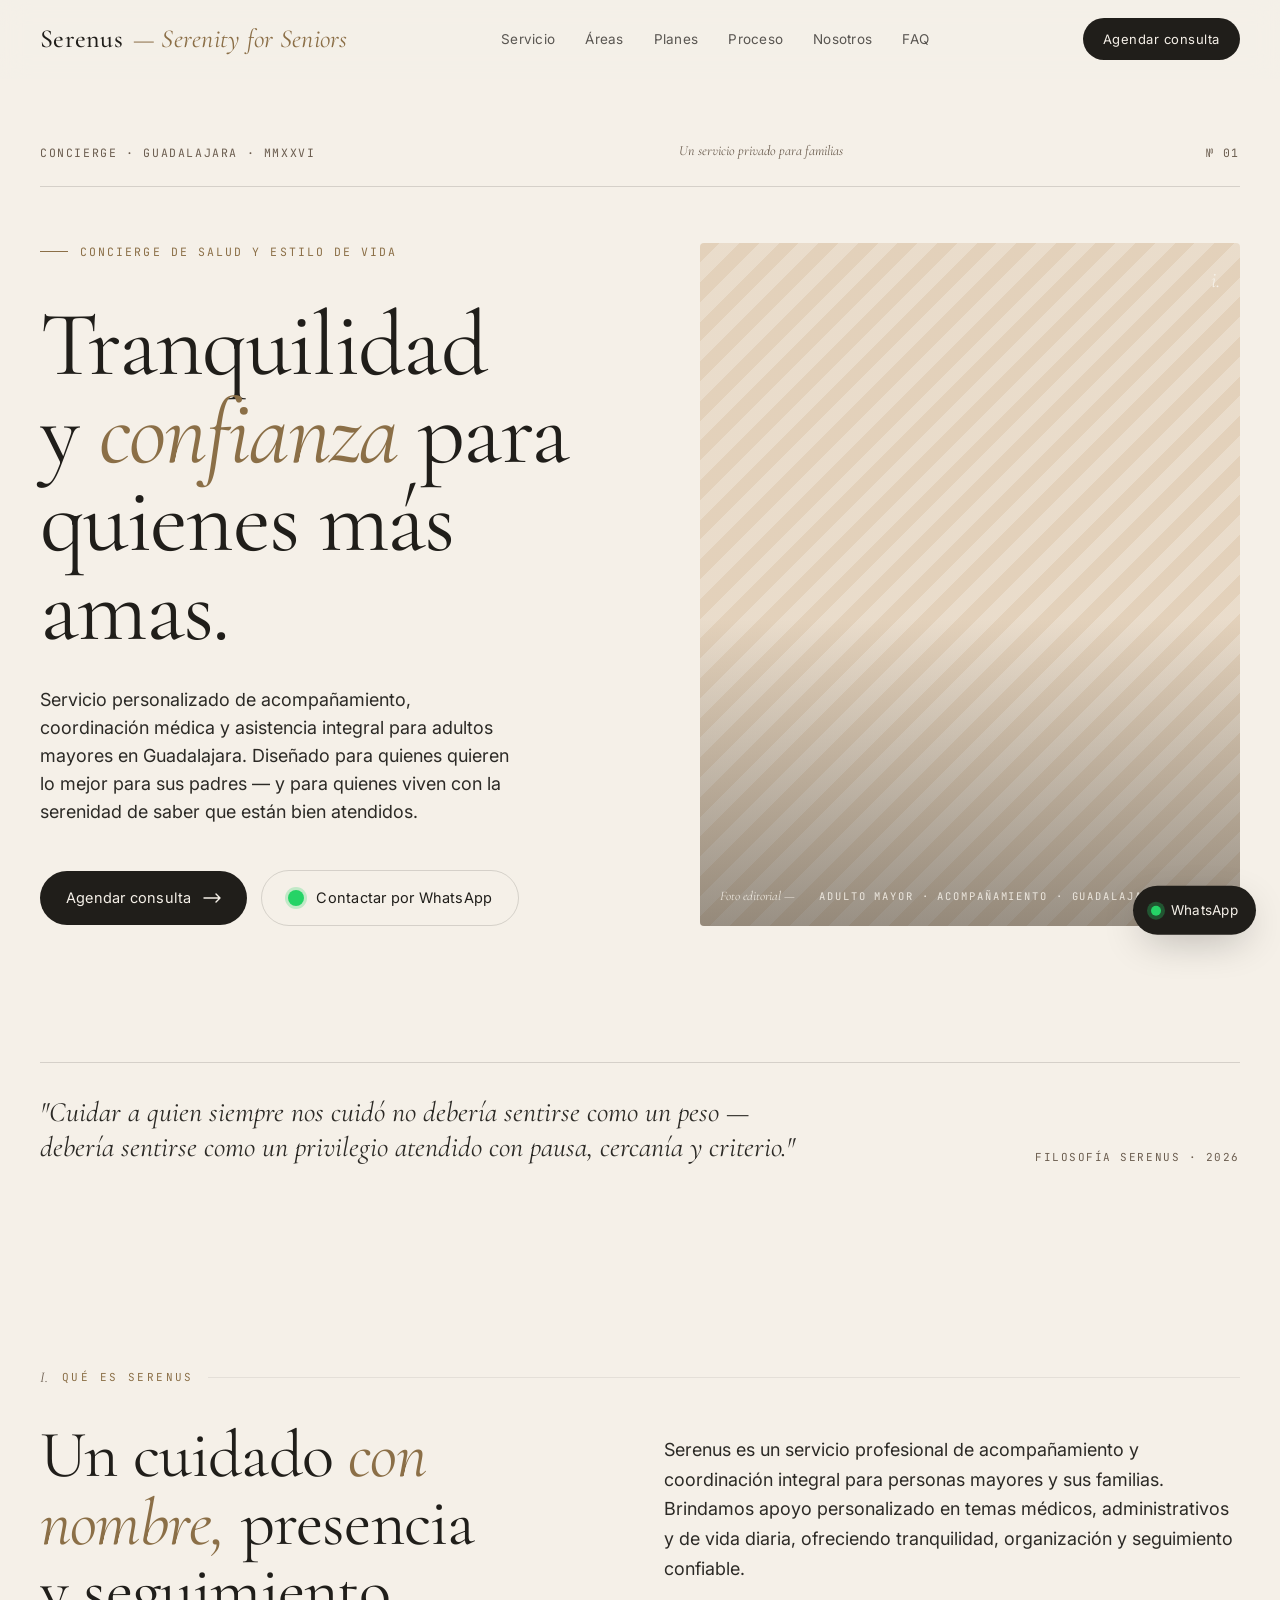
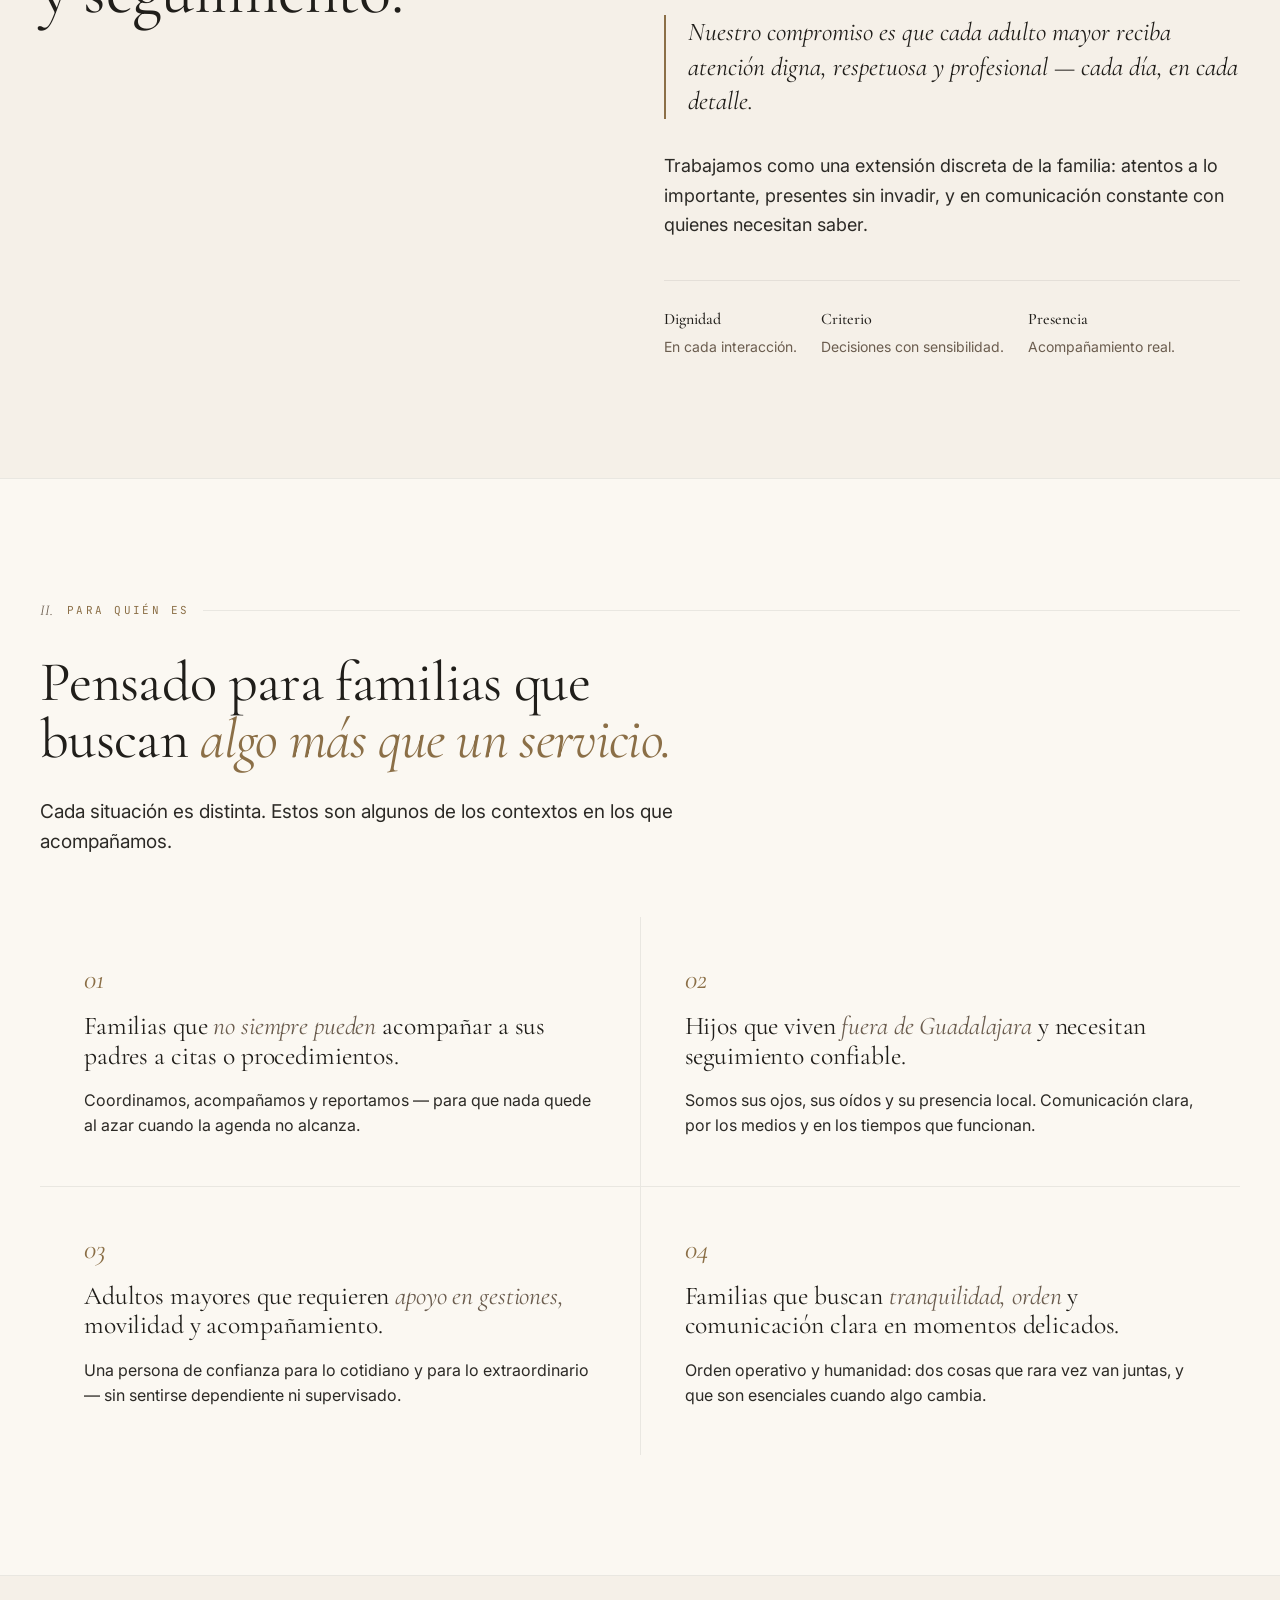
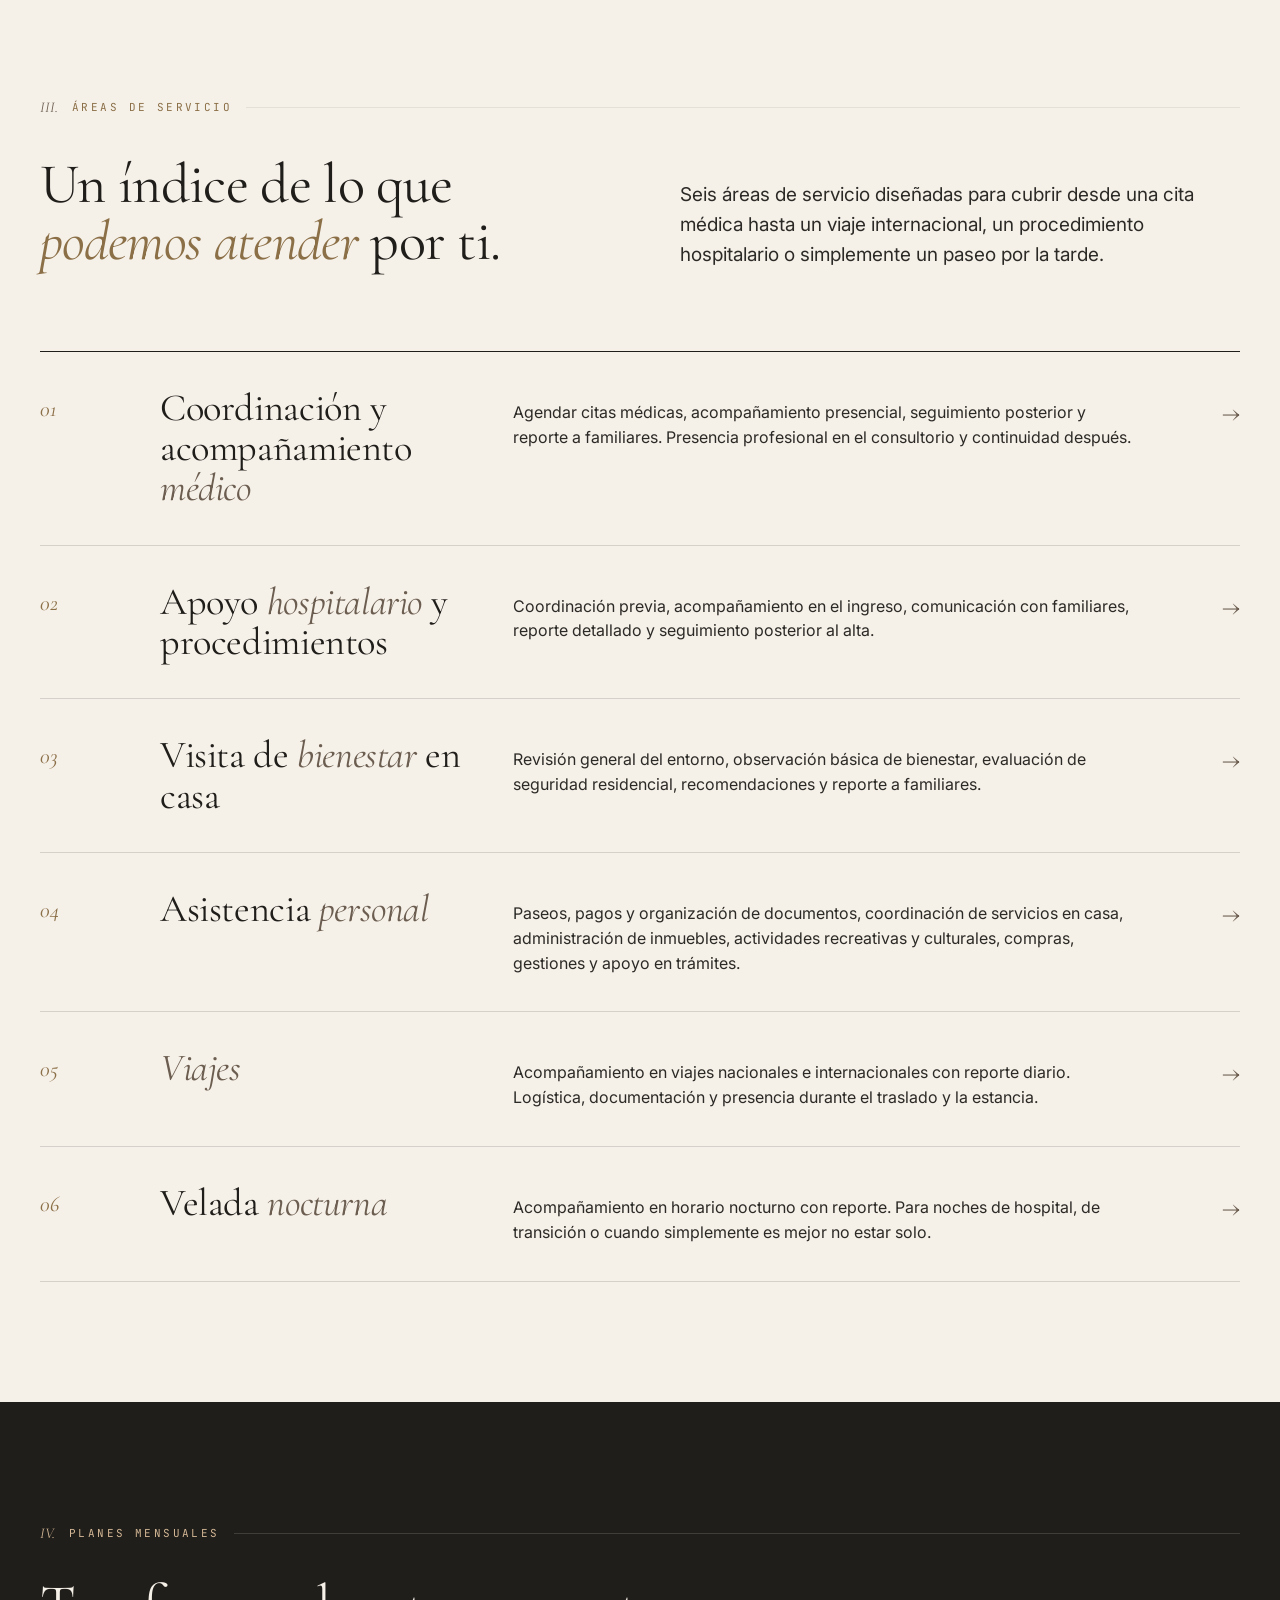
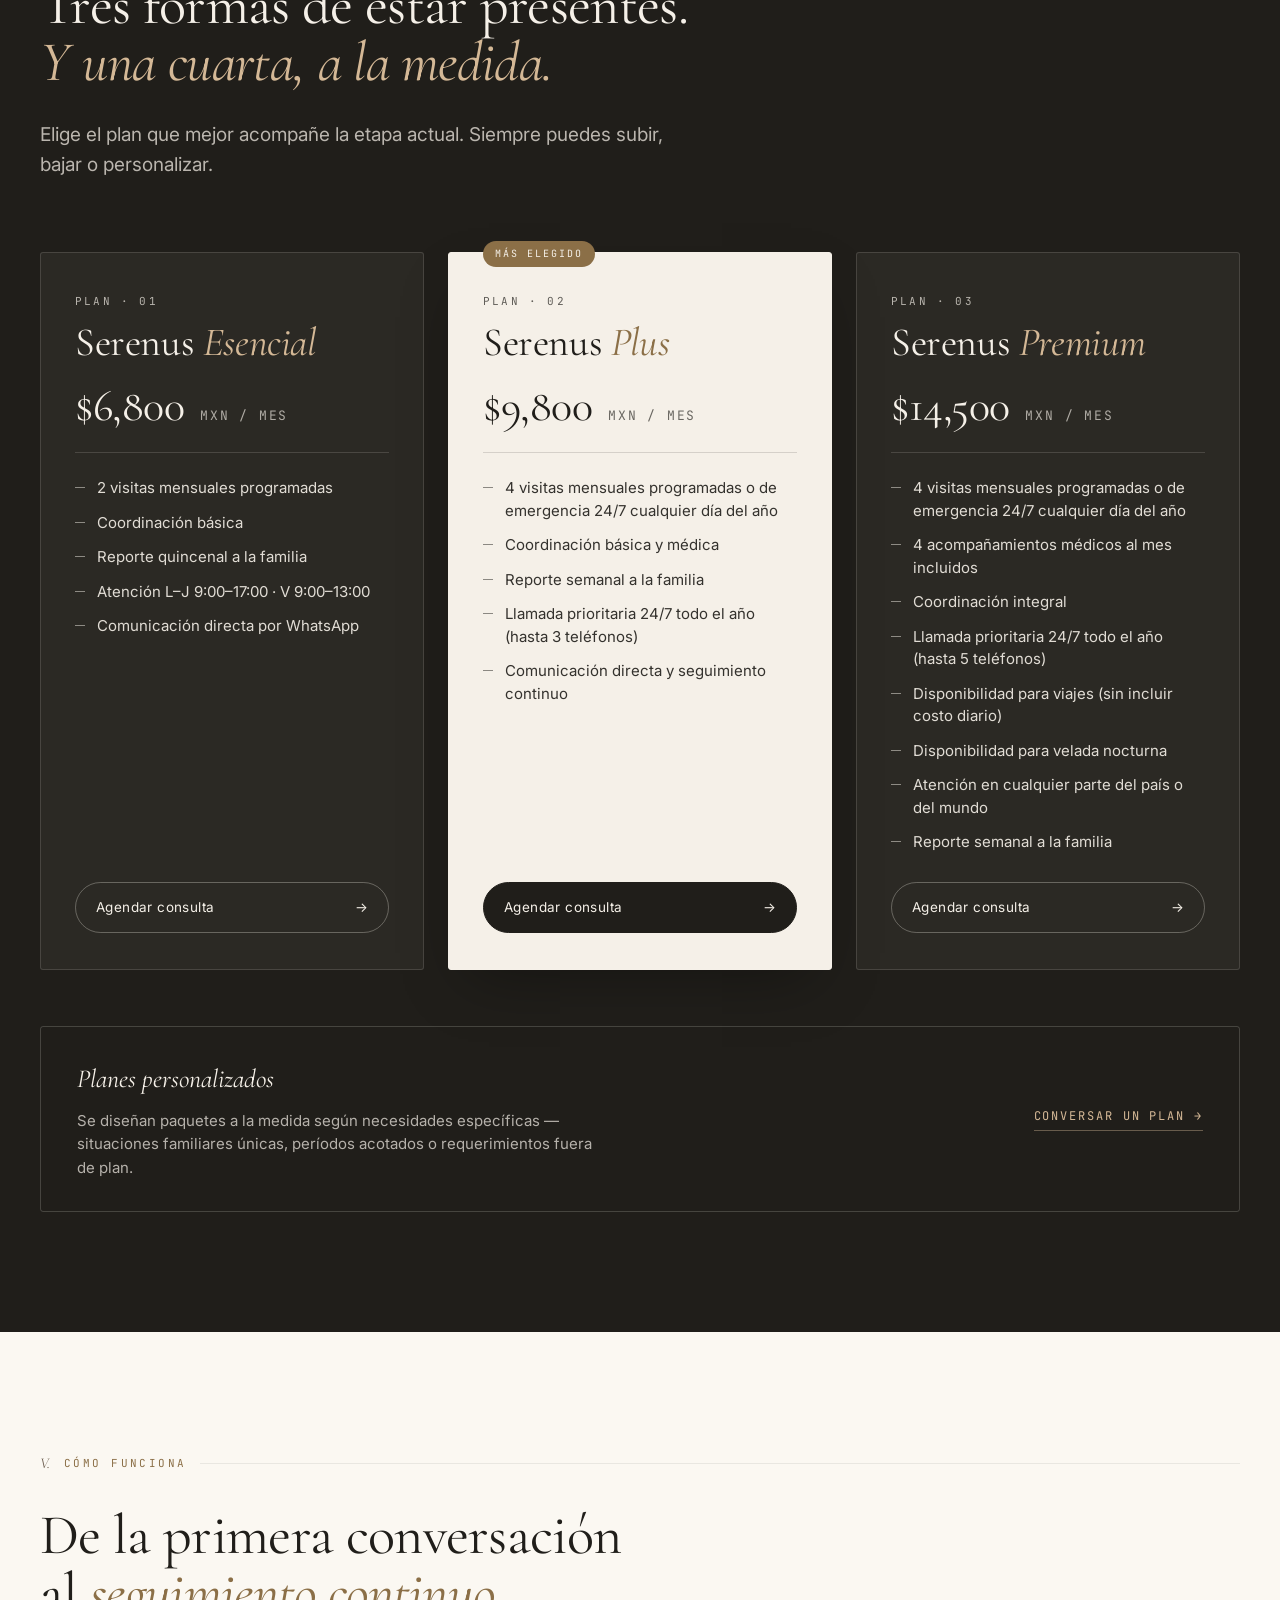
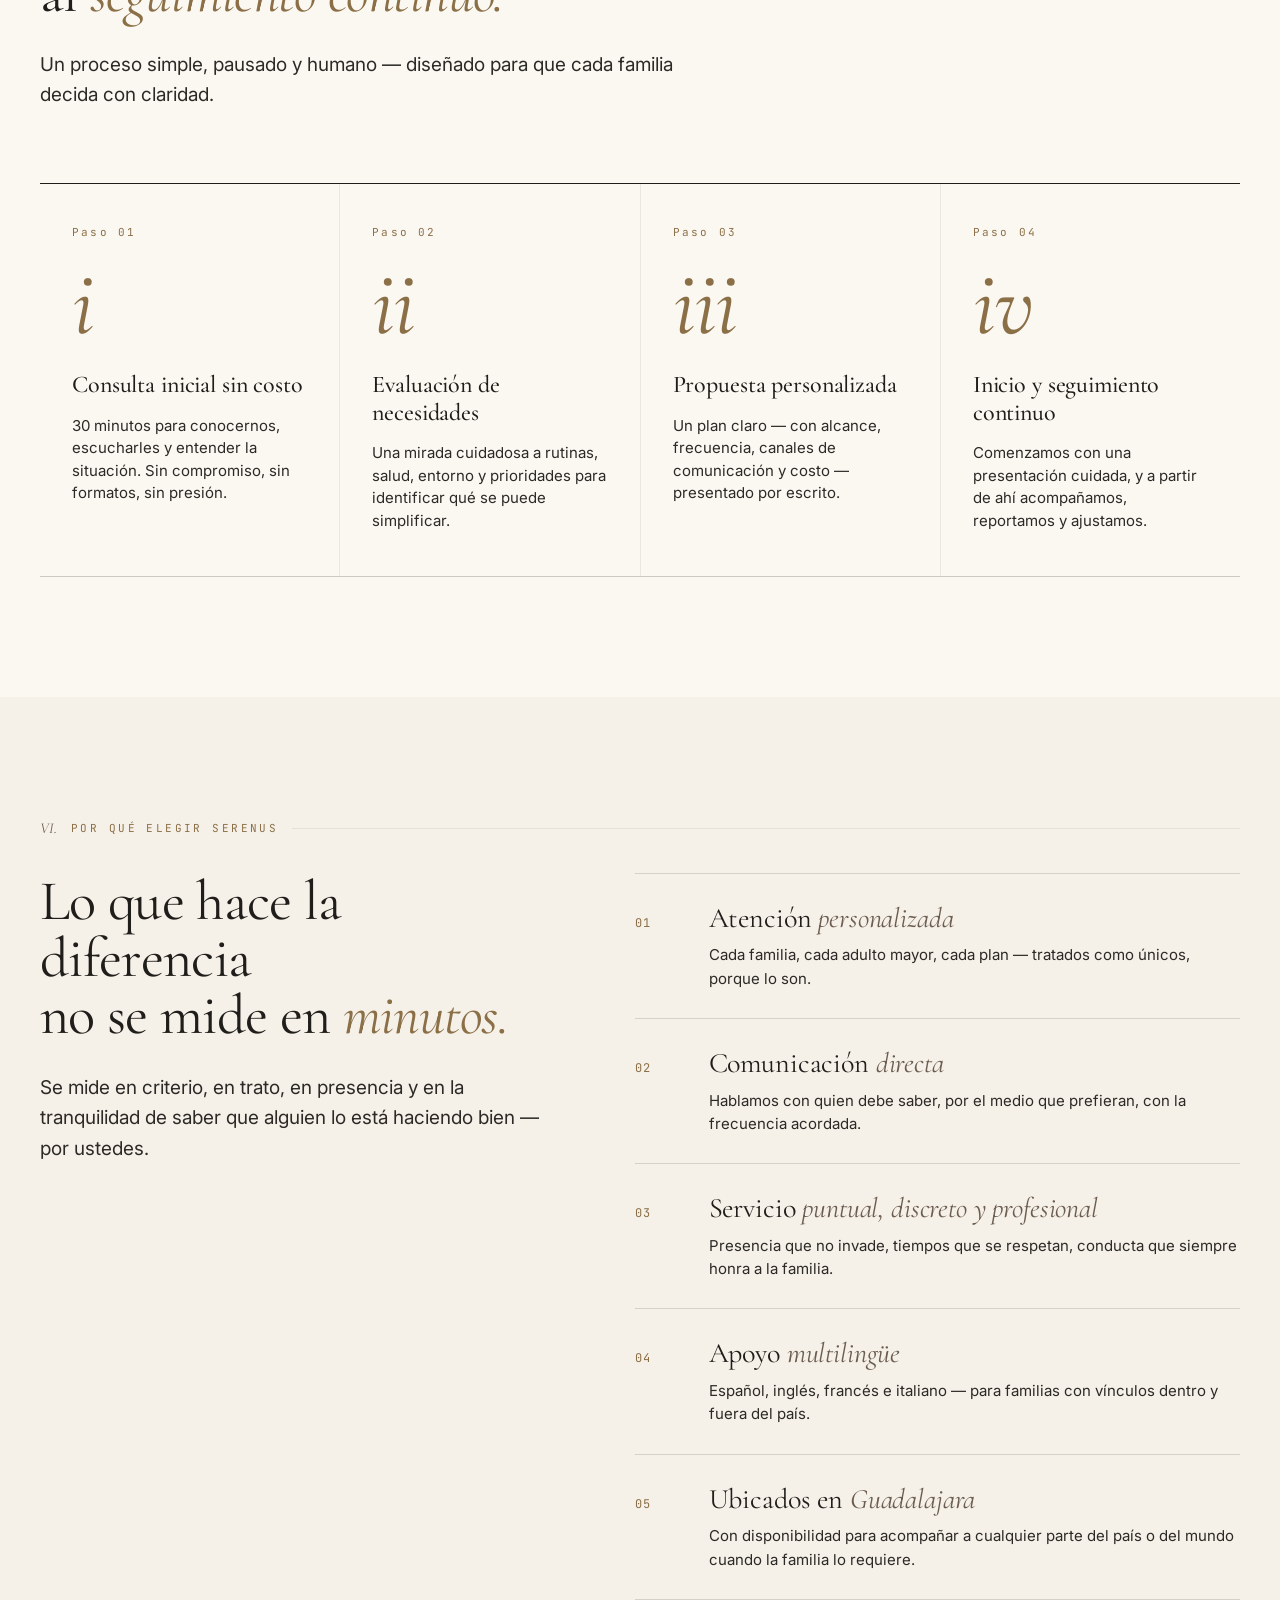
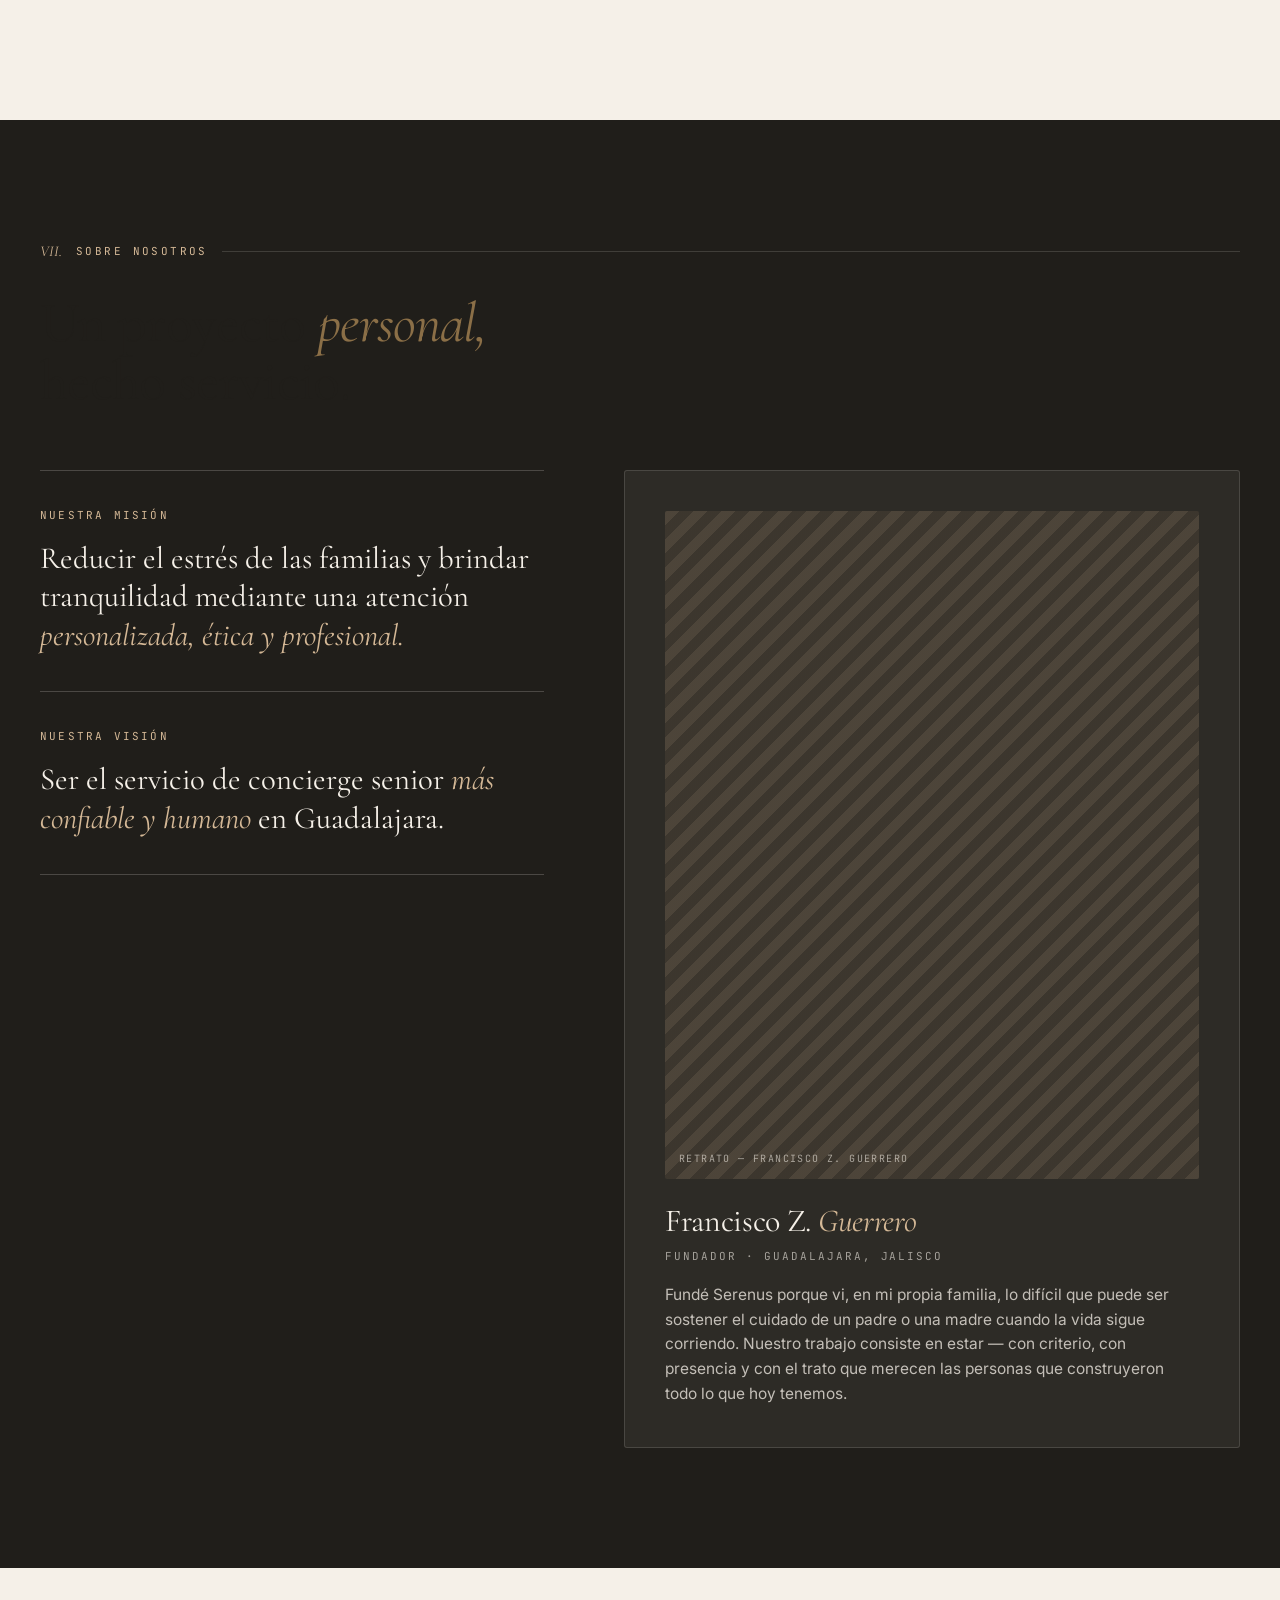
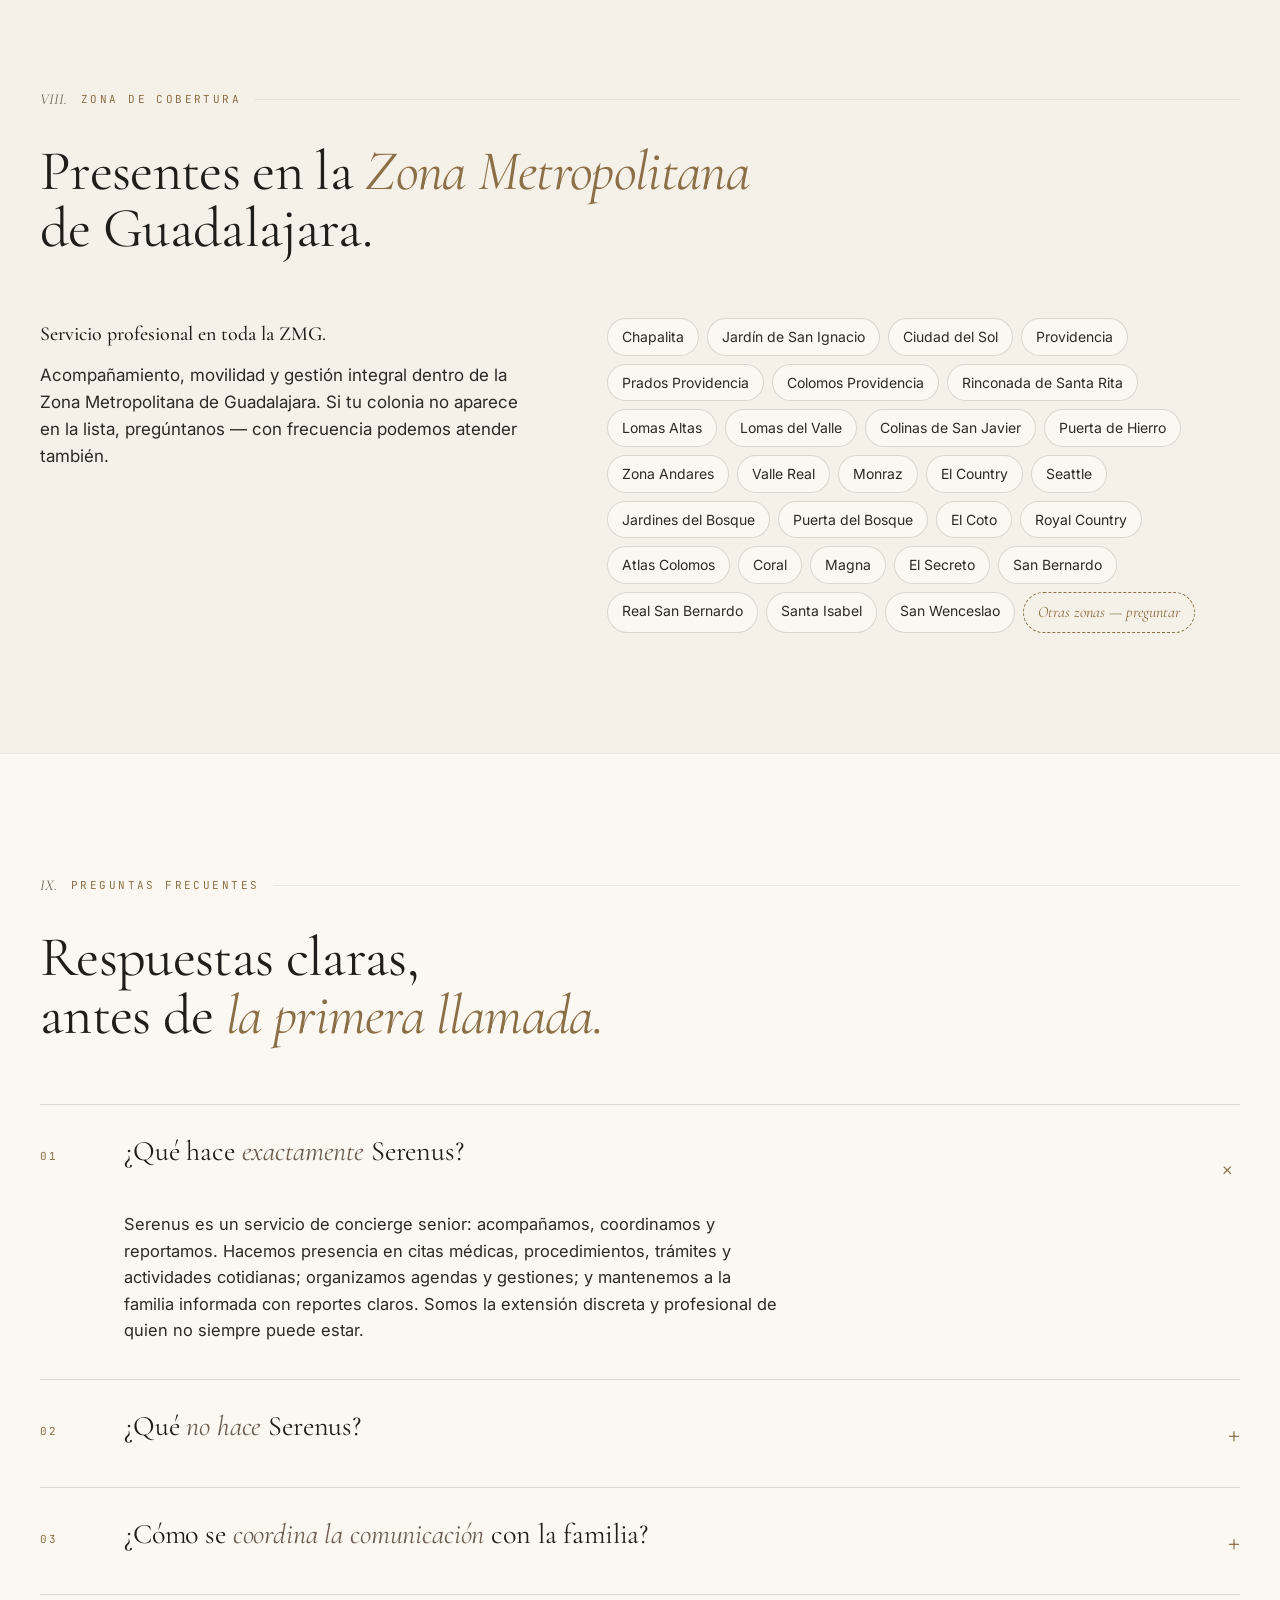
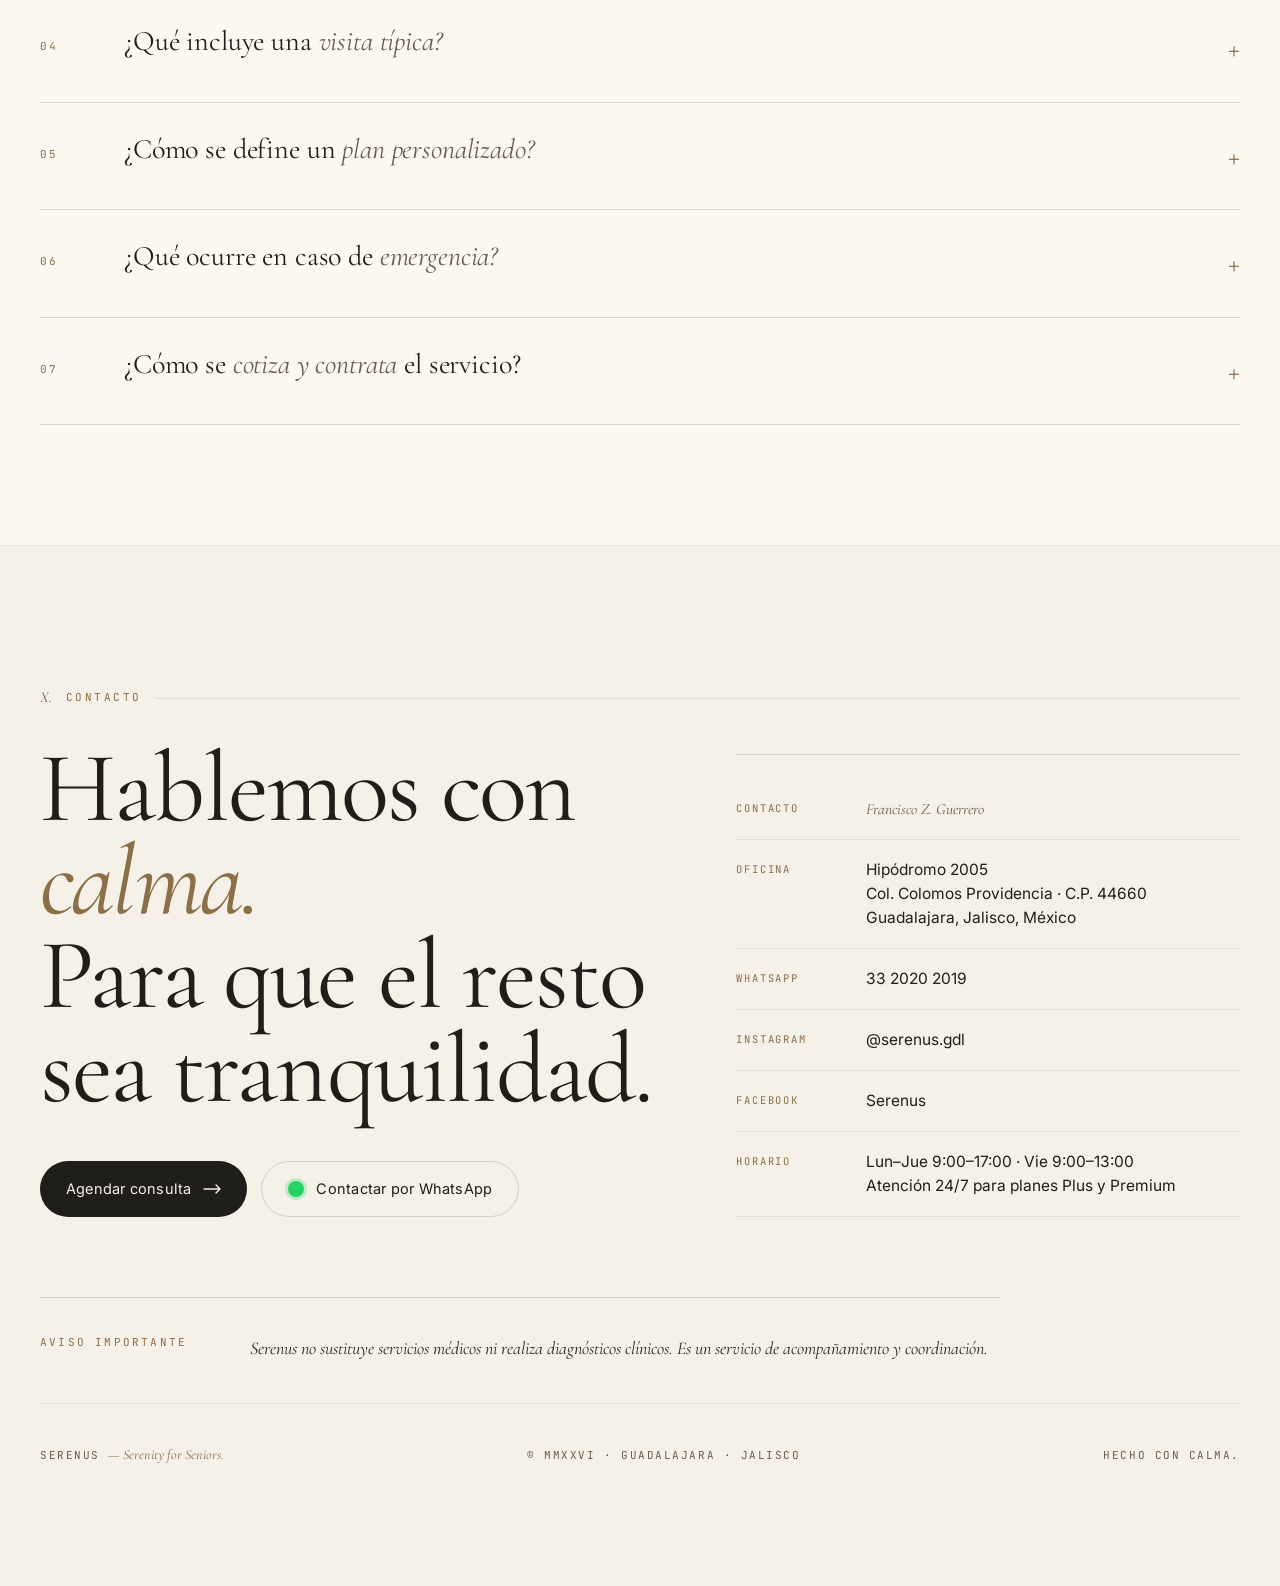
<file: project/export/src/Serenus.html>
<!doctype html>
<html lang="es">
<head>
<meta charset="utf-8" />
<meta name="viewport" content="width=device-width, initial-scale=1" />
<title>Serenus — Serenity for Seniors</title>
<template id="__bundler_thumbnail" data-bg-color="#F5F0E8">
  <svg viewBox="0 0 1200 800" xmlns="http://www.w3.org/2000/svg">
    <rect width="1200" height="800" fill="#F5F0E8"/>
    <text x="600" y="440" text-anchor="middle" font-family="Cormorant Garamond, Times New Roman, serif" font-size="180" fill="#201E1A" font-weight="400">Seren<tspan font-style="italic" fill="#8B6F47">u</tspan>s</text>
    <text x="600" y="520" text-anchor="middle" font-family="Cormorant Garamond, serif" font-style="italic" font-size="36" fill="#6B5D4F">Serenity for Seniors</text>
  </svg>
</template>
<link rel="preconnect" href="https://fonts.googleapis.com">
<link rel="preconnect" href="https://fonts.gstatic.com" crossorigin>
<link rel="stylesheet" href="https://fonts.googleapis.com/css2?family=Cormorant+Garamond:ital,wght@0,300;0,400;0,500;0,600;0,700;1,300;1,400;1,500;1,600&family=Inter:wght@300;400;500;600&family=JetBrains+Mono:wght@400;500&display=swap">
<style>
  :root{
    --cream:#F5F0E8;
    --cream-2:#EFE7D9;
    --paper:#FBF8F2;
    --ink:#201E1A;
    --ink-soft:#2C2A26;
    --taupe:#8B6F47;
    --taupe-deep:#6B5D4F;
    --sand:#D4B896;
    --sand-soft:#E6D6BE;
    --line: color-mix(in oklab, var(--ink) 15%, transparent);
    --line-soft: color-mix(in oklab, var(--ink) 8%, transparent);
    --serif:"Cormorant Garamond", "Times New Roman", serif;
    --sans:"Inter", system-ui, sans-serif;
    --mono:"JetBrains Mono", ui-monospace, monospace;
  }
  *{box-sizing:border-box; margin:0; padding:0}
  html{scroll-behavior:smooth}
  body{
    font-family:var(--sans);
    background:var(--cream);
    color:var(--ink);
    font-size:17px;
    line-height:1.55;
    font-weight:400;
    -webkit-font-smoothing:antialiased;
    text-rendering:optimizeLegibility;
  }
  a{color:inherit; text-decoration:none}
  button{font:inherit; cursor:pointer; background:none; border:none; color:inherit}
  img{max-width:100%; display:block}

  /* ========== Layout ========== */
  .wrap{ max-width: 1360px; margin: 0 auto; padding: 0 40px;}
  @media (max-width:720px){ .wrap{padding: 0 22px}}

  /* ========== NAV ========== */
  nav.top{
    position:fixed; top:0; left:0; right:0; z-index:50;
    backdrop-filter: blur(14px);
    background: color-mix(in oklab, var(--cream) 82%, transparent);
    border-bottom: 1px solid transparent;
    transition: border-color .4s ease, background .4s ease;
  }
  nav.top.scrolled{ border-bottom-color: var(--line-soft); }
  nav.top .inner{
    display:flex; align-items:center; justify-content:space-between;
    padding: 18px 40px;
    max-width: 1360px; margin: 0 auto;
  }
  .brand{
    font-family:var(--serif); font-size: 26px; letter-spacing: .01em;
    font-weight:500;
    display:flex; align-items:baseline; gap:10px;
  }
  .brand em{ font-style: italic; font-weight: 400; color: var(--taupe);}
  .brand .dot{
    width:6px; height:6px; border-radius:50%; background:var(--taupe);
    display:inline-block; margin: 0 6px 3px;
  }
  .nav-links{ display:flex; gap:30px; font-size: 13.5px; letter-spacing:.02em; color:var(--ink-soft);}
  .nav-links a{ opacity:.78; transition: opacity .2s;}
  .nav-links a:hover{opacity:1}
  .nav-cta{
    font-size:13px; letter-spacing:.04em;
    padding: 11px 20px;
    border-radius: 999px;
    background:var(--ink);
    color:var(--cream);
    transition: background .25s;
  }
  .nav-cta:hover{ background:var(--taupe);}
  @media (max-width:900px){ .nav-links{display:none} nav.top .inner{padding: 16px 22px} }

  /* ========== HERO ========== */
  .hero{
    padding: 140px 0 80px;
    position:relative;
  }
  .hero-top{
    display:flex; justify-content:space-between; align-items:flex-end;
    border-bottom:1px solid var(--line);
    padding-bottom:24px; margin-bottom: 56px;
    font-family:var(--mono); font-size:11.5px; letter-spacing:.14em; text-transform:uppercase;
    color:var(--taupe-deep);
  }
  .hero-top .issue em{ font-family:var(--serif); text-transform:none; letter-spacing:0; font-style:italic; font-size:14px;}
  .hero-grid{
    display:grid;
    grid-template-columns: 1.05fr .95fr;
    gap: 64px;
    align-items: stretch;
  }
  @media (max-width: 980px){ .hero-grid{ grid-template-columns:1fr; gap: 40px;}}

  .hero-text .kicker{
    font-family:var(--mono); font-size:11.5px; letter-spacing:.18em; text-transform:uppercase;
    color:var(--taupe); margin-bottom: 40px;
    display:flex; align-items:center; gap:12px;
  }
  .hero-text .kicker::before{
    content:""; width:28px; height:1px; background: var(--taupe);
  }
  .hero-headline{
    font-family: var(--serif);
    font-weight: 400;
    font-size: clamp(52px, 7.2vw, 108px);
    line-height: .96;
    letter-spacing:-0.018em;
    color:var(--ink);
    margin-bottom: 32px;
  }
  .hero-headline em{
    font-style: italic;
    font-weight: 400;
    color: var(--taupe);
  }
  .hero-sub{
    font-size: 18px;
    line-height:1.55;
    color: var(--ink-soft);
    max-width: 480px;
    margin-bottom: 44px;
  }
  .hero-ctas{ display:flex; gap: 14px; flex-wrap:wrap; align-items:center;}
  .btn{
    display:inline-flex; align-items:center; gap:12px;
    padding: 16px 26px; border-radius: 999px;
    font-size:14.5px; letter-spacing:.015em;
    transition: all .28s cubic-bezier(.2,.7,.2,1);
    white-space: nowrap;
    min-height: 52px;
  }
  .btn-primary{
    background: var(--ink); color: var(--cream);
  }
  .btn-primary:hover{ background: var(--taupe); transform: translateY(-1px);}
  .btn-ghost{
    background: transparent; color: var(--ink);
    border: 1px solid var(--line);
  }
  .btn-ghost:hover{ border-color: var(--ink); background: var(--paper);}
  .btn .arrow{
    width:18px; height:10px;
    transition: transform .3s;
  }
  .btn:hover .arrow{ transform: translateX(4px);}
  .btn .wa{
    width:16px; height:16px; border-radius:50%; background:#25D366; display:inline-block;
    box-shadow: 0 0 0 3px color-mix(in oklab, #25D366 25%, transparent);
  }

  /* Hero imagery */
  .hero-media{
    position:relative;
    min-height: 560px;
    border-radius: 4px;
    overflow:hidden;
    background:
      repeating-linear-gradient(135deg,
        color-mix(in oklab, var(--sand) 55%, var(--cream)) 0 14px,
        color-mix(in oklab, var(--sand) 35%, var(--cream)) 14px 28px);
  }
  .hero-media::after{
    content:"";
    position:absolute; inset:0;
    background: linear-gradient(180deg, transparent 55%, color-mix(in oklab, var(--ink) 40%, transparent));
  }
  .hero-media .tag{
    position:absolute; left:20px; bottom:20px;
    font-family:var(--mono); font-size:10.5px; letter-spacing:.18em; text-transform:uppercase;
    color: var(--cream); z-index:2; opacity:.9;
  }
  .hero-media .tag em{ font-family:var(--serif); font-style: italic; text-transform:none; letter-spacing:0; font-size:13px;}
  .hero-media .corner{
    position:absolute; top:20px; right:20px; z-index:2;
    font-family:var(--serif); font-style:italic; color:var(--cream);
    font-size: 22px;
  }
  .hero-quote{
    grid-column: 1 / -1;
    border-top:1px solid var(--line);
    margin-top: 72px; padding-top: 32px;
    display:grid; grid-template-columns: 1fr auto; gap:40px; align-items:end;
  }
  .hero-quote p{
    font-family:var(--serif); font-size: clamp(22px, 2.2vw, 32px);
    font-style:italic; font-weight: 400; line-height: 1.25;
    color: var(--ink-soft);
    max-width: 780px;
  }
  .hero-quote .sig{
    font-family:var(--mono); font-size:11px; letter-spacing:.14em; text-transform:uppercase;
    color:var(--taupe-deep); text-align:right; white-space:nowrap;
  }

  /* ========== Section scaffolding ========== */
  section{ padding: 120px 0; position:relative;}
  @media (max-width:720px){ section{padding: 80px 0}}
  .section-label{
    font-family:var(--mono); font-size: 11px; letter-spacing: .22em; text-transform: uppercase;
    color: var(--taupe); margin-bottom: 32px;
    display:flex; align-items:center; gap: 14px;
  }
  .section-label .num{
    font-family:var(--serif); font-style:italic; font-size:15px; letter-spacing:0;
    color: var(--taupe-deep);
  }
  .section-label::after{
    content:""; flex:1; height:1px; background:var(--line-soft);
  }
  .h2{
    font-family:var(--serif); font-weight: 400;
    font-size: clamp(36px, 4.4vw, 64px);
    line-height:1.02; letter-spacing:-.012em;
    max-width: 900px;
    color: var(--ink);
  }
  .h2 em{ font-style:italic; color:var(--taupe);}
  .lede{
    font-size: 19px; line-height: 1.6; color: var(--ink-soft);
    max-width: 640px;
    margin-top: 28px;
  }

  /* ========== QUÉ ES ========== */
  .que-es{
    display:grid; grid-template-columns: 1fr 1.1fr; gap: 100px;
    align-items:start;
  }
  @media (max-width: 980px){ .que-es{ grid-template-columns:1fr; gap:56px;}}
  .que-es .left .h2{ font-size: clamp(40px, 5.2vw, 76px);}
  .que-es .right{
    padding-top: 14px;
  }
  .que-es .right p{
    font-size: 18px; line-height: 1.65; color: var(--ink-soft);
    margin-bottom: 22px;
  }
  .que-es .right p.pull{
    font-family:var(--serif); font-size: clamp(22px, 2vw, 28px); font-style: italic;
    font-weight: 400; line-height: 1.35; color: var(--ink);
    border-left: 2px solid var(--taupe);
    padding-left: 22px; margin: 32px 0;
  }
  .promise{
    margin-top: 40px; padding-top:26px; border-top: 1px solid var(--line-soft);
    display:flex; gap: 24px; flex-wrap: wrap;
  }
  .promise div{ font-size:14px; color:var(--taupe-deep);}
  .promise strong{ font-family:var(--serif); font-weight:500; color:var(--ink); font-size:16px; display:block; margin-bottom:4px;}

  /* ========== PARA QUIÉN ========== */
  .para-quien{
    background: var(--paper);
    border-top: 1px solid var(--line-soft);
    border-bottom: 1px solid var(--line-soft);
  }
  .quien-grid{
    display:grid; grid-template-columns: repeat(2, 1fr); gap: 1px;
    background: var(--line-soft);
    margin-top: 60px;
  }
  @media (max-width: 720px){ .quien-grid{ grid-template-columns: 1fr}}
  .quien-card{
    background: var(--paper); padding: 48px 44px;
    display:flex; flex-direction:column; gap: 18px;
    min-height: 260px;
    transition: background .3s;
  }
  .quien-card:hover{ background: var(--cream-2);}
  .quien-card .num{
    font-family:var(--serif); font-style:italic; font-size: 28px; color: var(--taupe);
    line-height:1;
  }
  .quien-card h3{
    font-family:var(--serif); font-weight: 400;
    font-size: clamp(24px, 2vw, 32px); line-height: 1.15;
    color: var(--ink);
    letter-spacing:-.005em;
  }
  .quien-card h3 em{ font-style: italic; color: var(--taupe-deep);}
  .quien-card p{ color: var(--ink-soft); font-size: 16px; line-height: 1.55;}

  /* ========== SERVICIOS (index style) ========== */
  .servicios .intro{
    display:grid; grid-template-columns: 1fr 1fr; gap: 80px; align-items:end;
    margin-bottom: 80px;
  }
  @media (max-width: 900px){ .servicios .intro{ grid-template-columns:1fr; gap:28px;}}
  .index{
    border-top: 1px solid var(--ink);
  }
  .idx-row{
    display:grid; grid-template-columns: 80px 1fr 2fr 60px;
    gap: 40px; padding: 36px 0;
    border-bottom: 1px solid var(--line);
    align-items: start;
    cursor: pointer;
    transition: padding .3s, background .3s;
    position:relative;
  }
  @media (max-width:900px){
    .idx-row{ grid-template-columns: 50px 1fr 40px; gap: 20px;}
    .idx-row .detail{ grid-column: 2 / 3}
  }
  .idx-row:hover{ padding-left: 12px;}
  .idx-row .num{
    font-family:var(--serif); font-style: italic; font-size: 22px; color: var(--taupe); line-height:1;
    padding-top: 10px;
  }
  .idx-row .title{
    font-family: var(--serif); font-weight: 400;
    font-size: clamp(28px, 3vw, 44px); line-height: 1.05;
    color: var(--ink); letter-spacing:-.01em;
  }
  .idx-row .title em{ font-style:italic; color: var(--taupe-deep);}
  .idx-row .detail{
    font-size: 16px; color: var(--ink-soft); line-height: 1.55;
    padding-top: 12px;
  }
  @media (max-width:900px){ .idx-row .detail{ font-size:15px;}}
  .idx-row .chev{
    font-family:var(--serif); font-size:28px; color:var(--taupe-deep);
    transition: transform .3s;
    padding-top: 4px; text-align:right;
    font-style: italic;
  }
  .idx-row:hover .chev{ transform: translateX(6px);}

  /* ========== PLANES ========== */
  .planes{ background: var(--ink); color: var(--cream);}
  .planes .section-label{ color: var(--sand);}
  .planes .section-label .num{ color: var(--sand);}
  .planes .section-label::after{ background: color-mix(in oklab, var(--cream) 15%, transparent);}
  .planes .h2{ color: var(--cream);}
  .planes .h2 em{ color: var(--sand);}
  .planes .lede{ color: color-mix(in oklab, var(--cream) 72%, transparent);}

  .plan-grid{
    display: grid; grid-template-columns: repeat(3, 1fr); gap: 24px;
    margin-top: 72px;
    align-items: stretch;
  }
  @media (max-width: 980px){ .plan-grid{ grid-template-columns: 1fr; gap: 16px;}}
  .plan{
    background: color-mix(in oklab, var(--cream) 5%, transparent);
    border: 1px solid color-mix(in oklab, var(--cream) 14%, transparent);
    border-radius: 3px;
    padding: 40px 34px 36px;
    display:flex; flex-direction:column;
    transition: transform .4s cubic-bezier(.2,.7,.2,1), background .3s, border-color .3s;
    position: relative;
  }
  .plan:hover{
    background: color-mix(in oklab, var(--cream) 8%, transparent);
    border-color: color-mix(in oklab, var(--cream) 26%, transparent);
  }
  .plan.featured{
    background: var(--cream);
    color: var(--ink);
    border-color: var(--cream);
    transform: translateY(-12px);
    box-shadow: 0 24px 60px -20px rgba(0,0,0,.35);
  }
  @media (max-width: 980px){ .plan.featured{ transform:none;}}
  .plan.featured:hover{ background: var(--cream); transform: translateY(-14px);}
  @media (max-width: 980px){ .plan.featured:hover{ transform:none;}}
  .plan .ribbon{
    position:absolute; top: -12px; left: 34px;
    font-family:var(--mono); font-size: 10px; letter-spacing: .2em; text-transform:uppercase;
    background: var(--taupe); color: var(--cream);
    padding: 5px 12px; border-radius: 999px;
  }
  .plan .head{ border-bottom: 1px solid color-mix(in oklab, currentColor 15%, transparent); padding-bottom: 24px; margin-bottom:24px;}
  .plan .tier{ font-family:var(--mono); font-size:11px; letter-spacing:.2em; text-transform:uppercase; opacity:.7; margin-bottom: 12px;}
  .plan .name{
    font-family: var(--serif); font-weight:400; font-size: 40px; line-height: 1;
    letter-spacing:-.01em;
  }
  .plan .name em{ font-style: italic; color: var(--sand);}
  .plan.featured .name em{ color: var(--taupe);}
  .plan .price{
    font-family: var(--serif); font-size: 44px; line-height:1; margin-top: 22px;
    letter-spacing:-.01em;
  }
  .plan .price .m{ font-family:var(--mono); font-size: 13px; letter-spacing:.14em; text-transform:uppercase; opacity:.65; margin-left:6px;}
  .plan ul{ list-style:none; display:flex; flex-direction:column; gap: 12px; flex:1;}
  .plan li{
    font-size: 15px; line-height: 1.5;
    padding-left: 22px; position:relative;
    opacity: .9;
  }
  .plan li::before{
    content:""; position:absolute; left:0; top: 10px; width:10px; height:1px; background: currentColor; opacity:.55;
  }
  .plan .cta{
    margin-top: 28px;
    display:inline-flex; align-items:center; justify-content:space-between;
    padding: 14px 20px; border-radius: 999px;
    border: 1px solid color-mix(in oklab, currentColor 30%, transparent);
    font-size: 13.5px; letter-spacing:.03em;
    transition: all .25s;
  }
  .plan .cta:hover{ background: currentColor; color: var(--ink);}
  .plan.featured .cta{ background: var(--ink); color: var(--cream); border-color: var(--ink);}
  .plan.featured .cta:hover{ background: var(--taupe); border-color: var(--taupe);}

  .plan-footer{
    margin-top: 56px; padding: 32px 36px;
    border: 1px solid color-mix(in oklab, var(--cream) 18%, transparent);
    border-radius: 3px;
    display:flex; justify-content: space-between; align-items: center; gap: 30px; flex-wrap:wrap;
  }
  .plan-footer .t{ font-family:var(--serif); font-size: 26px; font-style:italic; color: var(--cream);}
  .plan-footer .s{ font-size:15px; color: color-mix(in oklab, var(--cream) 70%, transparent); max-width: 520px;}
  .plan-footer .link{
    font-family:var(--mono); font-size:12px; letter-spacing:.16em; text-transform:uppercase; color: var(--sand);
    border-bottom:1px solid color-mix(in oklab, var(--sand) 40%, transparent); padding-bottom:4px;
  }

  /* ========== CÓMO FUNCIONA ========== */
  .como{ background: var(--paper);}
  .steps{
    margin-top: 72px;
    display:grid; grid-template-columns: repeat(4, 1fr); gap: 1px;
    background: var(--line-soft);
    border-top: 1px solid var(--ink);
    border-bottom: 1px solid var(--line);
  }
  @media (max-width: 900px){ .steps{ grid-template-columns: repeat(2, 1fr);} }
  @media (max-width: 560px){ .steps{ grid-template-columns: 1fr;} }
  .step{
    background: var(--paper);
    padding: 40px 32px 44px;
    display:flex; flex-direction: column; gap: 16px;
    min-height: 260px;
    transition: background .3s;
  }
  .step:hover{ background: var(--cream);}
  .step .n{
    font-family:var(--mono); font-size: 11px; letter-spacing:.2em; color: var(--taupe);
  }
  .step .big{
    font-family: var(--serif); font-style: italic; font-weight: 400;
    font-size: 92px; line-height: .85; color: var(--taupe);
    letter-spacing: -.02em;
    margin-top: 8px; margin-bottom: 12px;
  }
  .step h4{ font-family:var(--serif); font-size: 24px; font-weight: 500; line-height:1.15; color: var(--ink); letter-spacing:-.005em;}
  .step p{ color: var(--ink-soft); font-size: 15px; line-height:1.5;}

  /* ========== POR QUÉ ========== */
  .porque{
    display:grid; grid-template-columns: 1fr 1.2fr; gap: 90px;
  }
  @media (max-width: 980px){ .porque{ grid-template-columns: 1fr; gap: 40px;}}
  .reasons{ display:flex; flex-direction: column;}
  .reason{
    padding: 28px 0;
    border-top: 1px solid var(--line);
    display:grid; grid-template-columns: 50px 1fr; gap: 24px; align-items: baseline;
  }
  .reason:last-child{ border-bottom: 1px solid var(--line);}
  .reason .n{ font-family:var(--mono); font-size: 12px; color: var(--taupe); letter-spacing:.15em;}
  .reason .t{
    font-family:var(--serif); font-size: clamp(22px, 2.2vw, 30px); font-weight: 400; line-height: 1.2;
    letter-spacing:-.005em;
  }
  .reason .t em{ font-style:italic; color: var(--taupe-deep);}
  .reason .d{ grid-column: 2; font-size: 15px; color: var(--ink-soft); margin-top:8px; max-width: 540px;}

  /* ========== SOBRE ========== */
  .sobre{
    background: var(--ink); color: var(--cream);
  }
  .sobre .section-label{color:var(--sand)}
  .sobre .section-label .num{color:var(--sand)}
  .sobre .section-label::after{ background: color-mix(in oklab, var(--cream) 15%, transparent);}
  .sobre-grid{
    display:grid; grid-template-columns: .9fr 1.1fr; gap: 80px;
    margin-top: 60px;
  }
  @media (max-width: 980px){ .sobre-grid{ grid-template-columns: 1fr; gap: 40px;}}
  .mision-card{
    padding: 36px 0;
    border-top: 1px solid color-mix(in oklab, var(--cream) 20%, transparent);
  }
  .mision-card:last-child{ border-bottom: 1px solid color-mix(in oklab, var(--cream) 20%, transparent);}
  .mision-card .k{
    font-family:var(--mono); font-size: 11px; letter-spacing:.2em; text-transform:uppercase; color: var(--sand);
    margin-bottom: 16px;
  }
  .mision-card p{
    font-family: var(--serif); font-size: clamp(24px, 2.4vw, 34px); line-height: 1.25;
    font-weight: 400; color: var(--cream);
  }
  .mision-card p em{ font-style: italic; color: var(--sand);}

  .founder{
    background: color-mix(in oklab, var(--cream) 6%, transparent);
    padding: 40px; border-radius: 3px;
    border: 1px solid color-mix(in oklab, var(--cream) 14%, transparent);
  }
  .founder .portrait{
    aspect-ratio: 4/5; border-radius: 2px;
    background:
      repeating-linear-gradient(135deg,
        color-mix(in oklab, var(--sand) 28%, var(--ink)) 0 10px,
        color-mix(in oklab, var(--sand) 18%, var(--ink)) 10px 20px);
    margin-bottom: 24px; position:relative; overflow:hidden;
  }
  .founder .portrait::after{
    content:"Retrato — Francisco Z. Guerrero";
    position:absolute; left:14px; bottom: 12px;
    font-family:var(--mono); font-size: 10px; letter-spacing:.14em;
    color: color-mix(in oklab, var(--cream) 60%, transparent); text-transform: uppercase;
  }
  .founder .name{
    font-family: var(--serif); font-size: 32px; font-weight: 400; letter-spacing:-.01em;
    line-height: 1.1;
  }
  .founder .name em{ font-style:italic; color:var(--sand);}
  .founder .role{
    font-family:var(--mono); font-size: 11px; letter-spacing:.18em; text-transform:uppercase;
    color: color-mix(in oklab, var(--cream) 60%, transparent);
    margin-top: 10px;
  }
  .founder .bio{
    font-size: 15.5px; line-height: 1.6; margin-top: 18px;
    color: color-mix(in oklab, var(--cream) 75%, transparent);
  }

  /* ========== COBERTURA ========== */
  .cobertura .grid{
    display: grid; grid-template-columns: 1fr 1.3fr; gap: 80px; align-items: start;
    margin-top: 60px;
  }
  @media (max-width: 980px){ .cobertura .grid{ grid-template-columns: 1fr; gap: 40px;}}
  .cobertura .intro-t{ font-size:17px; line-height:1.6; color:var(--ink-soft);}
  .cobertura .intro-t strong{ font-family:var(--serif); font-weight:500; color:var(--ink); font-size: 20px; display:block; margin-bottom:12px;}
  .zones{
    display: flex; flex-wrap: wrap; gap: 8px;
  }
  .zones .z{
    font-size: 14px; padding: 7px 14px; border-radius: 999px;
    border: 1px solid var(--line);
    color: var(--ink-soft);
    transition: all .25s;
    background: var(--paper);
  }
  .zones .z:hover{ background: var(--ink); color: var(--cream); border-color: var(--ink);}
  .zones .more{
    font-style: italic; font-family: var(--serif); font-size: 16px; color: var(--taupe); padding: 7px 14px; border:1px dashed var(--taupe); background:transparent;
  }

  /* ========== FAQ ========== */
  .faq{ background: var(--paper); border-top: 1px solid var(--line-soft); border-bottom: 1px solid var(--line-soft);}
  .faq-list{ margin-top: 60px; border-top: 1px solid var(--line);}
  .faq-item{ border-bottom: 1px solid var(--line);}
  .faq-q{
    width:100%; text-align:left;
    display:grid; grid-template-columns: 60px 1fr 40px; gap:24px; align-items: baseline;
    padding: 30px 0;
    transition: padding .3s;
  }
  .faq-q:hover{ padding-left: 8px;}
  .faq-q .n{ font-family:var(--mono); font-size: 11px; color: var(--taupe); letter-spacing:.2em;}
  .faq-q .q{
    font-family: var(--serif); font-size: clamp(22px, 2.2vw, 30px); font-weight: 400; line-height: 1.2;
    letter-spacing: -.005em; color: var(--ink);
  }
  .faq-q .q em{ font-style: italic; color: var(--taupe-deep);}
  .faq-q .pm{
    font-family: var(--serif); font-style:italic; font-size: 30px; color: var(--taupe); text-align: right;
    transition: transform .35s cubic-bezier(.2,.7,.2,1);
    align-self: center;
  }
  .faq-item.open .faq-q .pm{ transform: rotate(45deg);}
  .faq-a{
    display:grid; grid-template-rows: 0fr;
    transition: grid-template-rows .4s cubic-bezier(.2,.7,.2,1);
  }
  .faq-a > div{ overflow: hidden;}
  .faq-item.open .faq-a{ grid-template-rows: 1fr;}
  .faq-a p{
    padding: 0 80px 36px 84px;
    font-size: 16.5px; line-height: 1.6; color: var(--ink-soft);
    max-width: 820px;
  }
  @media (max-width: 720px){
    .faq-q{ grid-template-columns: 40px 1fr 30px; gap:16px;}
    .faq-a p{ padding: 0 0 28px 56px;}
  }

  /* ========== CONTACTO ========== */
  .contacto{
    padding: 140px 0 80px;
    position:relative;
  }
  .contacto-grid{
    display:grid; grid-template-columns: 1.1fr .9fr; gap: 80px;
    align-items: end;
  }
  @media (max-width: 980px){ .contacto-grid{ grid-template-columns:1fr; gap: 40px;}}
  .closer .h-big{
    font-family: var(--serif); font-weight: 400;
    font-size: clamp(56px, 7.8vw, 124px);
    line-height: .94; letter-spacing: -.018em;
  }
  .closer .h-big em{ font-style: italic; color: var(--taupe);}
  .closer .ctas{ display:flex; gap:14px; margin-top: 44px; flex-wrap:wrap;}
  .contact-info{
    padding-top: 24px;
    border-top: 1px solid var(--line);
  }
  .contact-info .row{
    display:grid; grid-template-columns: 110px 1fr; gap: 20px;
    padding: 18px 0; border-bottom: 1px solid var(--line-soft);
    font-size: 15.5px;
  }
  .contact-info .row .k{
    font-family:var(--mono); font-size: 10.5px; letter-spacing:.18em; text-transform:uppercase; color: var(--taupe); padding-top:3px;
  }
  .contact-info .row .v{ color: var(--ink); line-height: 1.55;}
  .contact-info .row .v em{ font-family:var(--serif); font-style: italic; color: var(--taupe-deep);}
  .contact-info .row a:hover{ color: var(--taupe);}

  .aviso{
    margin-top: 80px; padding-top: 36px;
    border-top: 1px solid var(--line);
    display:grid; grid-template-columns: 180px 1fr; gap: 30px;
    max-width: 960px;
  }
  @media (max-width: 720px){ .aviso{ grid-template-columns: 1fr; gap: 10px;}}
  .aviso .k{ font-family:var(--mono); font-size: 11px; letter-spacing:.2em; text-transform:uppercase; color: var(--taupe);}
  .aviso .v{ font-size: 14.5px; line-height:1.6; color: var(--ink-soft); font-style: italic; font-family:var(--serif); font-size: 18px;}

  footer.foot{
    padding: 40px 0 40px;
    border-top: 1px solid var(--line-soft);
    margin-top: 40px;
    display:flex; justify-content: space-between; align-items: baseline;
    flex-wrap: wrap; gap: 20px;
    font-family:var(--mono); font-size: 11px; letter-spacing:.14em; text-transform: uppercase;
    color: var(--taupe-deep);
  }
  footer.foot em{ font-family: var(--serif); font-style: italic; text-transform: none; letter-spacing: 0; font-size: 14px; color: var(--taupe);}

  /* ========== Sticky WhatsApp ========== */
  .sticky-wa{
    position: fixed; bottom: 24px; right: 24px; z-index: 40;
    background: var(--ink); color: var(--cream);
    padding: 14px 18px; border-radius: 999px;
    font-size: 13.5px; letter-spacing:.02em;
    display:flex; align-items:center; gap:10px;
    box-shadow: 0 12px 40px -10px rgba(0,0,0,.3);
    transition: transform .3s, background .3s;
    transform: translateY(120%);
  }
  .sticky-wa.show{ transform: translateY(0);}
  .sticky-wa:hover{ background: var(--taupe);}
  .sticky-wa .wa-dot{ width:10px; height:10px; border-radius:50%; background:#25D366; box-shadow:0 0 0 4px color-mix(in oklab,#25D366 30%, transparent); animation: pulse 2s ease-in-out infinite;}
  @keyframes pulse{ 0%,100%{opacity:1} 50%{opacity:.6}}

  /* ========== Reveal animations ========== */
  .reveal{ opacity:0; transform: translateY(24px); transition: opacity 1s cubic-bezier(.2,.7,.2,1), transform 1s cubic-bezier(.2,.7,.2,1);}
  .reveal.in{ opacity:1; transform: none;}
  .reveal.d1{ transition-delay: .08s;}
  .reveal.d2{ transition-delay: .16s;}
  .reveal.d3{ transition-delay: .24s;}
  .reveal.d4{ transition-delay: .32s;}

  /* Larger hit targets on mobile */
  @media (max-width: 720px){
    .btn{ min-height: 56px; padding: 16px 22px;}
    body{ font-size: 17px;}
    .hero{ padding: 120px 0 60px;}
  }

  ::selection{ background: var(--taupe); color: var(--cream);}
</style>
</head>
<body>

<!-- ============ NAV ============ -->
<nav class="top" id="topnav">
  <div class="inner">
    <a href="#top" class="brand" aria-label="Serenus">
      Serenus <em>— Serenity for Seniors</em>
    </a>
    <div class="nav-links">
      <a href="#que-es">Servicio</a>
      <a href="#servicios">Áreas</a>
      <a href="#planes">Planes</a>
      <a href="#como">Proceso</a>
      <a href="#sobre">Nosotros</a>
      <a href="#faq">FAQ</a>
    </div>
    <a href="#contacto" class="nav-cta">Agendar consulta</a>
  </div>
</nav>

<!-- ============ HERO ============ -->
<header id="top" class="hero">
  <div class="wrap">
    <div class="hero-top">
      <span class="issue">Concierge · Guadalajara · MMXXVI</span>
      <span class="issue"><em>Un servicio privado para familias</em></span>
      <span class="issue">№ 01</span>
    </div>

    <div class="hero-grid">
      <div class="hero-text">
        <div class="kicker reveal">Concierge de salud y estilo de vida</div>
        <h1 class="hero-headline reveal d1">
          Tranquilidad<br>
          y <em>confianza</em> para<br>
          quienes más amas.
        </h1>
        <p class="hero-sub reveal d2">
          Servicio personalizado de acompañamiento, coordinación médica
          y asistencia integral para adultos mayores en Guadalajara.
          Diseñado para quienes quieren lo mejor para sus padres — y
          para quienes viven con la serenidad de saber que están bien atendidos.
        </p>
        <div class="hero-ctas reveal d3">
          <a href="#contacto" class="btn btn-primary">
            Agendar consulta
            <svg class="arrow" viewBox="0 0 18 10" fill="none" xmlns="http://www.w3.org/2000/svg"><path d="M1 5h16m0 0L13 1m4 4l-4 4" stroke="currentColor" stroke-width="1.4" stroke-linecap="round"/></svg>
          </a>
          <a href="https://wa.me/523320202019" class="btn btn-ghost">
            <span class="wa" aria-hidden="true"></span>
            Contactar por WhatsApp
          </a>
        </div>
      </div>

      <div class="hero-media reveal d2" aria-label="Imagen editorial: adulto mayor acompañado por familiar">
        <span class="corner">i.</span>
        <span class="tag"><em>Foto editorial —</em> &nbsp; ADULTO MAYOR · ACOMPAÑAMIENTO · GUADALAJARA</span>
      </div>

      <div class="hero-quote reveal d3">
        <p>"Cuidar a quien siempre nos cuidó <em>no debería sentirse como un peso</em> — debería sentirse como un privilegio atendido con pausa, cercanía y criterio."</p>
        <span class="sig">Filosofía Serenus · 2026</span>
      </div>
    </div>
  </div>
</header>

<!-- ============ QUÉ ES ============ -->
<section id="que-es">
  <div class="wrap">
    <div class="section-label"><span class="num">i.</span> Qué es Serenus</div>

    <div class="que-es">
      <div class="left reveal">
        <h2 class="h2">Un cuidado <em>con nombre,</em> presencia<br>y seguimiento.</h2>
      </div>
      <div class="right reveal d1">
        <p>
          Serenus es un servicio profesional de acompañamiento y
          coordinación integral para personas mayores y sus familias.
          Brindamos apoyo personalizado en temas médicos, administrativos
          y de vida diaria, ofreciendo tranquilidad, organización y
          seguimiento confiable.
        </p>
        <p class="pull">
          Nuestro compromiso es que cada adulto mayor reciba atención
          digna, respetuosa y profesional — cada día, en cada detalle.
        </p>
        <p>
          Trabajamos como una extensión discreta de la familia: atentos
          a lo importante, presentes sin invadir, y en comunicación
          constante con quienes necesitan saber.
        </p>

        <div class="promise">
          <div><strong>Dignidad</strong>En cada interacción.</div>
          <div><strong>Criterio</strong>Decisiones con sensibilidad.</div>
          <div><strong>Presencia</strong>Acompañamiento real.</div>
        </div>
      </div>
    </div>
  </div>
</section>

<!-- ============ PARA QUIÉN ============ -->
<section id="para-quien" class="para-quien">
  <div class="wrap">
    <div class="section-label"><span class="num">ii.</span> Para quién es</div>
    <h2 class="h2 reveal">Pensado para familias que<br>buscan <em>algo más que un servicio.</em></h2>
    <p class="lede reveal d1">
      Cada situación es distinta. Estos son algunos de los contextos en los que acompañamos.
    </p>

    <div class="quien-grid">
      <div class="quien-card reveal">
        <span class="num">01</span>
        <h3>Familias que <em>no siempre pueden</em> acompañar a sus padres a citas o procedimientos.</h3>
        <p>Coordinamos, acompañamos y reportamos — para que nada quede al azar cuando la agenda no alcanza.</p>
      </div>
      <div class="quien-card reveal d1">
        <span class="num">02</span>
        <h3>Hijos que viven <em>fuera de Guadalajara</em> y necesitan seguimiento confiable.</h3>
        <p>Somos sus ojos, sus oídos y su presencia local. Comunicación clara, por los medios y en los tiempos que funcionan.</p>
      </div>
      <div class="quien-card reveal d2">
        <span class="num">03</span>
        <h3>Adultos mayores que requieren <em>apoyo en gestiones,</em> movilidad y acompañamiento.</h3>
        <p>Una persona de confianza para lo cotidiano y para lo extraordinario — sin sentirse dependiente ni supervisado.</p>
      </div>
      <div class="quien-card reveal d3">
        <span class="num">04</span>
        <h3>Familias que buscan <em>tranquilidad, orden</em> y comunicación clara en momentos delicados.</h3>
        <p>Orden operativo y humanidad: dos cosas que rara vez van juntas, y que son esenciales cuando algo cambia.</p>
      </div>
    </div>
  </div>
</section>

<!-- ============ SERVICIOS ============ -->
<section id="servicios" class="servicios">
  <div class="wrap">
    <div class="section-label"><span class="num">iii.</span> Áreas de servicio</div>
    <div class="intro">
      <h2 class="h2 reveal">Un índice de lo que<br><em>podemos atender</em> por ti.</h2>
      <p class="lede reveal d1">
        Seis áreas de servicio diseñadas para cubrir desde una cita médica
        hasta un viaje internacional, un procedimiento hospitalario o
        simplemente un paseo por la tarde.
      </p>
    </div>

    <div class="index">
      <div class="idx-row reveal">
        <div class="num">01</div>
        <div class="title">Coordinación y acompañamiento <em>médico</em></div>
        <div class="detail">Agendar citas médicas, acompañamiento presencial, seguimiento posterior y reporte a familiares. Presencia profesional en el consultorio y continuidad después.</div>
        <div class="chev">→</div>
      </div>
      <div class="idx-row reveal">
        <div class="num">02</div>
        <div class="title">Apoyo <em>hospitalario</em> y procedimientos</div>
        <div class="detail">Coordinación previa, acompañamiento en el ingreso, comunicación con familiares, reporte detallado y seguimiento posterior al alta.</div>
        <div class="chev">→</div>
      </div>
      <div class="idx-row reveal">
        <div class="num">03</div>
        <div class="title">Visita de <em>bienestar</em> en casa</div>
        <div class="detail">Revisión general del entorno, observación básica de bienestar, evaluación de seguridad residencial, recomendaciones y reporte a familiares.</div>
        <div class="chev">→</div>
      </div>
      <div class="idx-row reveal">
        <div class="num">04</div>
        <div class="title">Asistencia <em>personal</em></div>
        <div class="detail">Paseos, pagos y organización de documentos, coordinación de servicios en casa, administración de inmuebles, actividades recreativas y culturales, compras, gestiones y apoyo en trámites.</div>
        <div class="chev">→</div>
      </div>
      <div class="idx-row reveal">
        <div class="num">05</div>
        <div class="title"><em>Viajes</em></div>
        <div class="detail">Acompañamiento en viajes nacionales e internacionales con reporte diario. Logística, documentación y presencia durante el traslado y la estancia.</div>
        <div class="chev">→</div>
      </div>
      <div class="idx-row reveal">
        <div class="num">06</div>
        <div class="title">Velada <em>nocturna</em></div>
        <div class="detail">Acompañamiento en horario nocturno con reporte. Para noches de hospital, de transición o cuando simplemente es mejor no estar solo.</div>
        <div class="chev">→</div>
      </div>
    </div>
  </div>
</section>

<!-- ============ PLANES ============ -->
<section id="planes" class="planes">
  <div class="wrap">
    <div class="section-label"><span class="num">iv.</span> Planes mensuales</div>
    <h2 class="h2 reveal">Tres formas de estar presentes.<br><em>Y una cuarta, a la medida.</em></h2>
    <p class="lede reveal d1">
      Elige el plan que mejor acompañe la etapa actual. Siempre puedes subir, bajar o personalizar.
    </p>

    <div class="plan-grid">
      <div class="plan reveal">
        <div class="head">
          <div class="tier">Plan · 01</div>
          <div class="name">Serenus <em>Esencial</em></div>
          <div class="price">$6,800 <span class="m">MXN / mes</span></div>
        </div>
        <ul>
          <li>2 visitas mensuales programadas</li>
          <li>Coordinación básica</li>
          <li>Reporte quincenal a la familia</li>
          <li>Atención L–J 9:00–17:00 · V 9:00–13:00</li>
          <li>Comunicación directa por WhatsApp</li>
        </ul>
        <a href="#contacto" class="cta"><span>Agendar consulta</span><span>→</span></a>
      </div>

      <div class="plan featured reveal d1">
        <span class="ribbon">Más elegido</span>
        <div class="head">
          <div class="tier">Plan · 02</div>
          <div class="name">Serenus <em>Plus</em></div>
          <div class="price">$9,800 <span class="m">MXN / mes</span></div>
        </div>
        <ul>
          <li>4 visitas mensuales programadas o de emergencia 24/7 cualquier día del año</li>
          <li>Coordinación básica y médica</li>
          <li>Reporte semanal a la familia</li>
          <li>Llamada prioritaria 24/7 todo el año (hasta 3 teléfonos)</li>
          <li>Comunicación directa y seguimiento continuo</li>
        </ul>
        <a href="#contacto" class="cta"><span>Agendar consulta</span><span>→</span></a>
      </div>

      <div class="plan reveal d2">
        <div class="head">
          <div class="tier">Plan · 03</div>
          <div class="name">Serenus <em>Premium</em></div>
          <div class="price">$14,500 <span class="m">MXN / mes</span></div>
        </div>
        <ul>
          <li>4 visitas mensuales programadas o de emergencia 24/7 cualquier día del año</li>
          <li>4 acompañamientos médicos al mes incluidos</li>
          <li>Coordinación integral</li>
          <li>Llamada prioritaria 24/7 todo el año (hasta 5 teléfonos)</li>
          <li>Disponibilidad para viajes (sin incluir costo diario)</li>
          <li>Disponibilidad para velada nocturna</li>
          <li>Atención en cualquier parte del país o del mundo</li>
          <li>Reporte semanal a la familia</li>
        </ul>
        <a href="#contacto" class="cta"><span>Agendar consulta</span><span>→</span></a>
      </div>
    </div>

    <div class="plan-footer reveal">
      <div>
        <div class="t">Planes <em>personalizados</em></div>
        <div class="s" style="margin-top:10px;">Se diseñan paquetes a la medida según necesidades específicas — situaciones familiares únicas, períodos acotados o requerimientos fuera de plan.</div>
      </div>
      <a href="#contacto" class="link">Conversar un plan →</a>
    </div>
  </div>
</section>

<!-- ============ CÓMO FUNCIONA ============ -->
<section id="como" class="como">
  <div class="wrap">
    <div class="section-label"><span class="num">v.</span> Cómo funciona</div>
    <h2 class="h2 reveal">De la primera conversación<br>al <em>seguimiento continuo.</em></h2>
    <p class="lede reveal d1">
      Un proceso simple, pausado y humano — diseñado para que cada familia decida con claridad.
    </p>

    <div class="steps">
      <div class="step reveal">
        <div class="n">Paso 01</div>
        <div class="big">i</div>
        <h4>Consulta inicial sin costo</h4>
        <p>30 minutos para conocernos, escucharles y entender la situación. Sin compromiso, sin formatos, sin presión.</p>
      </div>
      <div class="step reveal d1">
        <div class="n">Paso 02</div>
        <div class="big">ii</div>
        <h4>Evaluación de necesidades</h4>
        <p>Una mirada cuidadosa a rutinas, salud, entorno y prioridades para identificar qué se puede simplificar.</p>
      </div>
      <div class="step reveal d2">
        <div class="n">Paso 03</div>
        <div class="big">iii</div>
        <h4>Propuesta personalizada</h4>
        <p>Un plan claro — con alcance, frecuencia, canales de comunicación y costo — presentado por escrito.</p>
      </div>
      <div class="step reveal d3">
        <div class="n">Paso 04</div>
        <div class="big">iv</div>
        <h4>Inicio y seguimiento continuo</h4>
        <p>Comenzamos con una presentación cuidada, y a partir de ahí acompañamos, reportamos y ajustamos.</p>
      </div>
    </div>
  </div>
</section>

<!-- ============ POR QUÉ ELEGIR ============ -->
<section id="porque">
  <div class="wrap">
    <div class="section-label"><span class="num">vi.</span> Por qué elegir Serenus</div>
    <div class="porque">
      <div class="reveal">
        <h2 class="h2">Lo que hace la diferencia<br>no se mide en <em>minutos.</em></h2>
        <p class="lede">
          Se mide en criterio, en trato, en presencia y en la tranquilidad
          de saber que alguien lo está haciendo bien — por ustedes.
        </p>
      </div>

      <div class="reasons">
        <div class="reason reveal">
          <div class="n">01</div>
          <div>
            <div class="t">Atención <em>personalizada</em></div>
            <div class="d">Cada familia, cada adulto mayor, cada plan — tratados como únicos, porque lo son.</div>
          </div>
        </div>
        <div class="reason reveal d1">
          <div class="n">02</div>
          <div>
            <div class="t">Comunicación <em>directa</em></div>
            <div class="d">Hablamos con quien debe saber, por el medio que prefieran, con la frecuencia acordada.</div>
          </div>
        </div>
        <div class="reason reveal d2">
          <div class="n">03</div>
          <div>
            <div class="t">Servicio <em>puntual, discreto y profesional</em></div>
            <div class="d">Presencia que no invade, tiempos que se respetan, conducta que siempre honra a la familia.</div>
          </div>
        </div>
        <div class="reason reveal d3">
          <div class="n">04</div>
          <div>
            <div class="t">Apoyo <em>multilingüe</em></div>
            <div class="d">Español, inglés, francés e italiano — para familias con vínculos dentro y fuera del país.</div>
          </div>
        </div>
        <div class="reason reveal d4">
          <div class="n">05</div>
          <div>
            <div class="t">Ubicados en <em>Guadalajara</em></div>
            <div class="d">Con disponibilidad para acompañar a cualquier parte del país o del mundo cuando la familia lo requiere.</div>
          </div>
        </div>
      </div>
    </div>
  </div>
</section>

<!-- ============ SOBRE NOSOTROS ============ -->
<section id="sobre" class="sobre">
  <div class="wrap">
    <div class="section-label"><span class="num">vii.</span> Sobre nosotros</div>
    <h2 class="h2 reveal">Un proyecto <em>personal,</em><br>hecho servicio.</h2>

    <div class="sobre-grid">
      <div>
        <div class="mision-card reveal">
          <div class="k">Nuestra misión</div>
          <p>Reducir el estrés de las familias y brindar tranquilidad mediante una atención <em>personalizada, ética y profesional.</em></p>
        </div>
        <div class="mision-card reveal d1">
          <div class="k">Nuestra visión</div>
          <p>Ser el servicio de concierge senior <em>más confiable y humano</em> en Guadalajara.</p>
        </div>
      </div>

      <div class="founder reveal d2">
        <div class="portrait" aria-hidden="true"></div>
        <div class="name">Francisco Z. <em>Guerrero</em></div>
        <div class="role">Fundador · Guadalajara, Jalisco</div>
        <div class="bio">
          Fundé Serenus porque vi, en mi propia familia, lo difícil que puede ser
          sostener el cuidado de un padre o una madre cuando la vida sigue corriendo.
          Nuestro trabajo consiste en estar — con criterio, con presencia y con el
          trato que merecen las personas que construyeron todo lo que hoy tenemos.
        </div>
      </div>
    </div>
  </div>
</section>

<!-- ============ COBERTURA ============ -->
<section id="cobertura" class="cobertura">
  <div class="wrap">
    <div class="section-label"><span class="num">viii.</span> Zona de cobertura</div>
    <h2 class="h2 reveal">Presentes en la <em>Zona Metropolitana</em><br>de Guadalajara.</h2>

    <div class="grid">
      <div class="intro-t reveal">
        <strong>Servicio profesional en toda la ZMG.</strong>
        Acompañamiento, movilidad y gestión integral dentro de la Zona Metropolitana
        de Guadalajara. Si tu colonia no aparece en la lista, pregúntanos —
        con frecuencia podemos atender también.
      </div>
      <div class="zones reveal d1">
        <span class="z">Chapalita</span>
        <span class="z">Jardín de San Ignacio</span>
        <span class="z">Ciudad del Sol</span>
        <span class="z">Providencia</span>
        <span class="z">Prados Providencia</span>
        <span class="z">Colomos Providencia</span>
        <span class="z">Rinconada de Santa Rita</span>
        <span class="z">Lomas Altas</span>
        <span class="z">Lomas del Valle</span>
        <span class="z">Colinas de San Javier</span>
        <span class="z">Puerta de Hierro</span>
        <span class="z">Zona Andares</span>
        <span class="z">Valle Real</span>
        <span class="z">Monraz</span>
        <span class="z">El Country</span>
        <span class="z">Seattle</span>
        <span class="z">Jardines del Bosque</span>
        <span class="z">Puerta del Bosque</span>
        <span class="z">El Coto</span>
        <span class="z">Royal Country</span>
        <span class="z">Atlas Colomos</span>
        <span class="z">Coral</span>
        <span class="z">Magna</span>
        <span class="z">El Secreto</span>
        <span class="z">San Bernardo</span>
        <span class="z">Real San Bernardo</span>
        <span class="z">Santa Isabel</span>
        <span class="z">San Wenceslao</span>
        <span class="z more">Otras zonas — preguntar</span>
      </div>
    </div>
  </div>
</section>

<!-- ============ FAQ ============ -->
<section id="faq" class="faq">
  <div class="wrap">
    <div class="section-label"><span class="num">ix.</span> Preguntas frecuentes</div>
    <h2 class="h2 reveal">Respuestas claras,<br>antes de <em>la primera llamada.</em></h2>

    <div class="faq-list">
      <div class="faq-item">
        <button class="faq-q"><span class="n">01</span><span class="q">¿Qué hace <em>exactamente</em> Serenus?</span><span class="pm">+</span></button>
        <div class="faq-a"><div><p>Serenus es un servicio de concierge senior: acompañamos, coordinamos y reportamos. Hacemos presencia en citas médicas, procedimientos, trámites y actividades cotidianas; organizamos agendas y gestiones; y mantenemos a la familia informada con reportes claros. Somos la extensión discreta y profesional de quien no siempre puede estar.</p></div></div>
      </div>
      <div class="faq-item">
        <button class="faq-q"><span class="n">02</span><span class="q">¿Qué <em>no hace</em> Serenus?</span><span class="pm">+</span></button>
        <div class="faq-a"><div><p>Serenus no sustituye servicios médicos ni realiza diagnósticos clínicos. No administramos medicamentos ni hacemos intervenciones de enfermería. Nuestra labor es de acompañamiento, coordinación y reporte — siempre en comunicación con los profesionales de salud que la familia ya tiene, o facilitando la referencia adecuada cuando se necesite.</p></div></div>
      </div>
      <div class="faq-item">
        <button class="faq-q"><span class="n">03</span><span class="q">¿Cómo se <em>coordina la comunicación</em> con la familia?</span><span class="pm">+</span></button>
        <div class="faq-a"><div><p>Al inicio del servicio definimos contigo los canales (WhatsApp, correo, llamada), los tiempos (diario, semanal, quincenal) y quién debe recibir qué. Cada plan incluye un reporte estructurado y, cuando ocurre algo relevante, un aviso inmediato a los contactos prioritarios. Todo queda por escrito.</p></div></div>
      </div>
      <div class="faq-item">
        <button class="faq-q"><span class="n">04</span><span class="q">¿Qué incluye una <em>visita típica?</em></span><span class="pm">+</span></button>
        <div class="faq-a"><div><p>Una visita puede incluir una conversación pausada, un paseo, la revisión del entorno y los insumos de la casa, el acompañamiento a una cita, la organización de documentos o simplemente presencia tranquila. Cada visita se cierra con un reporte a la familia con lo relevante del día.</p></div></div>
      </div>
      <div class="faq-item">
        <button class="faq-q"><span class="n">05</span><span class="q">¿Cómo se define un <em>plan personalizado?</em></span><span class="pm">+</span></button>
        <div class="faq-a"><div><p>Partimos de una consulta inicial sin costo. Escuchamos, preguntamos y observamos. Con eso diseñamos una propuesta por escrito con alcance, frecuencia, canales, responsables y costo. La familia decide. Los planes se pueden ajustar en cualquier momento.</p></div></div>
      </div>
      <div class="faq-item">
        <button class="faq-q"><span class="n">06</span><span class="q">¿Qué ocurre en caso de <em>emergencia?</em></span><span class="pm">+</span></button>
        <div class="faq-a"><div><p>En planes Plus y Premium contamos con disponibilidad 24/7 los 365 días del año para llamada prioritaria. Ante una emergencia activamos el protocolo acordado con la familia: notificación a los contactos, coordinación con servicios médicos de emergencia y acompañamiento presencial cuando es necesario.</p></div></div>
      </div>
      <div class="faq-item">
        <button class="faq-q"><span class="n">07</span><span class="q">¿Cómo se <em>cotiza y contrata</em> el servicio?</span><span class="pm">+</span></button>
        <div class="faq-a"><div><p>La consulta inicial es sin costo ni compromiso. Tras la evaluación enviamos una propuesta formal por escrito. Al aceptarla firmamos un acuerdo de servicio y definimos fechas de inicio. Aceptamos transferencia electrónica; la facturación fiscal se emite a solicitud.</p></div></div>
      </div>
    </div>
  </div>
</section>

<!-- ============ CONTACTO / CIERRE ============ -->
<section id="contacto" class="contacto">
  <div class="wrap">
    <div class="section-label"><span class="num">x.</span> Contacto</div>

    <div class="contacto-grid">
      <div class="closer">
        <h2 class="h-big reveal">Hablemos con <em>calma.</em><br>Para que el resto<br>sea tranquilidad.</h2>
        <div class="ctas reveal d1">
          <a href="https://wa.me/523320202019?text=Hola%20Serenus,%20me%20gustar%C3%ADa%20agendar%20una%20consulta." class="btn btn-primary">
            Agendar consulta
            <svg class="arrow" viewBox="0 0 18 10" fill="none"><path d="M1 5h16m0 0L13 1m4 4l-4 4" stroke="currentColor" stroke-width="1.4" stroke-linecap="round"/></svg>
          </a>
          <a href="https://wa.me/523320202019" class="btn btn-ghost">
            <span class="wa" aria-hidden="true"></span>
            Contactar por WhatsApp
          </a>
        </div>
      </div>

      <div class="contact-info reveal d2">
        <div class="row">
          <span class="k">Contacto</span>
          <span class="v"><em>Francisco Z. Guerrero</em></span>
        </div>
        <div class="row">
          <span class="k">Oficina</span>
          <span class="v">Hipódromo 2005<br>Col. Colomos Providencia · C.P. 44660<br>Guadalajara, Jalisco, México</span>
        </div>
        <div class="row">
          <span class="k">WhatsApp</span>
          <span class="v"><a href="https://wa.me/523320202019">33 2020 2019</a></span>
        </div>
        <div class="row">
          <span class="k">Instagram</span>
          <span class="v"><a href="#">@serenus.gdl</a></span>
        </div>
        <div class="row">
          <span class="k">Facebook</span>
          <span class="v"><a href="#">Serenus</a></span>
        </div>
        <div class="row">
          <span class="k">Horario</span>
          <span class="v">Lun–Jue 9:00–17:00 · Vie 9:00–13:00<br>Atención 24/7 para planes Plus y Premium</span>
        </div>
      </div>
    </div>

    <div class="aviso reveal">
      <div class="k">Aviso importante</div>
      <div class="v">Serenus no sustituye servicios médicos ni realiza diagnósticos clínicos. Es un servicio de acompañamiento y coordinación.</div>
    </div>

    <footer class="foot">
      <div>Serenus <em>— Serenity for Seniors.</em></div>
      <div>© MMXXVI · Guadalajara · Jalisco</div>
      <div>Hecho con calma.</div>
    </footer>
  </div>
</section>

<!-- Sticky WhatsApp -->
<a href="https://wa.me/523320202019" class="sticky-wa" id="stickyWa">
  <span class="wa-dot" aria-hidden="true"></span>
  WhatsApp
</a>

<script>
  // Nav shadow on scroll
  const nav = document.getElementById('topnav');
  const sticky = document.getElementById('stickyWa');
  window.addEventListener('scroll', () => {
    const y = window.scrollY;
    nav.classList.toggle('scrolled', y > 20);
    sticky.classList.toggle('show', y > 600);
  });

  // Reveal on scroll
  const io = new IntersectionObserver((entries) => {
    entries.forEach(e => { if (e.isIntersecting){ e.target.classList.add('in'); io.unobserve(e.target);} });
  }, { threshold: 0.12, rootMargin: '0px 0px -60px 0px' });
  document.querySelectorAll('.reveal').forEach(el => io.observe(el));

  // FAQ accordion
  document.querySelectorAll('.faq-item').forEach(item => {
    const q = item.querySelector('.faq-q');
    q.addEventListener('click', () => {
      const isOpen = item.classList.contains('open');
      // Close others (optional — feels more editorial)
      document.querySelectorAll('.faq-item.open').forEach(o => { if (o !== item) o.classList.remove('open');});
      item.classList.toggle('open', !isOpen);
    });
  });

  // Open first FAQ by default
  document.querySelector('.faq-item')?.classList.add('open');
</script>

</body>
</html>
</file>
